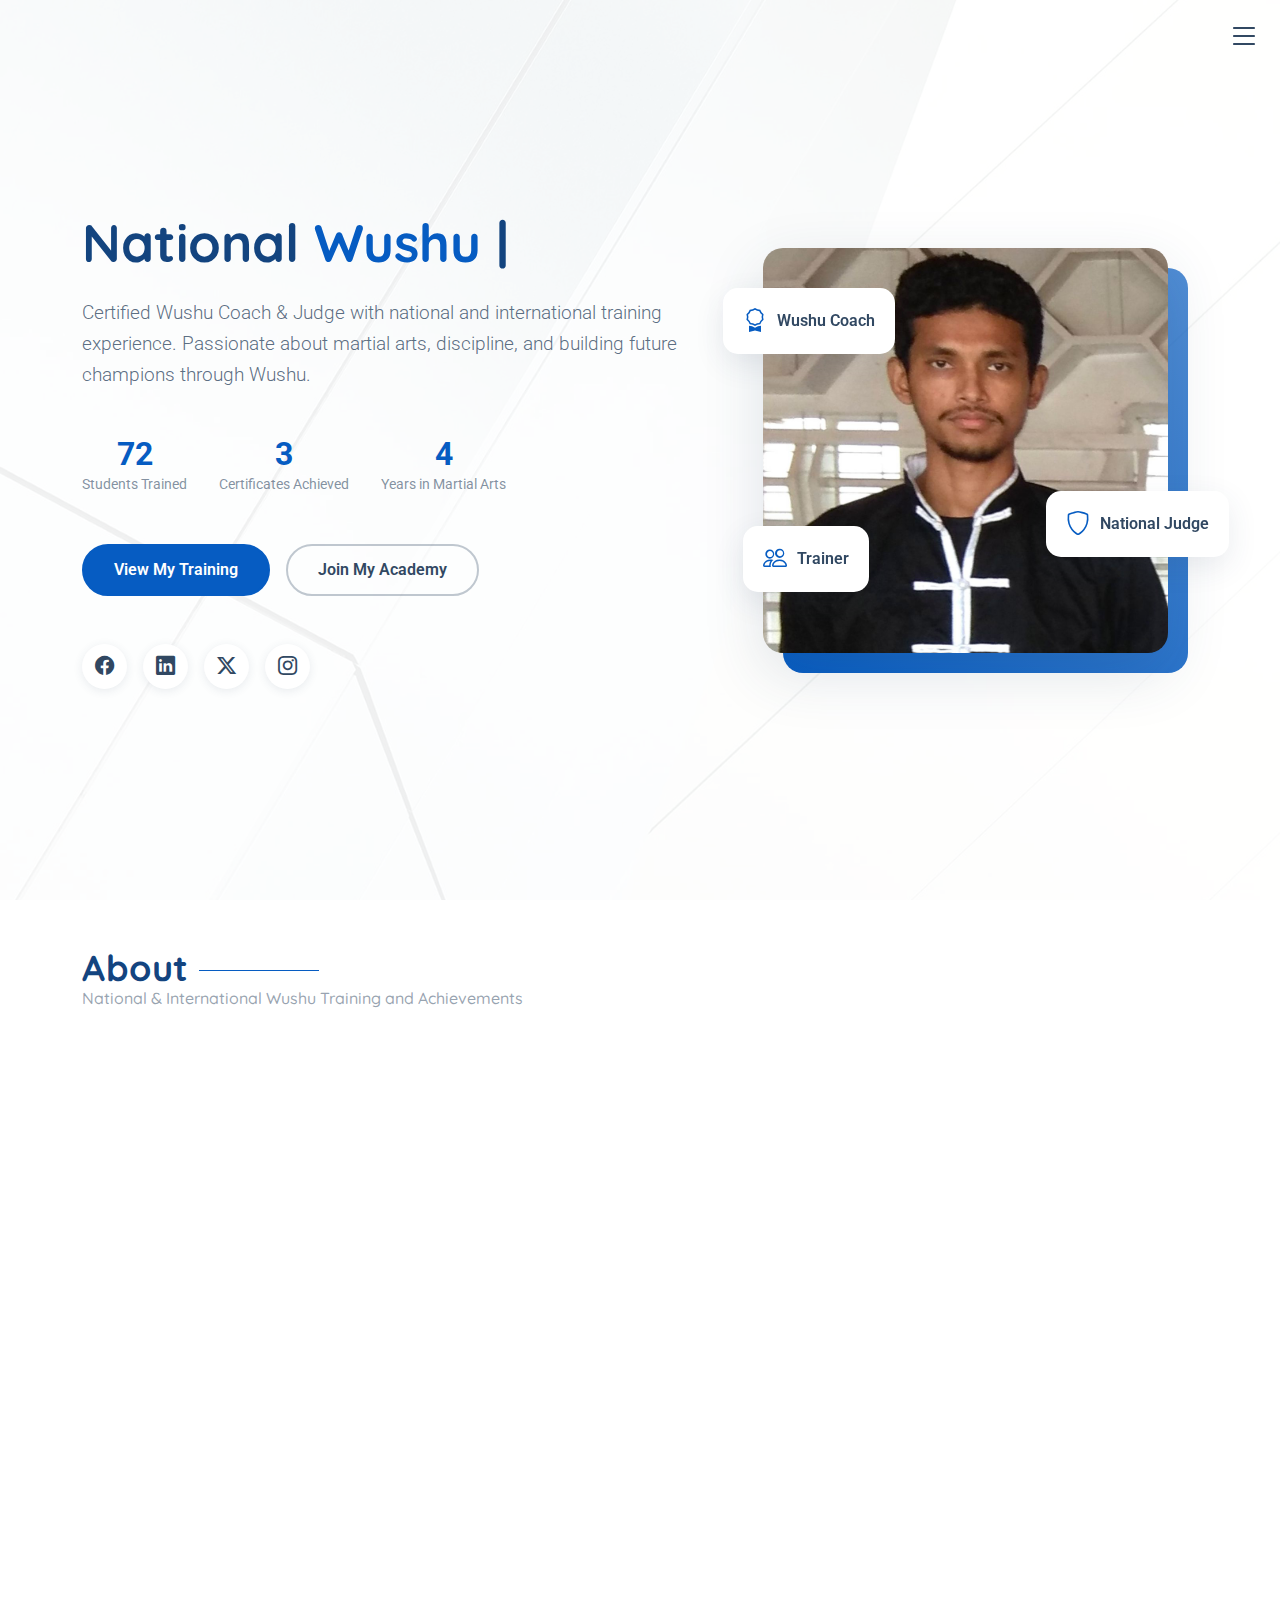
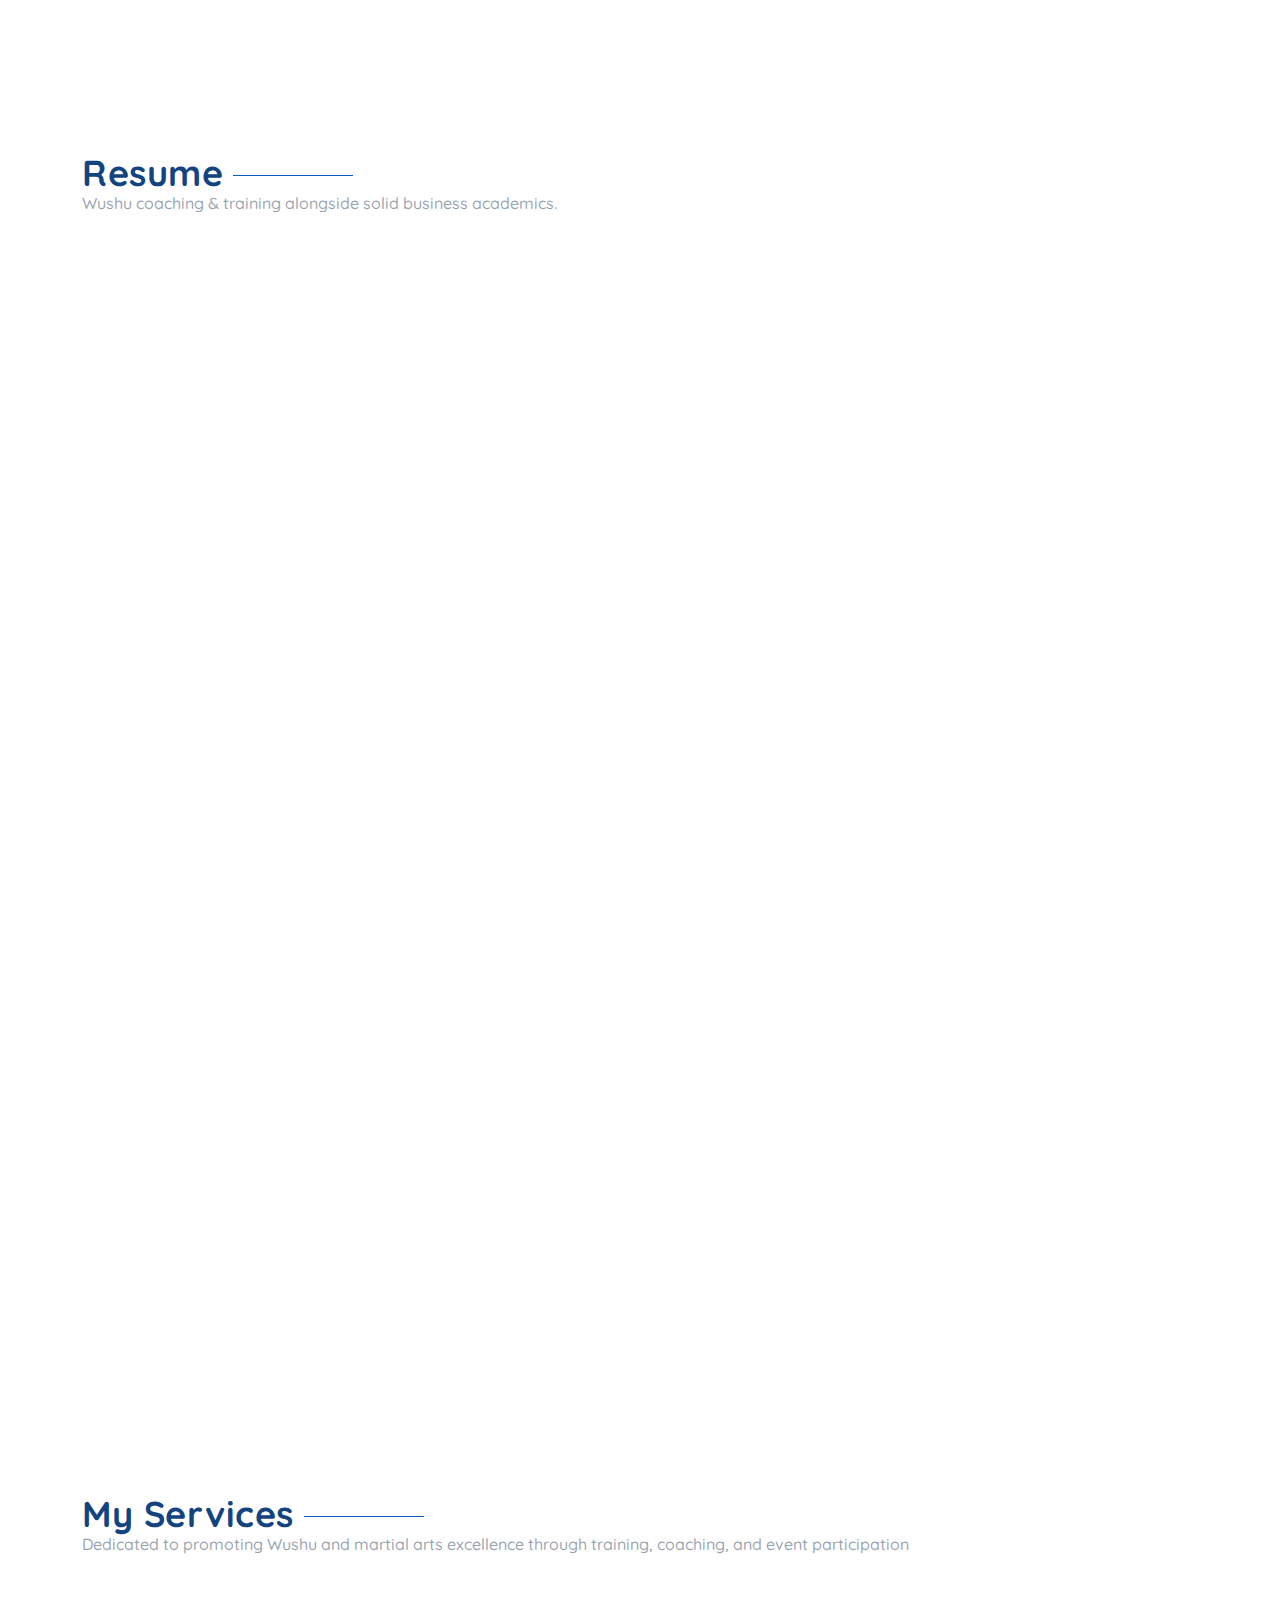
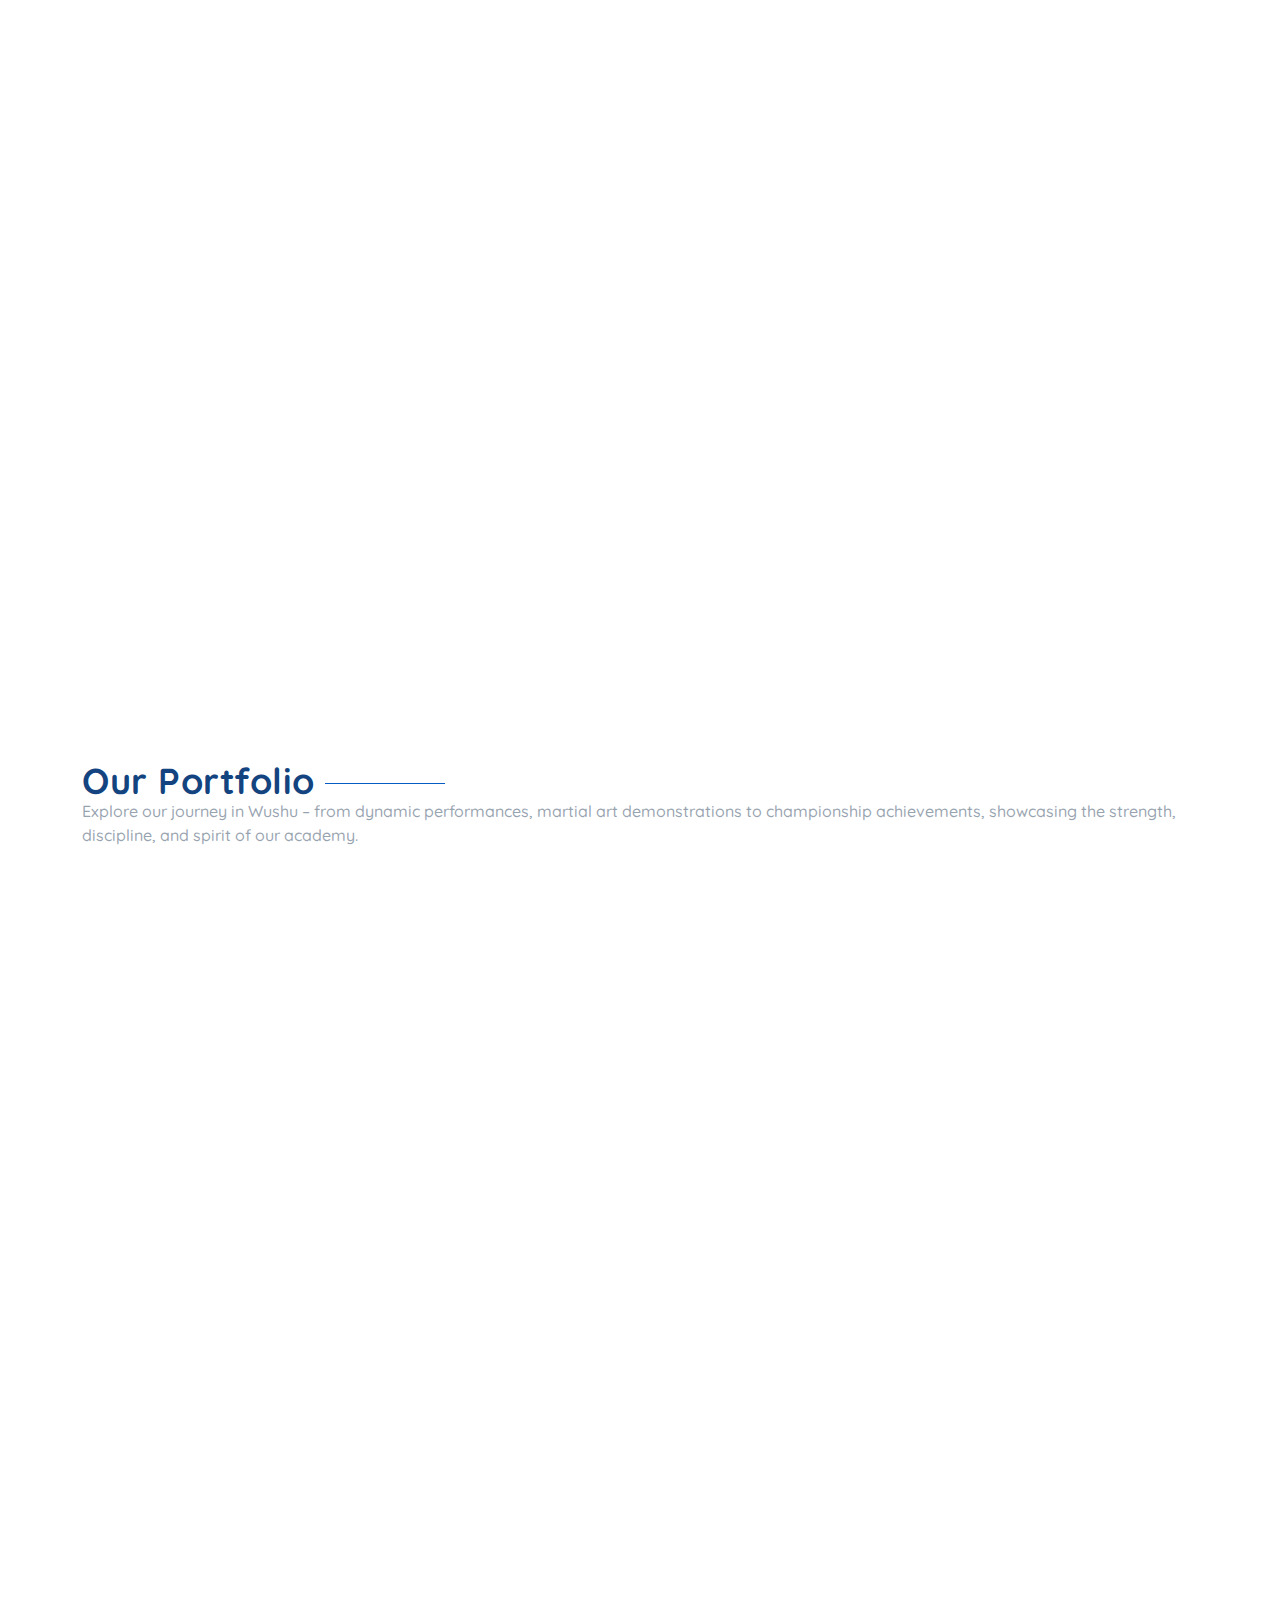
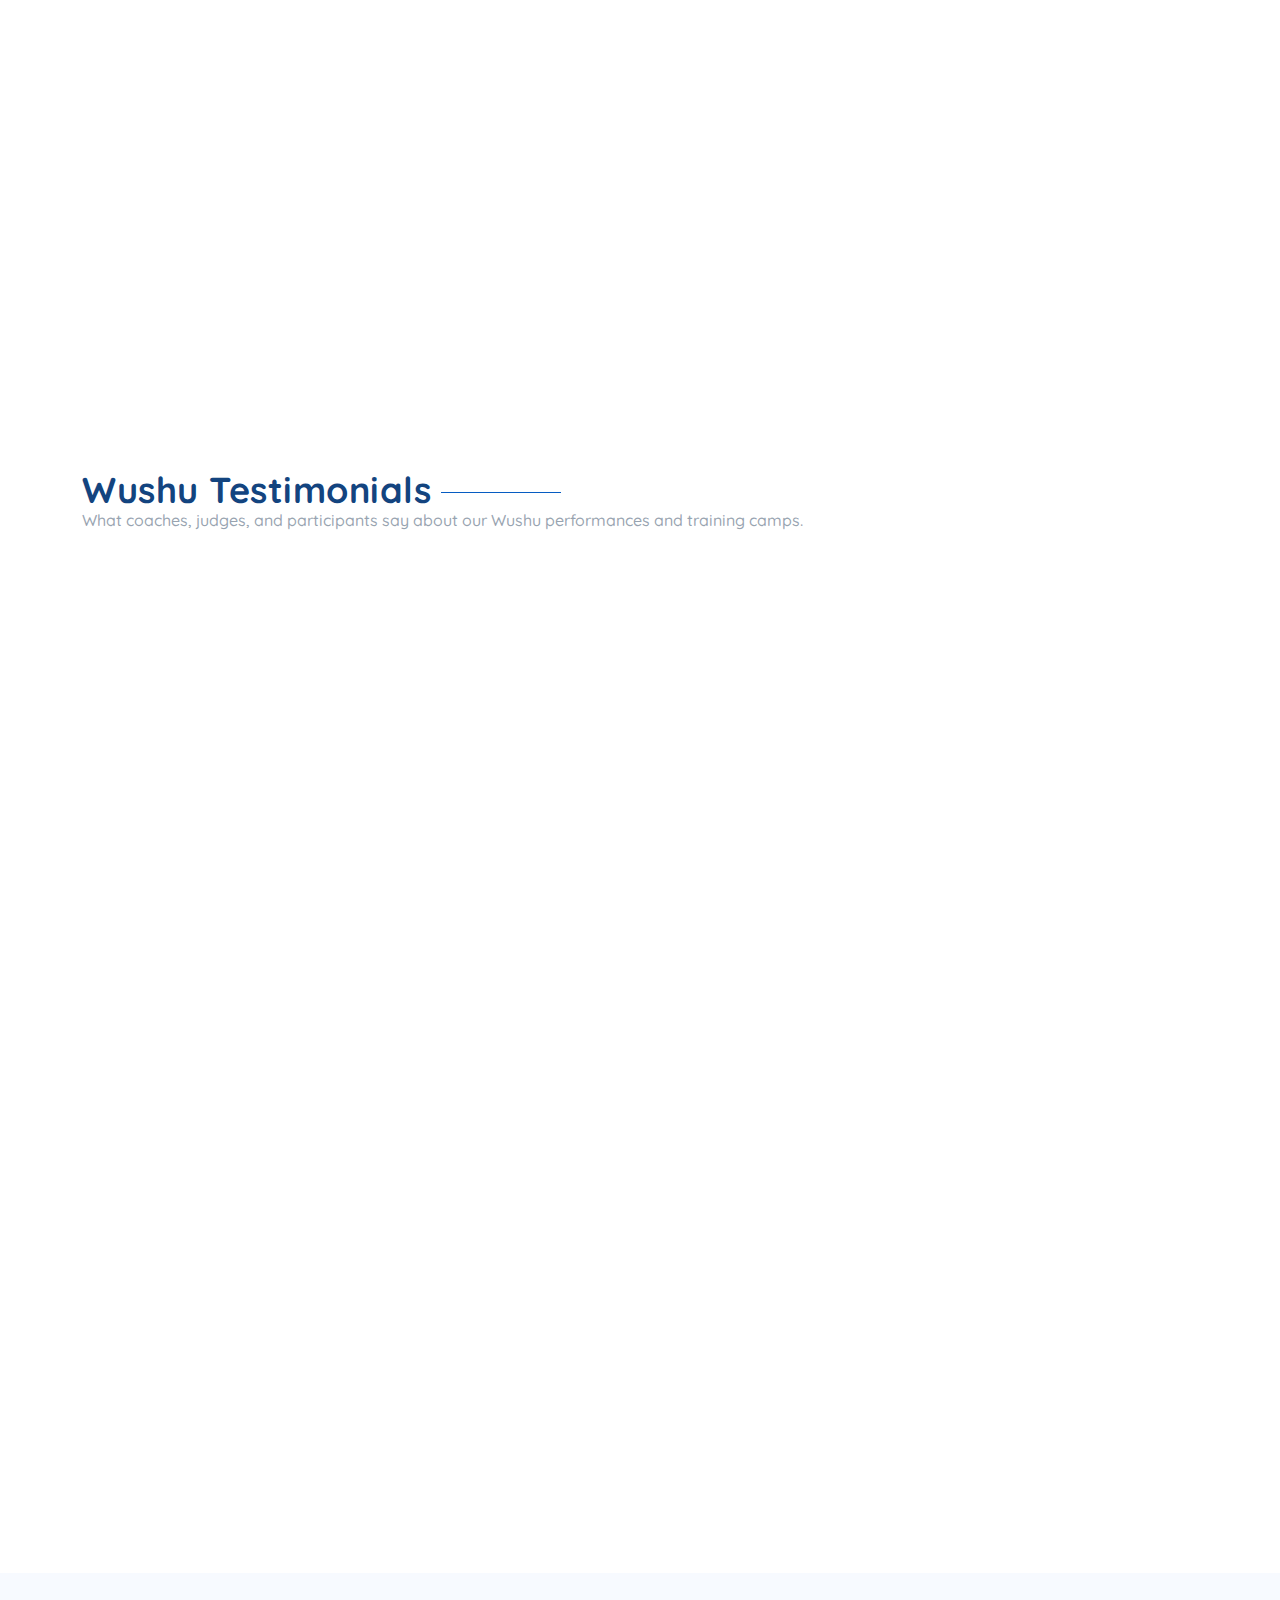
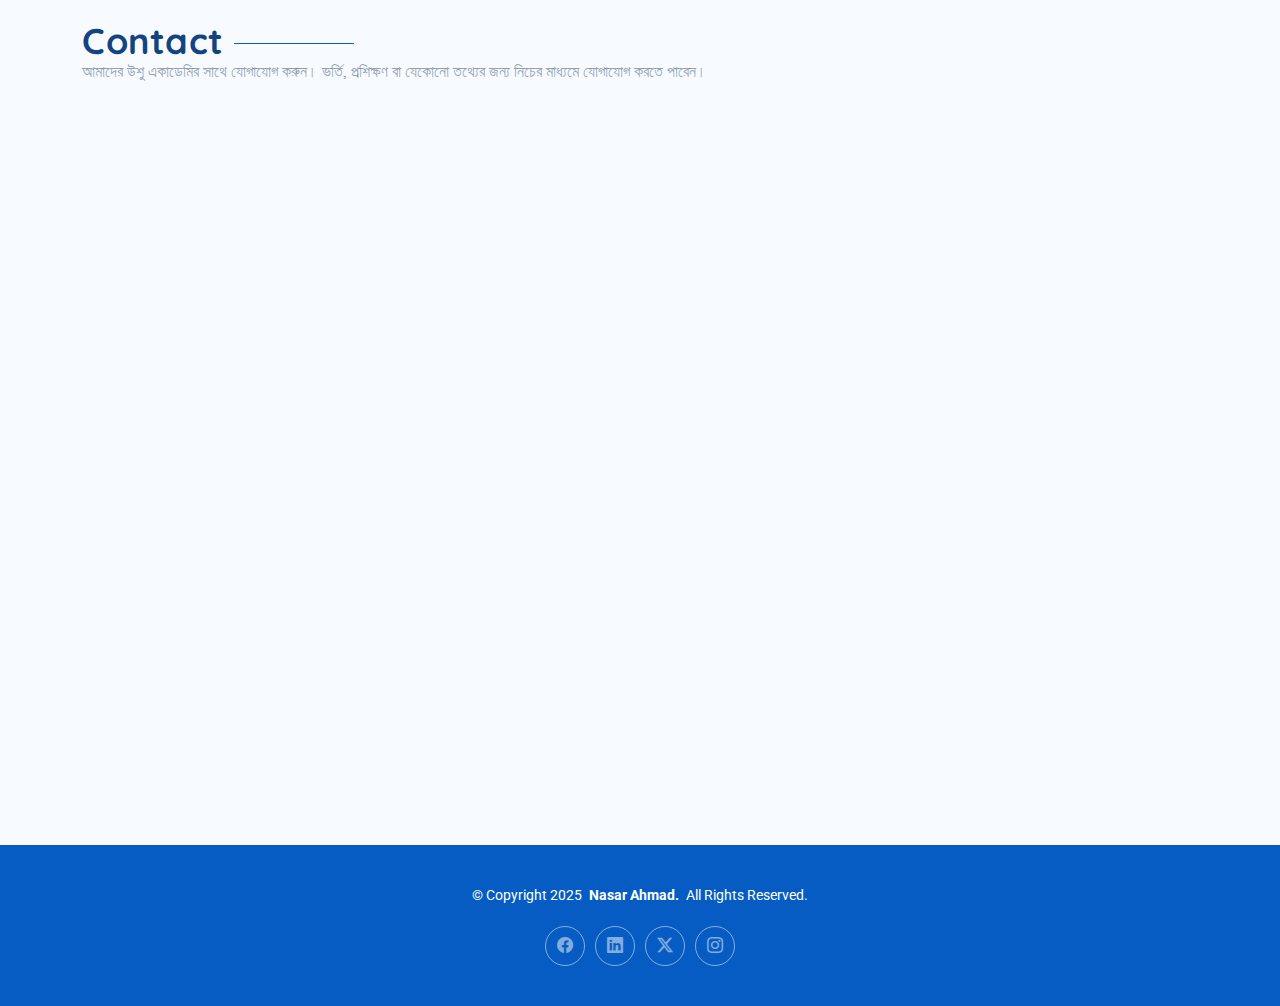
<file: index.html>
<!DOCTYPE html>
<html lang="en">

<head>
  <meta charset="utf-8">
  <meta content="width=device-width, initial-scale=1.0" name="viewport">
  <title>Index - Style Bootstrap Template</title>
  <meta name="description" content="">
  <meta name="keywords" content="">

  <!-- Favicons -->
  <link href="assets/img/favicon.png" rel="icon">
  <link href="assets/img/apple-touch-icon.png" rel="apple-touch-icon">

  <!-- Fonts -->
  <link href="https://fonts.googleapis.com" rel="preconnect">
  <link href="https://fonts.gstatic.com" rel="preconnect" crossorigin>
  <link
    href="https://fonts.googleapis.com/css2?family=Roboto:ital,wght@0,100;0,300;0,400;0,500;0,700;0,900;1,100;1,300;1,400;1,500;1,700;1,900&family=Open+Sans:ital,wght@0,300;0,400;0,500;0,600;0,700;0,800;1,300;1,400;1,500;1,600;1,700;1,800&family=Quicksand:wght@300;400;500;600;700&display=swap"
    rel="stylesheet">

  <!-- Vendor CSS Files -->
  <link href="assets/vendor/bootstrap/css/bootstrap.min.css" rel="stylesheet">
  <link href="assets/vendor/bootstrap-icons/bootstrap-icons.css" rel="stylesheet">
  <link href="assets/vendor/aos/aos.css" rel="stylesheet">
  <link href="assets/vendor/glightbox/css/glightbox.min.css" rel="stylesheet">
  <link href="assets/vendor/swiper/swiper-bundle.min.css" rel="stylesheet">

  <!-- Main CSS File -->
  <link href="assets/css/main.css" rel="stylesheet">

  <!-- =======================================================
  * Template Name: Style
  * Template URL: https://bootstrapmade.com/style-bootstrap-portfolio-template/
  * Updated: Jul 02 2025 with Bootstrap v5.3.7
  * Author: BootstrapMade.com
  * License: https://bootstrapmade.com/license/
  ======================================================== -->
</head>

<body class="index-page">

  <header id="header" class="header d-flex align-items-center fixed-top">
    <div class="container-fluid position-relative d-flex align-items-center justify-content-between">

      <a href="index.html" class="logo d-flex align-items-center">
        <!-- Uncomment the line below if you also wish to use an image logo -->
        <!-- <img src="assets/img/logo.webp" alt=""> -->
        <!-- Uncomment the line below if you also wish to use an text logo -->
        <!-- <h1 class="sitename">Style</h1>  -->
      </a>

      <nav id="navmenu" class="navmenu">

        <div class="profile-img">
          <img src="assets/img/profile/profile-square-1.webp" alt="" class="img-fluid rounded-circle">
        </div>

        <a href="index.html" class="logo d-flex align-items-center justify-content-center active">
          <!-- Uncomment the line below if you also wish to use an image logo -->
          <!-- <img src="assets/img/logo.webp" alt=""> -->
          <h1 class="sitename">Md Nasar Ahmad</h1>
        </a>

        <div class="social-links text-center">
          <a href="#" class="twitter"><i class="bi bi-twitter-x"></i></a>
          <a href="#" class="facebook"><i class="bi bi-facebook"></i></a>
          <a href="#" class="instagram"><i class="bi bi-instagram"></i></a>
          <a href="#" class="google-plus"><i class="bi bi-skype"></i></a>
          <a href="#" class="linkedin"><i class="bi bi-linkedin"></i></a>
        </div>

        <ul>
          <li><a href="#hero">Home</a></li>
          <li><a href="#about">About</a></li>
          <li><a href="#resume">Resume</a></li>
          <li><a href="#portfolio">Portfolio</a></li>
          <li><a href="#services">Services</a></li>
          <li class="dropdown"><a href="#"><span>Dropdown</span> <i class="bi bi-chevron-down toggle-dropdown"></i></a>
            <ul>
              <li><a href="#">Dropdown 1</a></li>
              <li class="dropdown"><a href="#"><span>Deep Dropdown</span> <i
                    class="bi bi-chevron-down toggle-dropdown"></i></a>
                <ul>
                  <li><a href="#">Deep Dropdown 1</a></li>
                  <li><a href="#">Deep Dropdown 2</a></li>
                  <li><a href="#">Deep Dropdown 3</a></li>
                  <li><a href="#">Deep Dropdown 4</a></li>
                  <li><a href="#">Deep Dropdown 5</a></li>
                </ul>
              </li>
              <li><a href="#">Dropdown 2</a></li>
              <li><a href="#">Dropdown 3</a></li>
              <li><a href="#">Dropdown 4</a></li>
            </ul>
          </li>
          <li><a href="#contact">Contact</a></li>
        </ul>
        <i class="mobile-nav-toggle d-xl-none bi bi-list"></i>
      </nav>

    </div>
  </header>

  <main class="main">

    <!-- Hero Section -->
    <section id="hero" class="hero section">

      <div class="container">
        <div class="row g-0 align-items-center">

          <div class="col-lg-7 hero-content" data-aos="fade-right" data-aos-delay="100">
            <div class="content-wrapper">
              <h1 class="hero-title">National <span class="typed"
                  data-typed-items="Wushu Coach, Judge, Trainer, Martial Artist"></span></h1>
              <p class="lead"> Certified Wushu Coach & Judge with national and international training experience.
                Passionate about martial arts, discipline, and building future champions through Wushu.</p>

              <div class="hero-stats" data-aos="fade-up" data-aos-delay="200">
                <div class="stat-item">
                  <span class="purecounter" data-purecounter-start="0" data-purecounter-end="200"
                    data-purecounter-duration="2">0</span>
                  <span class="stat-label">Students Trained</span>
                </div>
                <div class="stat-item">
                  <span class="purecounter" data-purecounter-start="0" data-purecounter-end="8"
                    data-purecounter-duration="2">0</span>
                  <span class="stat-label">Certificates Achieved</span>
                </div>
                <div class="stat-item">
                  <span class="purecounter" data-purecounter-start="0" data-purecounter-end="10"
                    data-purecounter-duration="2">0</span>
                  <span class="stat-label">Years in Martial Arts</span>
                </div>
              </div>

              <!-- CTA Buttons -->
              <div class="hero-actions" data-aos="fade-up" data-aos-delay="300">
                <a href="#portfolio" class="btn btn-primary">View My Training</a>
                <a href="#contact" class="btn btn-outline">Join My Academy</a>
              </div>

              <!-- Social Links -->
              <div class="social-links" data-aos="fade-up" data-aos-delay="400">
                <a href="https://www.facebook.com/nasar1998/"><i class="bi bi-facebook"></i></a>
                <a href="https://www.linkedin.com/in/nasar-ahmad98"><i class="bi bi-linkedin"></i></a>
                <a href="https://x.com/nasar_ydma"><i class="bi bi-twitter-x"></i></a>
                <a href="https://www.instagram.com/nasar8533/?hl=en"><i class="bi bi-instagram"></i></a>
              </div>
            </div>
          </div>

          <div class="col-lg-5 hero-image" data-aos="fade-left" data-aos-delay="200">
            <div class="image-container">
              <div class="floating-elements">
                <div class="floating-card card-1" data-aos="zoom-in" data-aos-delay="300">
                  <i class="bi bi-award"></i>
                  <span>Wushu Coach</span>
                </div>
                <div class="floating-card card-2" data-aos="zoom-in" data-aos-delay="400">
                  <i class="bi bi-shield"></i>
                  <span>National Judge</span>
                </div>
                <div class="floating-card card-3" data-aos="zoom-in" data-aos-delay="500">
                  <i class="bi bi-people"></i>
                  <span>Trainer</span>
                </div>
              </div>
              <img src="assets/img/profile/profile-square-1.webp" alt="Portfolio Hero"
                class="img-fluid hero-main-image">
              <div class="image-overlay"></div>
            </div>
          </div>
        </div>
      </div>

    </section><!-- /Hero Section -->



    <!-- About Section -->
    <section id="about" class="about section">

      <!-- Section Title -->
      <div class="container section-title">
        <h2>About</h2>
        <p>National & International Wushu Training and Achievements</p>
      </div><!-- End Section Title -->

      <div class="container" data-aos="fade-up" data-aos-delay="100">

        <div class="row align-items-center">

          <div class="col-lg-5" data-aos="fade-right" data-aos-delay="200">
            <div class="profile-image-wrapper">
              <div class="profile-image">
                <img src="assets/img/profile/profile-square-1.webp" alt="Profile" class="img-fluid">
              </div>
              <div class="signature-section">
                <img src="assets/img/misc/signature-1.jpg" alt="Signature" class="signature">
                <p class="quote">Building meaningful martial arts experiences through Wushu.</p>
              </div>
            </div>
          </div>

          <div class="col-lg-7" data-aos="fade-left" data-aos-delay="300">
            <div class="about-content">
              <div class="intro">
                <h2>Hi, I'm Md Nasar Ahmad - A Wushu Coach & Trainer</h2>
                <p>I have participated in several national and international Wushu training programs, camps, and talent
                  hunt competitions. Below is my journey of training and achievements.</p>
              </div>

              <!-- Skills Section (optional, তুমি চাইলে Wushu Skills বসাতে পারো) -->
              <div class="skills-grid">
                <div class="skill-item" data-aos="zoom-in" data-aos-delay="400">
                  <div class="skill-icon">
                    <i class="bi bi-award"></i>
                  </div>
                  <h4>National Level</h4>
                  <p>Coach & Judge Training, Talent Hunt</p>
                </div>
                <div class="skill-item" data-aos="zoom-in" data-aos-delay="450">
                  <div class="skill-icon">
                    <i class="bi bi-globe"></i>
                  </div>
                  <h4>International</h4>
                  <p>Bangladesh - China Youth Camp (Yunnan University)</p>
                </div>
                <div class="skill-item" data-aos="zoom-in" data-aos-delay="500">
                  <div class="skill-icon">
                    <i class="bi bi-activity"></i>
                  </div>
                  <h4>Martial Skills</h4>
                  <p>ChangQuan Belts & Duan Certification</p>
                </div>
              </div>

              <!-- Training Timeline -->
              <div class="journey-timeline" data-aos="fade-up" data-aos-delay="300">

                <div class="timeline-item">
                  <div class="year">2016</div>
                  <div class="description">Wushu Talent Hunt Training Program Final Round (Blue - 3rd Belt in ChangQuan)
                  </div>
                </div>

                <div class="timeline-item">
                  <div class="year">2016</div>
                  <div class="description">National Wushu Coach & Judges Training Course (Level-1)</div>
                </div>

                <div class="timeline-item">
                  <div class="year">2017</div>
                  <div class="description">National Wushu Coach & Judge Training Course (Level-2)</div>
                </div>

                <div class="timeline-item">
                  <div class="year">2017</div>
                  <div class="description">Wushu Talent Hunt Training Program Final Round (Red - 4th Belt in ChangQuan)
                  </div>
                </div>

                <div class="timeline-item">
                  <div class="year">2018</div>
                  <div class="description">Wushu Coaches Certificate Course (BKSP) – Achieved Grade: A</div>
                </div>

                <div class="timeline-item">
                  <div class="year">2018</div>
                  <div class="description">Bangladesh–China Youth Camp (Yunnan University, China) – Language & Culture
                    Exchange</div>
                </div>

                <div class="timeline-item">
                  <div class="year">2019</div>
                  <div class="description">National Wushu Judges Training Course (Reg. No- NWUJT-2019/064)</div>
                </div>

                <div class="timeline-item">
                  <div class="year">2021</div>
                  <div class="description">National Wushu Duan Training Course – Duan-1</div>
                </div>

              </div>

              <div class="cta-section" data-aos="fade-up" data-aos-delay="400">
                <div class="fun-fact">
                  <span class="emoji">🥋</span>
                  <span class="text">Dedicated to spreading Wushu & Martial Arts in Bangladesh</span>
                </div>
                <div class="action-buttons">
                  <a href="#portfolio" class="btn btn-primary">View My Work</a>
                  <a href="#" class="btn btn-outline">Download Resume</a>
                </div>
              </div>

            </div>
          </div>

        </div>

      </div>

    </section><!-- /About Section -->


    <!-- Skills Section -->
    <section id="skills" class="skills section">

      <div class="container" data-aos="fade-up" data-aos-delay="100">

        <div class="row">
          <div class="col-lg-8">
            <div class="skills-grid">
              <div class="row g-4">

                <!-- Chang Quan -->
                <div class="col-md-6" data-aos="flip-left" data-aos-delay="200">
                  <div class="skill-card">
                    <div class="skill-header">
                      <i class="bi bi-yin-yang"></i>
                      <h3>Chang Quan (Long Fist)</h3>
                    </div>
                    <div class="skills-animation">
                      <div class="skill-item">
                        <div class="skill-info">
                          <span class="skill-name">Flexibility & Stamina</span>
                          <span class="skill-percentage">90%</span>
                        </div>
                        <div class="skill-bar progress">
                          <div class="progress-bar" role="progressbar" aria-valuenow="95" aria-valuemin="0"
                            aria-valuemax="100"></div>
                        </div>
                      </div>

                      <div class="skill-item">
                        <div class="skill-info">
                          <span class="skill-name">Speed & Agility</span>
                          <span class="skill-percentage">85%</span>
                        </div>
                        <div class="skill-bar progress">
                          <div class="progress-bar" role="progressbar" aria-valuenow="88" aria-valuemin="0"
                            aria-valuemax="100"></div>
                        </div>
                      </div>

                      <div class="skill-item">
                        <div class="skill-info">
                          <span class="skill-name">Kicks & Acrobatics</span>
                          <span class="skill-percentage">88%</span>
                        </div>
                        <div class="skill-bar progress">
                          <div class="progress-bar" role="progressbar" aria-valuenow="82" aria-valuemin="0"
                            aria-valuemax="100"></div>
                        </div>
                      </div>
                    </div>
                  </div><!-- End Chang Quan -->
                </div>

                <!-- Gunshu -->
                <div class="col-md-6" data-aos="flip-left" data-aos-delay="300">
                  <div class="skill-card">
                    <div class="skill-header">
                      <i class="bi bi-slash-lg"></i>
                      <h3>Gunshu (Cudgel/Staff)</h3>
                    </div>
                    <div class="skills-animation">
                      <div class="skill-item">
                        <div class="skill-info">
                          <span class="skill-name">Strength & Endurance</span>
                          <span class="skill-percentage">88%</span>
                        </div>
                        <div class="skill-bar progress">
                          <div class="progress-bar" role="progressbar" aria-valuenow="78" aria-valuemin="0"
                            aria-valuemax="100"></div>
                        </div>
                      </div>

                      <div class="skill-item">
                        <div class="skill-info">
                          <span class="skill-name">Defense Skills</span>
                          <span class="skill-percentage">84%</span>
                        </div>
                        <div class="skill-bar progress">
                          <div class="progress-bar" role="progressbar" aria-valuenow="75" aria-valuemin="0"
                            aria-valuemax="100"></div>
                        </div>
                      </div>
                    </div>
                  </div><!-- End Gunshu -->
                </div>

                <!-- Daoshu -->
                <div class="col-md-6" data-aos="flip-left" data-aos-delay="400">
                  <div class="skill-card">
                    <div class="skill-header">
                      <i class="bi bi-palette2"></i>
                      <h3>Daoshu (Broadsword)</h3>
                    </div>
                    <div class="skills-animation">
                      <div class="skill-item">
                        <div class="skill-info">
                          <span class="skill-name">Weapon Handling</span>
                          <span class="skill-percentage">89%</span>
                        </div>
                        <div class="skill-bar progress">
                          <div class="progress-bar" role="progressbar" aria-valuenow="85" aria-valuemin="0"
                            aria-valuemax="100"></div>
                        </div>
                      </div>

                      <div class="skill-item">
                        <div class="skill-info">
                          <span class="skill-name">Power & Precision</span>
                          <span class="skill-percentage">85%</span>
                        </div>
                        <div class="skill-bar progress">
                          <div class="progress-bar" role="progressbar" aria-valuenow="70" aria-valuemin="0"
                            aria-valuemax="100"></div>
                        </div>
                      </div>

                      <div class="skill-item">
                        <div class="skill-info">
                          <span class="skill-name">Offensive Techniques</span>
                          <span class="skill-percentage">80%</span>
                        </div>
                        <div class="skill-bar progress">
                          <div class="progress-bar" role="progressbar" aria-valuenow="68" aria-valuemin="0"
                            aria-valuemax="100"></div>
                        </div>
                      </div>
                    </div>
                  </div><!-- End Daoshu -->
                </div>

                <!-- Jianshu -->
                <div class="col-md-6" data-aos="flip-left" data-aos-delay="500">
                  <div class="skill-card">
                    <div class="skill-header">
                      <i class="bi bi-lightning-charge"></i>
                      <h3>Jianshu (Straight Sword)</h3>
                    </div>
                    <div class="skills-animation">
                      <div class="skill-item">
                        <div class="skill-info">
                          <span class="skill-name">Elegance & Grace</span>
                          <span class="skill-percentage">87%</span>
                        </div>
                        <div class="skill-bar progress">
                          <div class="progress-bar" role="progressbar" aria-valuenow="76" aria-valuemin="0"
                            aria-valuemax="100"></div>
                        </div>
                      </div>

                      <div class="skill-item">
                        <div class="skill-info">
                          <span class="skill-name">Control & Accuracy</span>
                          <span class="skill-percentage">83%</span>
                        </div>
                        <div class="skill-bar progress">
                          <div class="progress-bar" role="progressbar" aria-valuenow="73" aria-valuemin="0"
                            aria-valuemax="100"></div>
                        </div>
                      </div>

                      <div class="skill-item">
                        <div class="skill-info">
                          <span class="skill-name">Footwork</span>
                          <span class="skill-percentage">82%</span>
                        </div>
                        <div class="skill-bar progress">
                          <div class="progress-bar" role="progressbar" aria-valuenow="90" aria-valuemin="0"
                            aria-valuemax="100"></div>
                        </div>
                      </div>
                    </div>
                  </div><!-- End Jianshu -->
                </div>

                <!-- Taijiquan -->
                <!-- <div class="col-md-6" data-aos="flip-left" data-aos-delay="300">
                  <div class="skill-card">
                    <div class="skill-header">
                      <i class="bi bi-wind"></i>
                      <h3>Taijiquan (Tai Chi Chuan)</h3>
                    </div>
                    <div class="skills-animation">
                      <div class="skill-item">
                        <div class="skill-info">
                          <span class="skill-name">Balance & Stability</span>
                          <span class="skill-percentage">92%</span>
                        </div>
                        <div class="skill-bar progress">
                          <div class="progress-bar" role="progressbar" aria-valuenow="78" aria-valuemin="0"
                            aria-valuemax="100"></div>
                        </div>
                      </div>

                      <div class="skill-item">
                        <div class="skill-info">
                          <span class="skill-name">Breathing Control</span>
                          <span class="skill-percentage">88%</span>
                        </div>
                        <div class="skill-bar progress">
                          <div class="progress-bar" role="progressbar" aria-valuenow="75" aria-valuemin="0"
                            aria-valuemax="100"></div>
                        </div>
                      </div>

                      <div class="skill-item">
                        <div class="skill-info">
                          <span class="skill-name">Fluid Movements</span>
                          <span class="skill-percentage">86%</span>
                        </div>
                        <div class="skill-bar progress">
                          <div class="progress-bar" role="progressbar" aria-valuenow="72" aria-valuemin="0"
                            aria-valuemax="100"></div>
                        </div>
                      </div>
                    </div>
                  </div>
                </div> -->


              </div>
            </div>
          </div>

          <div class="col-lg-4">
            <div class="skills-summary" data-aos="fade-left" data-aos-delay="200">
              <h3>Wushu Taolu Expertise</h3>
              <p>With years of training and dedication, I have developed strong skills across multiple Taolu
                disciplines. Each style emphasizes different aspects of martial arts, from explosive acrobatics to
                graceful weapon mastery, creating a complete balance of strength, speed, and control.</p>

              <div class="summary-stats">
                <div class="stat-item" data-aos="zoom-in" data-aos-delay="300">
                  <div class="stat-circle">
                    <i class="bi bi-trophy"></i>
                  </div>
                  <div class="stat-info">
                    <span class="stat-number">10+</span>
                    <span class="stat-label">Years of Training</span>
                  </div>
                </div>

                <div class="stat-item" data-aos="zoom-in" data-aos-delay="400">
                  <div class="stat-circle">
                    <i class="bi bi-diagram-3"></i>
                  </div>
                  <div class="stat-info">
                    <span class="stat-number">10+</span>
                    <span class="stat-label">Competitions</span>
                  </div>
                </div>

                <div class="stat-item" data-aos="zoom-in" data-aos-delay="500">
                  <div class="stat-circle">
                    <i class="bi bi-people"></i>
                  </div>
                  <div class="stat-info">
                    <span class="stat-number">Multiple</span>
                    <span class="stat-label">Medal Achievements</span>
                  </div>
                </div>
              </div>

              <div class="skills-badges" data-aos="fade-up" data-aos-delay="600">
                <h4>Specializations</h4>
                <div class="badge-list">
                  <div class="skill-badge">Chang Quan Specialist</div>
                  <div class="skill-badge">Certified in Taijiquan</div>
                  <div class="skill-badge">Daoshu & Jianshu Expert</div>
                  <div class="skill-badge">Mastery of Gunshu</div>
                </div>
              </div>
            </div><!-- End Skills Summary -->
          </div>
        </div>

      </div>

    </section><!-- /Skills Section -->



    <!-- Resume Section -->
    <section id="resume" class="resume section">

      <!-- Section Title -->
      <div class="container section-title">
        <h2>Resume</h2>
        <p>Wushu coaching & training alongside solid business academics.</p>
      </div><!-- End Section Title -->

      <div class="container" data-aos="fade-up" data-aos-delay="100">

        <div class="row">
          <!-- Left: Professional Journey -->
          <div class="col-lg-6" data-aos="fade-right" data-aos-delay="200">
            <div class="experience-section">
              <div class="section-header">
                <h2><i class="bi bi-briefcase"></i> Professional Journey</h2>
                <p class="section-subtitle">
                  Coaching, judging and Taolu training initiatives with a focus on discipline, performance and athlete
                  growth.
                </p>
              </div>

              <div class="experience-cards">

                <!-- Youth Camp -->
                <div class="experience-card" data-aos="zoom-in" data-aos-delay="200">
                  <div class="card-header">
                    <div class="role-info">
                      <h3>Bangladesh to China Youth Camp</h3>
                      <h4>kunming china</h4>
                    </div>
                    <span class="duration">2018</span>
                  </div>
                  <div class="card-body">
                    <ul class="achievements">
                      <li>Represented Bangladesh in an international youth Wushu program</li>
                      <li>Practiced with Chinese masters and gained advanced training</li>
                      <li>Performed stage demonstrations in Wushu disciplines</li>
                      <li>Specialized practice in <strong>Kongfu Shan, Daoshu, Changquan, Tai Chi</strong></li>
                      <li>Learned cross-cultural martial arts exchange and teamwork</li>
                    </ul>
                  </div>
                </div>


                <!-- BKSP Training -->
                <div class="experience-card" data-aos="zoom-in" data-aos-delay="250">
                  <div class="card-header">
                    <div class="role-info">
                      <h3>BKSP Training Program</h3>
                      <h4>Bangladesh Krira Shikkha Protishtan</h4>
                    </div>
                    <span class="duration">2018</span>
                  </div>
                  <div class="card-body">
                    <ul class="achievements">
                      <li>Specialized training under national-level coaches</li>
                      <li>Improved performance in Taolu routines</li>
                      <li>Introduced to advanced Wushu techniques</li>
                    </ul>
                  </div>
                </div>

                <!-- 2019 Judges Training -->
                <div class="experience-card" data-aos="zoom-in" data-aos-delay="300">
                  <div class="card-header">
                    <div class="role-info">
                      <h3>Judges Training Program</h3>
                      <h4>Bangladesh Wushu Federation</h4>
                    </div>
                    <span class="duration">2019</span>
                  </div>
                  <div class="card-body">
                    <ul class="achievements">
                      <li>Completed Judges Training certification</li>
                      <li>Learned Taolu scoring & evaluation system</li>
                      <li>Actively participated in official competitions as Judge</li>
                    </ul>
                  </div>
                </div>

                <!-- 2021 Duan-1 -->
                <div class="experience-card" data-aos="zoom-in" data-aos-delay="400">
                  <div class="card-header">
                    <div class="role-info">
                      <h3>Duan-1 Certification</h3>
                      <h4>Bangladesh Wushu Federation</h4>
                    </div>
                    <span class="duration">2021</span>
                  </div>
                  <div class="card-body">
                    <ul class="achievements">
                      <li>Certified Duan-1 Wushu professional</li>
                      <li>Specialized in Chang Quan, Taijiquan, and weapon forms</li>
                      <li>Qualified to coach & mentor beginner and intermediate athletes</li>
                    </ul>
                  </div>
                </div>

              </div>
            </div>
          </div>
          <!-- End Professional Journey -->



          <!-- Right: Academic Excellence (UPDATED) -->
          <div class="col-lg-6" data-aos="fade-left" data-aos-delay="200">
            <div class="education-section">
              <div class="section-header">
                <h2><i class="bi bi-mortarboard"></i> Academic Excellence</h2>
                <p class="section-subtitle">
                  Business-focused education aligned with digital marketing & growth strategies.
                </p>
              </div>

              <div class="education-timeline">
                <div class="timeline-track"></div>

                <!-- BBS -->
                <div class="education-item" data-aos="slide-up" data-aos-delay="300">
                  <div class="timeline-marker"></div>
                  <div class="education-content">
                    <div class="degree-header">
                      <h3>Bachelor of Business Studies (BBS)</h3>
                      <span class="year">2022 – Present</span>
                    </div>
                    <h4 class="institution">Hajiganj Model Govt College</h4>
                    <p>
                      Building fundamentals in business & marketing with emphasis on digital advertising,
                      market research, and Meta platform strategies for growth.
                    </p>
                    <ul class="achievements">
                      <li>Coursework: Marketing Management, Accounting, Business Statistics</li>
                      <li>Projects: Digital campaign case studies & market analysis</li>
                      <li>Activities: Business/Entrepreneurship club (member)</li>
                    </ul>
                  </div>
                </div>

                <!-- HSC -->
                <div class="education-item" data-aos="slide-up" data-aos-delay="380">
                  <div class="timeline-marker"></div>
                  <div class="education-content">
                    <div class="degree-header">
                      <h3>Higher Secondary Certificate (HSC) — Business Studies</h3>
                      <span class="year">2019 – 2021</span>
                    </div>
                    <h4 class="institution">City Model College, Dhaka</h4>
                    <p>
                      Focused on marketing & management; developed analytical thinking and interest in
                      digital strategies for brand growth.
                    </p>
                    <ul class="achievements">
                      <li>Clubs: Debate/Presentation events (participant)</li>
                      <li>Mini projects on branding & consumer behavior</li>
                    </ul>
                  </div>
                </div>

                <!-- SSC -->
                <div class="education-item" data-aos="slide-up" data-aos-delay="460">
                  <div class="timeline-marker"></div>
                  <div class="education-content">
                    <div class="degree-header">
                      <h3>Secondary School Certificate (SSC)</h3>
                      <span class="year">2018 – 2019</span>
                    </div>
                    <h4 class="institution">HR Model School, Dhaka</h4>
                    <p>
                      Strengthened foundations in Mathematics & Accounting; active in co-curriculars.
                    </p>
                    <ul class="achievements">
                      <li>Activities: IT/Cultural club & sports (participant)</li>
                      <li>Interests formed: discipline, teamwork & leadership through sports/Wushu</li>
                    </ul>
                  </div>
                </div>

              </div>
            </div>
          </div>
          <!-- End Right -->

        </div>

      </div>

    </section><!-- /Resume Section -->



    <!-- Services Section -->
    <section id="services" class="services section">

      <!-- Section Title -->
      <div class="container section-title">
        <h2>My Services</h2>
        <p>Dedicated to promoting Wushu and martial arts excellence through training, coaching, and event participation
        </p>
      </div>

      <div class="container" data-aos="fade-up" data-aos-delay="100">
        <div class="row g-4">

          <!-- Card 1 -->
          <div class="col-lg-4 col-md-6" data-aos="fade-up" data-aos-delay="100">
            <div class="service-item">
              <div class="icon">
                <i class="bi bi-people"></i>
              </div>
              <h3>Wushu Training</h3>
              <p>Beginner to advanced training in Taolu, Sanda, and traditional forms like Changquan, Daoshu, and Tai
                Chi.</p>
            </div>
          </div>

          <!-- Card 2 -->
          <div class="col-lg-4 col-md-6" data-aos="fade-up" data-aos-delay="200">
            <div class="service-item">
              <div class="icon">
                <i class="bi bi-trophy"></i>
              </div>
              <h3>Competition Coaching</h3>
              <p>Guiding athletes to perform in national & international Wushu competitions with proper techniques and
                discipline.</p>
            </div>
          </div>

          <!-- Card 3 -->
          <div class="col-lg-4 col-md-6" data-aos="fade-up" data-aos-delay="300">
            <div class="service-item">
              <div class="icon">
                <i class="bi bi-mic"></i>
              </div>
              <h3>Stage Performances</h3>
              <p>Choreographed martial arts performances and cultural demonstrations for events and special programs.
              </p>
            </div>
          </div>

          <!-- Card 4 -->
          <div class="col-lg-4 col-md-6" data-aos="fade-up" data-aos-delay="400">
            <div class="service-item">
              <div class="icon">
                <i class="bi bi-shield-check"></i>
              </div>
              <h3>Judging & Certification</h3>
              <p>Certified Wushu Judge (since 2019) – providing fair judgment and contributing to athlete development.
              </p>
            </div>
          </div>

          <!-- Card 5 -->
          <div class="col-lg-4 col-md-6" data-aos="fade-up" data-aos-delay="500">
            <div class="service-item">
              <div class="icon">
                <i class="bi bi-book"></i>
              </div>
              <h3>Workshops & Camps</h3>
              <p>Conducting youth training camps, fitness workshops, and martial arts awareness programs across the
                country.</p>
            </div>
          </div>

          <!-- Card 6 -->
          <div class="col-lg-4 col-md-6" data-aos="fade-up" data-aos-delay="600">
            <div class="service-item">
              <div class="icon">
                <i class="bi bi-heart-pulse"></i>
              </div>
              <h3>Fitness & Self-Defense</h3>
              <p>Personalized training sessions focusing on physical fitness, discipline, and self-defense techniques.
              </p>
            </div>
          </div>

        </div>
      </div>
    </section>
    <!-- /Services Section -->










    <!-- Portfolio Section -->
    <section id="portfolio" class="portfolio section">


      <!-- Section Title -->
      <div class="container section-title">
        <h2>Our Portfolio</h2>
        <p>Explore our journey in Wushu – from dynamic performances, martial art demonstrations to championship
          achievements, showcasing the strength, discipline, and spirit of our academy.</p>
      </div><!-- End Section Title -->


      <div class="container-fluid" data-aos="fade-up" data-aos-delay="100">

        <div class="isotope-layout" data-default-filter="*" data-layout="masonry" data-sort="original-order">

          <ul class="portfolio-filters isotope-filters" data-aos="fade-up" data-aos-delay="200">
            <li data-filter="*" class="filter-active">
              <i class="bi bi-grid-3x3"></i> All
            </li>
            <li data-filter=".filter-ui">
              China
            </li>
            <li data-filter=".filter-development">
              Events
            </li>
            <li data-filter=".filter-photography">
              Traning
            </li>
            <li data-filter=".filter-marketing">
              Others
            </li>
          </ul>

          <div class="row g-4 isotope-container" data-aos="fade-up" data-aos-delay="300">
<!-- China -->
            <div class="col-xl-3 col-lg-4 col-md-6 portfolio-item isotope-item filter-ui">
              <article class="portfolio-entry">
                <figure class="entry-image">
                  <img src="assets/img/portfolio/wushu-china-01.jpg" class="img-fluid" alt="" loading="lazy">
                  <div class="entry-overlay">
                    <div class="overlay-content">
                      <div class="entry-meta">Bangladesh-China Youth Camp-2018</div>
                      <h3 class="entry-title">Wushu Demonstration</h3>
                      <div class="entry-links">
                        <a href="assets/img/portfolio/wushu-china-01.jpg" class="glightbox"
                          data-gallery="portfolio-gallery-ui"
                          data-glightbox="title: Wushu Demonstration; description: বাংলাদেশ-চায়না ইউথ ক্যাম্প-২০১৮, ইউনান ইউনিভার্সিটি, চীন। স্টেজ পারফরমেন্সে অংশগ্রহন করি আমি, বিকেএসপি থেকে তানজিম হাসান অনয় এবং চায়নিজ মাস্টার ও তার ছাত্ররা।">
                          <i class="bi bi-arrows-angle-expand"></i>
                        </a>
                        <a href="./portfolio-details/China-portfolio-details.html">
                          <i class="bi bi-arrow-right"></i>
                        </a>
                      </div>
                    </div>
                  </div>
                </figure>
              </article>
            </div><!-- End Portfolio Item -->

            <div class="col-xl-3 col-lg-4 col-md-6 portfolio-item isotope-item filter-ui">
              <article class="portfolio-entry">
                <figure class="entry-image">
                  <img src="assets/img/portfolio/wushu-china-02.jpg" class="img-fluid" alt="" loading="lazy">
                  <div class="entry-overlay">
                    <div class="overlay-content">
                      <div class="entry-meta">Bangladesh-China Youth Camp-2018</div>
                      <h3 class="entry-title">Wushu Style</h3>
                      <div class="entry-links">
                        <a href="assets/img/portfolio/wushu-china-02.jpg" class="glightbox"
                          data-gallery="portfolio-gallery-ui"
                          data-glightbox="title: Wushu Style; description: বাংলাদেশ-চায়না ইউথ ক্যাম্প-২০১৮, ইউনান ইউনিভার্সিটি, চীন। স্টেজ পারফরমেন্স এর জন্য প্রস্তুতি।">
                          <i class="bi bi-arrows-angle-expand"></i>
                        </a>
                        <a href="./portfolio-details/China-portfolio-details.html">
                          <i class="bi bi-arrow-right"></i>
                        </a>
                      </div>
                    </div>
                  </div>
                </figure>
              </article>
            </div><!-- End Portfolio Item -->

            <div class="col-xl-3 col-lg-4 col-md-6 portfolio-item isotope-item filter-ui">
              <article class="portfolio-entry">
                <figure class="entry-image">
                  <img src="assets/img/portfolio/wushu-china-03.jpg" class="img-fluid" alt="" loading="lazy">
                  <div class="entry-overlay">
                    <div class="overlay-content">
                      <div class="entry-meta">Bangladesh-China Youth Camp-2018</div>
                      <h3 class="entry-title">Taijiquan</h3>
                      <div class="entry-links">
                        <a href="assets/img/portfolio/wushu-china-03.jpg" class="glightbox"
                          data-gallery="portfolio-gallery-ui"
                          data-glightbox="title: Taijiquan; description: বাংলাদেশ-চায়না ইউথ ক্যাম্প-২০১৮, ইউনান ইউনিভার্সিটি, চীন। স্টেজ পারফরমেন্সে অংশগ্রহন করি আমি ও বিকেএসপি থেকে তানজিম হাসান অনয়।">
                          <i class="bi bi-arrows-angle-expand"></i>
                        </a>
                        <a href="./portfolio-details/China-portfolio-details.html">
                          <i class="bi bi-arrow-right"></i>
                        </a>
                      </div>
                    </div>
                  </div>
                </figure>
              </article>
            </div><!-- End Portfolio Item -->
<!-- Events -->
            <div class="col-xl-3 col-lg-4 col-md-6 portfolio-item isotope-item filter-development">
              <article class="portfolio-entry">
                <figure class="entry-image">
                  <img src="assets/img/portfolio/wushu-event-01.jpg" class="img-fluid" alt="" loading="lazy">
                  <div class="entry-overlay">
                    <div class="overlay-content">
                      <div class="entry-meta">Bangladesh Wushu Federation</div>
                      <h3 class="entry-title">Kungfu Fan Competition</h3>
                      <div class="entry-links">
                        <a href="assets/img/portfolio/wushu-event-01.jpg" class="glightbox"
                          data-gallery="portfolio-gallery-development"
                          data-glightbox="title: Bangladesh Wushu Federation; description: .">
                          <i class="bi bi-arrows-angle-expand"></i>
                        </a>
                        <a href="portfolio-details/events-portfolio-detail.html">
                          <i class="bi bi-arrow-right"></i>
                        </a>
                      </div>
                    </div>
                  </div>
                </figure>
              </article>
            </div><!-- End Portfolio Item -->

            <div class="col-xl-3 col-lg-4 col-md-6 portfolio-item isotope-item filter-development">
              <article class="portfolio-entry">
                <figure class="entry-image">
                  <img src="assets/img/portfolio/wushu-event-02.jpg" class="img-fluid" alt="" loading="lazy">
                  <div class="entry-overlay">
                    <div class="overlay-content">
                      <div class="entry-meta">2nd Ambasaador Cup China-Bangladesh Wushu Demonstrations-2018</div>
                      <h3 class="entry-title">Club Runner-up</h3>
                      <div class="entry-links">
                        <a href="assets/img/portfolio/wushu-event-02.jpg" class="glightbox"
                          data-gallery="portfolio-gallery-development"
                          data-glightbox="title: Club Runner-up; description: ">
                          <i class="bi bi-arrows-angle-expand"></i>
                        </a>
                        <a href="portfolio-details/traning-portfolio-details.html">
                          <i class="bi bi-arrow-right"></i>
                        </a>
                      </div>
                    </div>
                  </div>
                </figure>
              </article>
            </div><!-- End Portfolio Item -->
            
            <div class="col-xl-3 col-lg-4 col-md-6 portfolio-item isotope-item filter-development">
              <article class="portfolio-entry">
                <figure class="entry-image">
                  <img src="assets/img/portfolio/wushu-event-03.jpg" class="img-fluid" alt="" loading="lazy">
                  <div class="entry-overlay">
                    <div class="overlay-content">
                      <div class="entry-meta">Bangladesh Wushu Federation</div>
                      <h3 class="entry-title">Kungfu Fan Competition</h3>
                      <div class="entry-links">
                        <a href="assets/img/portfolio/wushu-event-03.jpg" class="glightbox"
                          data-gallery="portfolio-gallery-development"
                          data-glightbox="title: Kungfu Fan Competition; description: ">
                          <i class="bi bi-arrows-angle-expand"></i>
                        </a>
                        <a href="portfolio-details/traning-portfolio-details.html">
                          <i class="bi bi-arrow-right"></i>
                        </a>
                      </div>
                    </div>
                  </div>
                </figure>
              </article>
            </div><!-- End Portfolio Item -->

            
<!-- Traning -->
            

            <div class="col-xl-3 col-lg-4 col-md-6 portfolio-item isotope-item filter-photography">
              <article class="portfolio-entry">
                <figure class="entry-image">
                  <img src="assets/img/portfolio/wushu-traning-01.jpg" class="img-fluid" alt="" loading="lazy">
                  <div class="entry-overlay">
                    <div class="overlay-content">
                      <div class="entry-meta">Wushu Judges & Coaches Traning</div>
                      <h3 class="entry-title">Wushu Coach</h3>
                      <div class="entry-links">
                        <a href="assets/img/portfolio/wushu-traning-01.jpg" class="glightbox"
                          data-gallery="portfolio-gallery-photography"
                          data-glightbox="title: Wushu Coach; description: ">
                          <i class="bi bi-arrows-angle-expand"></i>
                        </a>
                        <a href="portfolio-details/events-portfolio-detail.html">
                          <i class="bi bi-arrow-right"></i>
                        </a>
                      </div>
                    </div>
                  </div>
                </figure>
              </article>
            </div><!-- End Portfolio Item -->

            <div class="col-xl-3 col-lg-4 col-md-6 portfolio-item isotope-item filter-photography">
              <article class="portfolio-entry">
                <figure class="entry-image">
                  <img src="assets/img/portfolio/wushu-traning-02.jpg" class="img-fluid" alt="" loading="lazy">
                  <div class="entry-overlay">
                    <div class="overlay-content">
                      <div class="entry-meta">Wushu Judges & Coaches certificate Program</div>
                      <h3 class="entry-title">Wushu license card</h3>
                      <div class="entry-links">
                        <a href="assets/img/portfolio/wushu-traning-02.jpg" class="glightbox"
                          data-gallery="portfolio-gallery-photography"
                          data-glightbox="title: Wushu license card; description: ">
                          <i class="bi bi-arrows-angle-expand"></i>
                        </a>
                        <a href="portfolio-details/others-portfolio-details.html">
                          <i class="bi bi-arrow-right"></i>
                        </a>
                      </div>
                    </div>
                  </div>
                </figure>
              </article>
            </div><!-- End Portfolio Item -->

            <div class="col-xl-3 col-lg-4 col-md-6 portfolio-item isotope-item filter-photography">
              <article class="portfolio-entry">
                <figure class="entry-image">
                  <img src="assets/img/portfolio/wushu-traning-03.jpg" class="img-fluid" alt="" loading="lazy">
                  <div class="entry-overlay">
                    <div class="overlay-content">
                      <div class="entry-meta">Wushu Judges & Coaches Traning-2018</div>
                      <h3 class="entry-title">BKSP Traning</h3>
                      <div class="entry-links">
                        <a href="assets/img/portfolio/wushu-traning-03.jpg" class="glightbox"
                          data-gallery="portfolio-gallery-photography"
                          data-glightbox="title: Wushu license card; description: ">
                          <i class="bi bi-arrows-angle-expand"></i>
                        </a>
                        <a href="portfolio-details/others-portfolio-details.html">
                          <i class="bi bi-arrow-right"></i>
                        </a>
                      </div>
                    </div>
                  </div>
                </figure>
              </article>
            </div><!-- End Portfolio Item -->

            
<!-- Others -->
            
            <div class="col-xl-3 col-lg-4 col-md-6 portfolio-item isotope-item filter-marketing">
              <article class="portfolio-entry">
                <figure class="entry-image">
                  <img src="assets/img/portfolio/wushu-others-01.jpg" class="img-fluid" alt="" loading="lazy">
                  <div class="entry-overlay">
                    <div class="overlay-content">
                      <div class="entry-meta">club tour in cox's bazar</div>
                      <h3 class="entry-title">Front Flip</h3>
                      <div class="entry-links">
                        <a href="assets/img/portfolio/wushu-others-01.jpg" class="glightbox"
                          data-gallery="portfolio-gallery-marketing"
                          data-glightbox="title: club tour in cox's bazar; description: ">
                          <i class="bi bi-arrows-angle-expand"></i>
                        </a>
                        <a href="portfolio-details/events-portfolio-detail.html">
                          <i class="bi bi-arrow-right"></i>
                        </a>
                      </div>
                    </div>
                  </div>
                </figure>
              </article>
            </div><!-- End Portfolio Item -->
            

            <div class="col-xl-3 col-lg-4 col-md-6 portfolio-item isotope-item filter-marketing">
              <article class="portfolio-entry">
                <figure class="entry-image">
                  <img src="assets/img/portfolio/wushu-others-02.jpg" class="img-fluid" alt="" loading="lazy">
                  <div class="entry-overlay">
                    <div class="overlay-content">
                      <div class="entry-meta">Lion Dragon Wushu school</div>
                      <h3 class="entry-title">Club Practice</h3>
                      <div class="entry-links">
                        <a href="assets/img/portfolio/wushu-others-02.jpg" class="glightbox"
                          data-gallery="portfolio-gallery-marketing"
                          data-glightbox="title: Club Practice; description: ">
                          <i class="bi bi-arrows-angle-expand"></i>
                        </a>
                        <a href="portfolio-details/others-portfolio-details.html">
                          <i class="bi bi-arrow-right"></i>
                        </a>
                      </div>
                    </div>
                  </div>
                </figure>
              </article>
            </div><!-- End Portfolio Item -->

            <div class="col-xl-3 col-lg-4 col-md-6 portfolio-item isotope-item filter-marketing">
              <article class="portfolio-entry">
                <figure class="entry-image">
                  <img src="assets/img/portfolio/wushu-others-03.jpg" class="img-fluid" alt="" loading="lazy">
                  <div class="entry-overlay">
                    <div class="overlay-content">
                      <div class="entry-meta">Star Dragon Wushu school</div>
                      <h3 class="entry-title">Club Tour</h3>
                      <div class="entry-links">
                        <a href="assets/img/portfolio/wushu-others-03.jpg" class="glightbox"
                          data-gallery="portfolio-gallery-marketing"
                          data-glightbox="title: Club Tour; description: ">
                          <i class="bi bi-arrows-angle-expand"></i>
                        </a>
                        <a href="portfolio-details/others-portfolio-details.html">
                          <i class="bi bi-arrow-right"></i>
                        </a>
                      </div>
                    </div>
                  </div>
                </figure>
              </article>
            </div><!-- End Portfolio Item -->

            <div class="col-xl-3 col-lg-4 col-md-6 portfolio-item isotope-item filter-marketing">
              <article class="portfolio-entry">
                <figure class="entry-image">
                  <img src="assets/img/portfolio/wushu-others-04.jpg" class="img-fluid" alt="" loading="lazy">
                  <div class="entry-overlay">
                    <div class="overlay-content">
                      <div class="entry-meta">Club Tour in Cox's Bazar</div>
                      <h3 class="entry-title">Front Flip</h3>
                      <div class="entry-links">
                        <a href="assets/img/portfolio/wushu-others-04.jpg" class="glightbox"
                          data-gallery="portfolio-gallery-marketing"
                          data-glightbox="title: Front Flip; description: ">
                          <i class="bi bi-arrows-angle-expand"></i>
                        </a>
                        <a href="portfolio-details/others-portfolio-details.html">
                          <i class="bi bi-arrow-right"></i>
                        </a>
                      </div>
                    </div>
                  </div>
                </figure>
              </article>
            </div><!-- End Portfolio Item -->

          </div><!-- End Portfolio Container -->

        </div>

      </div>

    </section><!-- /Portfolio Section -->



    <!-- Testimonials Section -->
    <section id="testimonials" class="testimonials section">
      <!-- Section Title -->
      <div class="container section-title">
        <h2>Wushu Testimonials</h2>
        <p>What coaches, judges, and participants say about our Wushu performances and training camps.</p>
      </div><!-- End Section Title -->

      <div class="container" data-aos="fade-up" data-aos-delay="100">

        <div class="row">
          <div class="col-12">
            <!-- Critic Reviews -->
            <div class="critic-reviews" data-aos="fade-up" data-aos-delay="300">
              <div class="row">
                <div class="col-md-4">
                  <div class="critic-review">
                    <div class="review-quote">"</div>
                    <div class="stars">
                      <i class="bi bi-star-fill"></i>
                      <i class="bi bi-star-fill"></i>
                      <i class="bi bi-star-fill"></i>
                      <i class="bi bi-star-fill"></i>
                      <i class="bi bi-star-fill"></i>
                    </div>
                    <p>“The athletes showed excellent discipline and traditional Wushu spirit during the training camp.”
                    </p>
                    <div class="critic-info">
                      <div class="critic-name">Chinese Wushu Association</div>
                    </div>
                  </div>
                </div>
                <div class="col-md-4">
                  <div class="critic-review">
                    <div class="review-quote">"</div>
                    <div class="stars">
                      <i class="bi bi-star-fill"></i>
                      <i class="bi bi-star-fill"></i>
                      <i class="bi bi-star-fill"></i>
                      <i class="bi bi-star-fill"></i>
                      <i class="bi bi-star-half"></i>
                    </div>
                    <p>“From Taolu to Sanda, their performance was inspiring. A promising generation of martial
                      artists.”</p>
                    <div class="critic-info">
                      <div class="critic-name">BKSP Sports Authority</div>
                    </div>
                  </div>
                </div>
                <div class="col-md-4">
                  <div class="critic-review">
                    <div class="review-quote">"</div>
                    <div class="stars">
                      <i class="bi bi-star-fill"></i>
                      <i class="bi bi-star-fill"></i>
                      <i class="bi bi-star-fill"></i>
                      <i class="bi bi-star-fill"></i>
                      <i class="bi bi-star-fill"></i>
                    </div>
                    <p>“The Youth Camp created cultural exchange and showcased the power of martial arts to unite
                      people.”</p>
                    <div class="critic-info">
                      <div class="critic-name">Bangladesh Youth Camp 2024</div>
                    </div>
                  </div>
                </div>
              </div>
            </div>
            <!-- End Critic Reviews -->

            <!-- Swiper Testimonials -->
            <div class="testimonials-container">
              <div class="swiper testimonials-slider init-swiper" data-aos="fade-up" data-aos-delay="400">
                <script type="application/json" class="swiper-config">
              {
                "loop": true,
                "speed": 600,
                "autoplay": {
                  "delay": 5000
                },
                "slidesPerView": 1,
                "spaceBetween": 30,
                "pagination": {
                  "el": ".swiper-pagination",
                  "type": "bullets",
                  "clickable": true
                },
                "breakpoints": {
                  "768": {
                    "slidesPerView": 2
                  },
                  "992": {
                    "slidesPerView": 3
                  }
                }
              }
            </script>

                <div class="swiper-wrapper">
                  <div class="swiper-slide">
                    <div class="testimonial-item">
                      <div class="stars">
                        <i class="bi bi-star-fill"></i>
                        <i class="bi bi-star-fill"></i>
                        <i class="bi bi-star-fill"></i>
                        <i class="bi bi-star-fill"></i>
                        <i class="bi bi-star-fill"></i>
                      </div>
                      <p>
                        “His Tai Chi performance on stage was elegant and full of confidence, inspiring the younger
                        students.”
                      </p>
                      <div class="testimonial-profile">
                        <img src="assets/img/person/person-f-1.webp" alt="Reviewer" class="img-fluid rounded-circle">
                        <div>
                          <h3>Master Li Wei</h3>
                          <h4>International Coach</h4>
                        </div>
                      </div>
                    </div>
                  </div><!-- End testimonial item -->

                  <div class="swiper-slide">
                    <div class="testimonial-item">
                      <div class="stars">
                        <i class="bi bi-star-fill"></i>
                        <i class="bi bi-star-fill"></i>
                        <i class="bi bi-star-fill"></i>
                        <i class="bi bi-star-fill"></i>
                        <i class="bi bi-star-fill"></i>
                      </div>
                      <p>
                        “He trained with dedication during the Youth Camp in China and represented Bangladesh with
                        honor.”
                      </p>
                      <div class="testimonial-profile">
                        <img src="assets/img/person/person-f-3.webp" alt="Reviewer" class="img-fluid rounded-circle">
                        <div>
                          <h3>Chen Yang</h3>
                          <h4>Youth Camp Teammate</h4>
                        </div>
                      </div>
                    </div>
                  </div><!-- End testimonial item -->

                  <div class="swiper-slide">
                    <div class="testimonial-item">
                      <div class="stars">
                        <i class="bi bi-star-fill"></i>
                        <i class="bi bi-star-fill"></i>
                        <i class="bi bi-star-fill"></i>
                        <i class="bi bi-star-fill"></i>
                        <i class="bi bi-star-half"></i>
                      </div>
                      <p>
                        “His Sanda fighting techniques have improved significantly. A true martial artist in the
                        making.”
                      </p>
                      <div class="testimonial-profile">
                        <img src="assets/img/person/person-m-2.webp" alt="Reviewer" class="img-fluid rounded-circle">
                        <div>
                          <h3>Prof. Zhang Ming</h3>
                          <h4>International Judge</h4>
                        </div>
                      </div>
                    </div>
                  </div><!-- End testimonial item -->

                  <div class="swiper-slide">
                    <div class="testimonial-item">
                      <div class="stars">
                        <i class="bi bi-star-fill"></i>
                        <i class="bi bi-star-fill"></i>
                        <i class="bi bi-star-fill"></i>
                        <i class="bi bi-star-fill"></i>
                        <i class="bi bi-star-fill"></i>
                      </div>
                      <p>
                        “The performance at BKSP received standing ovations — a perfect blend of skill and artistry.”
                      </p>
                      <div class="testimonial-profile">
                        <img src="assets/img/person/person-m-4.webp" alt="Reviewer" class="img-fluid rounded-circle">
                        <div>
                          <h3>Audience Review</h3>
                          <h4>BKSP Stage Event</h4>
                        </div>
                      </div>
                    </div>
                  </div><!-- End testimonial item -->

                </div>
                <div class="swiper-pagination"></div>
              </div>
            </div>
            <!-- End Swiper Testimonials -->
          </div>
        </div>

        <!-- Overall Rating -->
        <div class="row">
          <div class="col-12 text-center" data-aos="fade-up">
            <div class="overall-rating">
              <div class="rating-number">4.9</div>
              <div class="rating-stars">
                <i class="bi bi-star-fill"></i>
                <i class="bi bi-star-fill"></i>
                <i class="bi bi-star-fill"></i>
                <i class="bi bi-star-fill"></i>
                <i class="bi bi-star-half"></i>
              </div>
              <p>Based on 200+ reviews</p>
              <div class="rating-platforms">
                <span>BKSP</span>
                <span>Youth Camp</span>
                <span>Wushu Federation</span>
              </div>
            </div>
          </div>
        </div>
        <!-- End Overall Rating -->

      </div>
    </section><!-- /Testimonials Section -->




    <!-- Faq Section -->
    <!-- <section id="faq" class="faq section">

      
      <div class="container section-title">
        <h2>Frequently Asked Questions</h2>
        <p>Necessitatibus eius consequatur ex aliquid fuga eum quidem sint consectetur velit</p>
      </div>

      <div class="container">

        <div class="row justify-content-center">

          <div class="col-lg-12" data-aos="fade-up" data-aos-delay="100">

            <div class="faq-container">

              <div class="faq-item faq-active">
                <h3>Non consectetur a erat nam at lectus urna duis?</h3>
                <div class="faq-content">
                  <p>Feugiat pretium nibh ipsum consequat. Tempus iaculis urna id volutpat lacus laoreet non curabitur
                    gravida. Venenatis lectus magna fringilla urna porttitor rhoncus dolor purus non.</p>
                </div>
                <i class="faq-toggle bi bi-chevron-right"></i>
              </div>

              <div class="faq-item">
                <h3>Feugiat scelerisque varius morbi enim nunc faucibus?</h3>
                <div class="faq-content">
                  <p>Dolor sit amet consectetur adipiscing elit pellentesque habitant morbi. Id interdum velit laoreet
                    id donec ultrices. Fringilla phasellus faucibus scelerisque eleifend donec pretium. Est pellentesque
                    elit ullamcorper dignissim. Mauris ultrices eros in cursus turpis massa tincidunt dui.</p>
                </div>
                <i class="faq-toggle bi bi-chevron-right"></i>
              </div>

              <div class="faq-item">
                <h3>Dolor sit amet consectetur adipiscing elit pellentesque?</h3>
                <div class="faq-content">
                  <p>Eleifend mi in nulla posuere sollicitudin aliquam ultrices sagittis orci. Faucibus pulvinar
                    elementum integer enim. Sem nulla pharetra diam sit amet nisl suscipit. Rutrum tellus pellentesque
                    eu tincidunt. Lectus urna duis convallis convallis tellus. Urna molestie at elementum eu facilisis
                    sed odio morbi quis</p>
                </div>
                <i class="faq-toggle bi bi-chevron-right"></i>
              </div>

              <div class="faq-item">
                <h3>Ac odio tempor orci dapibus. Aliquam eleifend mi in nulla?</h3>
                <div class="faq-content">
                  <p>Dolor sit amet consectetur adipiscing elit pellentesque habitant morbi. Id interdum velit laoreet
                    id donec ultrices. Fringilla phasellus faucibus scelerisque eleifend donec pretium. Est pellentesque
                    elit ullamcorper dignissim. Mauris ultrices eros in cursus turpis massa tincidunt dui.</p>
                </div>
                <i class="faq-toggle bi bi-chevron-right"></i>
              </div>

              <div class="faq-item">
                <h3>Tempus quam pellentesque nec nam aliquam sem et tortor?</h3>
                <div class="faq-content">
                  <p>Molestie a iaculis at erat pellentesque adipiscing commodo. Dignissim suspendisse in est ante in.
                    Nunc vel risus commodo viverra maecenas accumsan. Sit amet nisl suscipit adipiscing bibendum est.
                    Purus gravida quis blandit turpis cursus in</p>
                </div>
                <i class="faq-toggle bi bi-chevron-right"></i>
              </div>

              <div class="faq-item">
                <h3>Perspiciatis quod quo quos nulla quo illum ullam?</h3>
                <div class="faq-content">
                  <p>Enim ea facilis quaerat voluptas quidem et dolorem. Quis et consequatur non sed in suscipit sequi.
                    Distinctio ipsam dolore et.</p>
                </div>
                <i class="faq-toggle bi bi-chevron-right"></i>
              </div>

            </div>

          </div>

        </div>

      </div>

    </section> -->
    <!-- /Faq Section -->




    <!-- Contact Section -->
    <section id="contact" class="contact section light-background">

      <!-- Section Title -->
      <div class="container section-title">
        <h2>Contact</h2>
        <p>আমাদের উশু একাডেমির সাথে যোগাযোগ করুন। ভর্তি, প্রশিক্ষণ বা যেকোনো তথ্যের জন্য নিচের মাধ্যমে যোগাযোগ করতে
          পারেন।</p>
      </div><!-- End Section Title -->

      <div class="container" data-aos="fade-up" data-aos-delay="100">

        <div class="row g-4 g-lg-5">
          <div class="col-lg-5">
            <div class="info-box" data-aos="fade-up" data-aos-delay="200">
              <h3>Contact Info</h3>
              <p>আমরা নিয়মিত উশু প্রশিক্ষণ, প্রতিযোগিতা ও যুব উন্নয়নমূলক কার্যক্রম পরিচালনা করি। বিস্তারিত জানার জন্য
                যোগাযোগ করুন।</p>

              <div class="info-item" data-aos="fade-up" data-aos-delay="300">
                <div class="icon-box">
                  <i class="bi bi-geo-alt"></i>
                </div>
                <div class="content">
                  <h4>Our Location</h4>
                  <p>Palashpur,</p>
                  <p>Kachua, Chandpur</p>
                </div>
              </div>

              <div class="info-item" data-aos="fade-up" data-aos-delay="400">
                <div class="icon-box">
                  <i class="bi bi-telephone"></i>
                </div>
                <div class="content">
                  <h4>Phone Number</h4>
                  <p>+880 1706-954981</p>
                  <p>+880 1825-302915</p>
                </div>
              </div>

              <div class="info-item" data-aos="fade-up" data-aos-delay="500">
                <div class="icon-box">
                  <i class="bi bi-envelope"></i>
                </div>
                <div class="content">
                  <h4>Email Address</h4>
                  <p>nasar5847@gmail.com</p>
                </div>
              </div>
            </div>
          </div>

          <div class="col-lg-7">
            <div class="contact-form" data-aos="fade-up" data-aos-delay="300">
              <h3>Get In Touch</h3>
              <p>উশু প্রশিক্ষণ বা একাডেমির কার্যক্রম সম্পর্কে জানতে চাইলে নিচের ফর্ম পূরণ করে আমাদের সাথে যোগাযোগ করুন।
              </p>

              <form action="forms/contact.php" method="post" class="php-email-form" data-aos="fade-up"
                data-aos-delay="200">
                <div class="row gy-4">

                  <div class="col-md-6">
                    <input type="text" name="name" class="form-control" placeholder="Your Name" required="">
                  </div>

                  <div class="col-md-6 ">
                    <input type="email" class="form-control" name="email" placeholder="Your Email" required="">
                  </div>

                  <div class="col-12">
                    <input type="text" class="form-control" name="subject" placeholder="Subject" required="">
                  </div>

                  <div class="col-12">
                    <textarea class="form-control" name="message" rows="6" placeholder="Message" required=""></textarea>
                  </div>

                  <div class="col-12 text-center">
                    <div class="loading">Loading</div>
                    <div class="error-message"></div>
                    <div class="sent-message">আপনার বার্তা সফলভাবে পাঠানো হয়েছে। ধন্যবাদ!</div>

                    <button type="submit" class="btn">Send Message</button>
                  </div>

                </div>
              </form>

            </div>
          </div>

        </div>

      </div>

    </section><!-- /Contact Section -->




  </main>

  <footer id="footer" class="footer dark-background">

    <div class="container">
      <div class="copyright text-center ">

        <p>© <span>Copyright 2025</span> <strong class="px-1 sitename">Nasar Ahmad.</strong> <span>All Rights
            Reserved.</span></p>
      </div>
      <div class="social-links d-flex justify-content-center">
        <a href="https://www.facebook.com/nasar1998/"><i class="bi bi-facebook"></i></a>
        <a href="https://www.linkedin.com/in/nasar-ahmad98"><i class="bi bi-linkedin"></i></a>
        <a href="https://x.com/nasar_ydma"><i class="bi bi-twitter-x"></i></a>
        <a href="https://www.instagram.com/nasar8533/?hl=en"><i class="bi bi-instagram"></i></a>
      </div>
    </div>

  </footer>

  <!-- Scroll Top -->
  <a href="#" id="scroll-top" class="scroll-top d-flex align-items-center justify-content-center"><i
      class="bi bi-arrow-up-short"></i></a>

  <!-- Vendor JS Files -->
  <script src="assets/vendor/bootstrap/js/bootstrap.bundle.min.js"></script>
  <script src="assets/vendor/php-email-form/validate.js"></script>
  <script src="assets/vendor/aos/aos.js"></script>
  <script src="assets/vendor/purecounter/purecounter_vanilla.js"></script>
  <script src="assets/vendor/typed.js/typed.umd.js"></script>
  <script src="assets/vendor/waypoints/noframework.waypoints.js"></script>
  <script src="assets/vendor/glightbox/js/glightbox.min.js"></script>
  <script src="assets/vendor/imagesloaded/imagesloaded.pkgd.min.js"></script>
  <script src="assets/vendor/isotope-layout/isotope.pkgd.min.js"></script>
  <script src="assets/vendor/swiper/swiper-bundle.min.js"></script>

  <!-- Main JS File -->
  <script src="assets/js/main.js"></script>

</body>

</html>
</file>
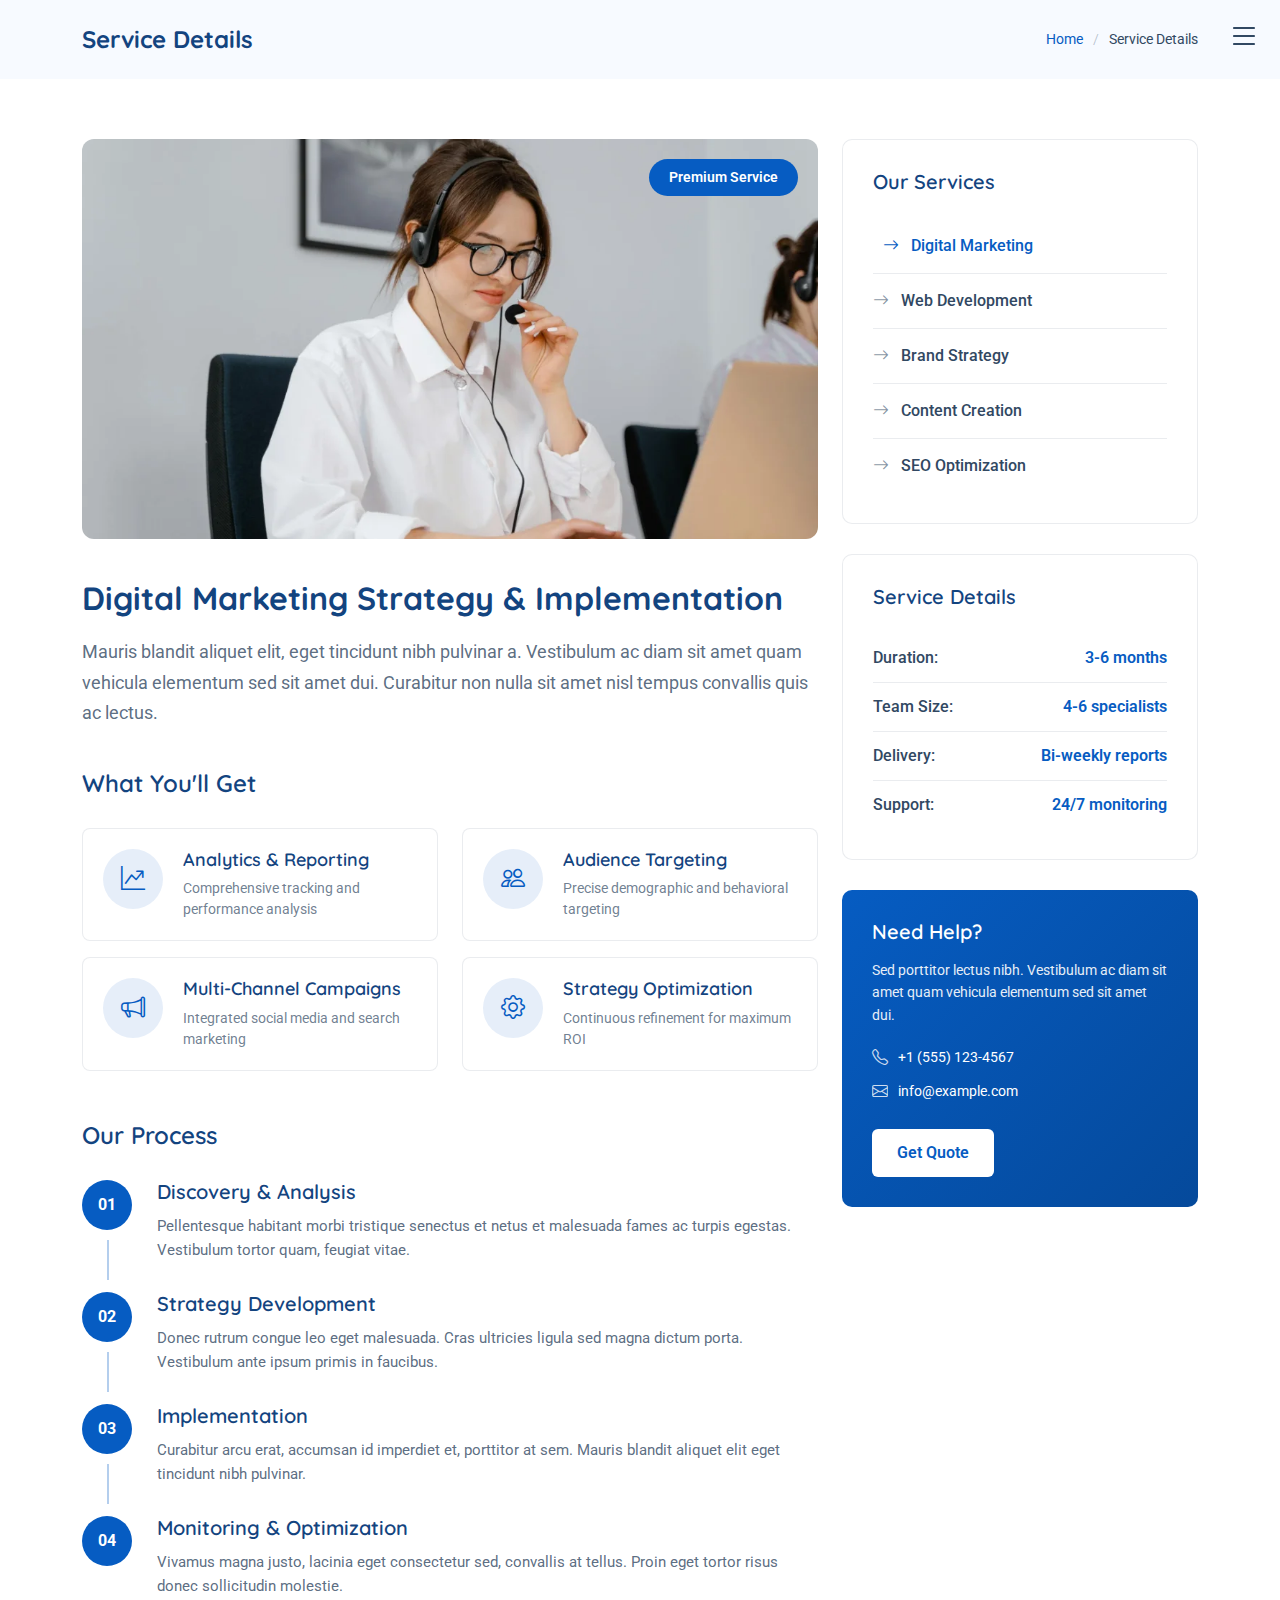
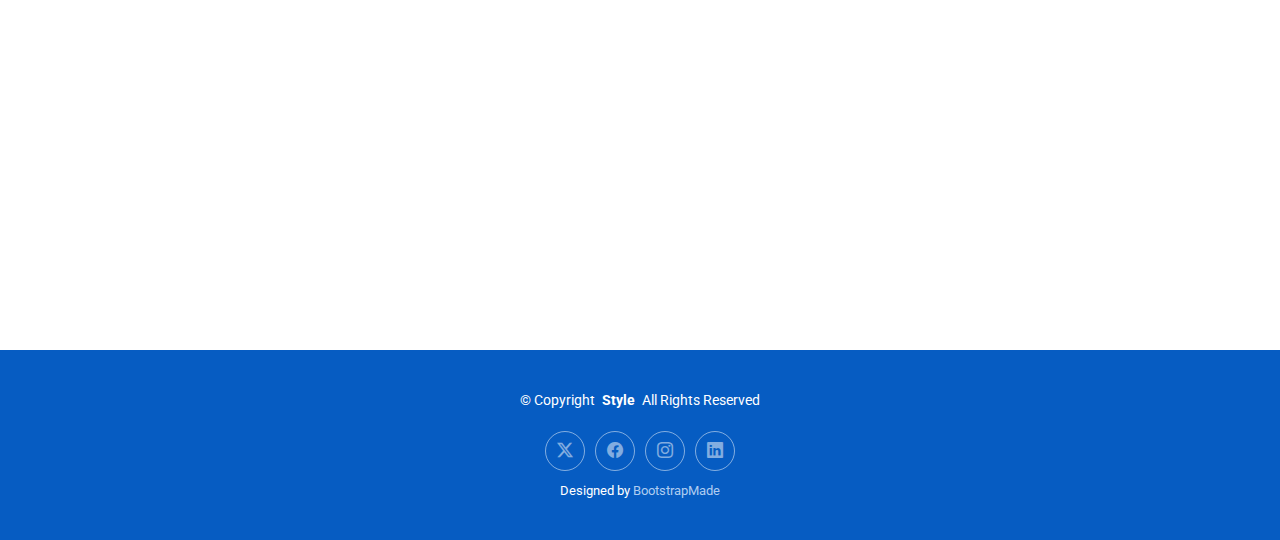
<file: service-details.html>
<!DOCTYPE html>
<html lang="en">

<head>
  <meta charset="utf-8">
  <meta content="width=device-width, initial-scale=1.0" name="viewport">
  <title>Service Details - Style Bootstrap Template</title>
  <meta name="description" content="">
  <meta name="keywords" content="">

  <!-- Favicons -->
  <link href="assets/img/favicon.png" rel="icon">
  <link href="assets/img/apple-touch-icon.png" rel="apple-touch-icon">

  <!-- Fonts -->
  <link href="https://fonts.googleapis.com" rel="preconnect">
  <link href="https://fonts.gstatic.com" rel="preconnect" crossorigin>
  <link href="https://fonts.googleapis.com/css2?family=Roboto:ital,wght@0,100;0,300;0,400;0,500;0,700;0,900;1,100;1,300;1,400;1,500;1,700;1,900&family=Open+Sans:ital,wght@0,300;0,400;0,500;0,600;0,700;0,800;1,300;1,400;1,500;1,600;1,700;1,800&family=Quicksand:wght@300;400;500;600;700&display=swap" rel="stylesheet">

  <!-- Vendor CSS Files -->
  <link href="assets/vendor/bootstrap/css/bootstrap.min.css" rel="stylesheet">
  <link href="assets/vendor/bootstrap-icons/bootstrap-icons.css" rel="stylesheet">
  <link href="assets/vendor/aos/aos.css" rel="stylesheet">
  <link href="assets/vendor/glightbox/css/glightbox.min.css" rel="stylesheet">
  <link href="assets/vendor/swiper/swiper-bundle.min.css" rel="stylesheet">

  <!-- Main CSS File -->
  <link href="assets/css/main.css" rel="stylesheet">

  <!-- =======================================================
  * Template Name: Style
  * Template URL: https://bootstrapmade.com/style-bootstrap-portfolio-template/
  * Updated: Jul 02 2025 with Bootstrap v5.3.7
  * Author: BootstrapMade.com
  * License: https://bootstrapmade.com/license/
  ======================================================== -->
</head>

<body class="service-details-page">

  <header id="header" class="header d-flex align-items-center fixed-top">
    <div class="container-fluid position-relative d-flex align-items-center justify-content-between">

      <a href="index.html" class="logo d-flex align-items-center">
        <!-- Uncomment the line below if you also wish to use an image logo -->
        <!-- <img src="assets/img/logo.webp" alt=""> -->
        <!-- Uncomment the line below if you also wish to use an text logo -->
        <!-- <h1 class="sitename">Style</h1>  -->
      </a>

      <nav id="navmenu" class="navmenu">

        <div class="profile-img">
          <img src="assets/img/profile/profile-square-1.webp" alt="" class="img-fluid rounded-circle">
        </div>

        <a href="index.html" class="logo d-flex align-items-center justify-content-center">
          <!-- Uncomment the line below if you also wish to use an image logo -->
          <!-- <img src="assets/img/logo.webp" alt=""> -->
          <h1 class="sitename">Alex Smith</h1>
        </a>

        <div class="social-links text-center">
          <a href="#" class="twitter"><i class="bi bi-twitter-x"></i></a>
          <a href="#" class="facebook"><i class="bi bi-facebook"></i></a>
          <a href="#" class="instagram"><i class="bi bi-instagram"></i></a>
          <a href="#" class="google-plus"><i class="bi bi-skype"></i></a>
          <a href="#" class="linkedin"><i class="bi bi-linkedin"></i></a>
        </div>

        <ul>
          <li><a href="#hero">Home</a></li>
          <li><a href="#about">About</a></li>
          <li><a href="#resume">Resume</a></li>
          <li><a href="#portfolio">Portfolio</a></li>
          <li><a href="#services">Services</a></li>
          <li class="dropdown"><a href="#"><span>Dropdown</span> <i class="bi bi-chevron-down toggle-dropdown"></i></a>
            <ul>
              <li><a href="#">Dropdown 1</a></li>
              <li class="dropdown"><a href="#"><span>Deep Dropdown</span> <i class="bi bi-chevron-down toggle-dropdown"></i></a>
                <ul>
                  <li><a href="#">Deep Dropdown 1</a></li>
                  <li><a href="#">Deep Dropdown 2</a></li>
                  <li><a href="#">Deep Dropdown 3</a></li>
                  <li><a href="#">Deep Dropdown 4</a></li>
                  <li><a href="#">Deep Dropdown 5</a></li>
                </ul>
              </li>
              <li><a href="#">Dropdown 2</a></li>
              <li><a href="#">Dropdown 3</a></li>
              <li><a href="#">Dropdown 4</a></li>
            </ul>
          </li>
          <li><a href="#contact">Contact</a></li>
        </ul>
        <i class="mobile-nav-toggle d-xl-none bi bi-list"></i>
      </nav>

    </div>
  </header>

  <main class="main">

    <!-- Page Title -->
    <div class="page-title light-background">
      <div class="container d-lg-flex justify-content-between align-items-center">
        <h1 class="mb-2 mb-lg-0">Service Details</h1>
        <nav class="breadcrumbs">
          <ol>
            <li><a href="index.html">Home</a></li>
            <li class="current">Service Details</li>
          </ol>
        </nav>
      </div>
    </div><!-- End Page Title -->

    <!-- Service Details Section -->
    <section id="service-details" class="service-details section">

      <div class="container" data-aos="fade-up" data-aos-delay="100">

        <div class="row gy-5">

          <div class="col-lg-8" data-aos="fade-up" data-aos-delay="200">
            <div class="service-hero">
              <img src="assets/img/services/services-7.webp" alt="" class="img-fluid">
              <div class="service-badge">
                <span>Premium Service</span>
              </div>
            </div>

            <div class="service-content">
              <div class="service-header">
                <h2>Digital Marketing Strategy &amp; Implementation</h2>
                <p class="service-intro">Mauris blandit aliquet elit, eget tincidunt nibh pulvinar a. Vestibulum ac diam sit amet quam vehicula elementum sed sit amet dui. Curabitur non nulla sit amet nisl tempus convallis quis ac lectus.</p>
              </div>

              <div class="service-features">
                <h4>What You'll Get</h4>
                <div class="row gy-3">
                  <div class="col-md-6">
                    <div class="feature-item">
                      <div class="feature-icon">
                        <i class="bi bi-graph-up-arrow"></i>
                      </div>
                      <div class="feature-content">
                        <h5>Analytics &amp; Reporting</h5>
                        <p>Comprehensive tracking and performance analysis</p>
                      </div>
                    </div>
                  </div>
                  <div class="col-md-6">
                    <div class="feature-item">
                      <div class="feature-icon">
                        <i class="bi bi-people"></i>
                      </div>
                      <div class="feature-content">
                        <h5>Audience Targeting</h5>
                        <p>Precise demographic and behavioral targeting</p>
                      </div>
                    </div>
                  </div>
                  <div class="col-md-6">
                    <div class="feature-item">
                      <div class="feature-icon">
                        <i class="bi bi-megaphone"></i>
                      </div>
                      <div class="feature-content">
                        <h5>Multi-Channel Campaigns</h5>
                        <p>Integrated social media and search marketing</p>
                      </div>
                    </div>
                  </div>
                  <div class="col-md-6">
                    <div class="feature-item">
                      <div class="feature-icon">
                        <i class="bi bi-gear"></i>
                      </div>
                      <div class="feature-content">
                        <h5>Strategy Optimization</h5>
                        <p>Continuous refinement for maximum ROI</p>
                      </div>
                    </div>
                  </div>
                </div>
              </div>

              <div class="service-process">
                <h4>Our Process</h4>
                <div class="process-steps">
                  <div class="process-step">
                    <div class="step-number">01</div>
                    <div class="step-content">
                      <h5>Discovery &amp; Analysis</h5>
                      <p>Pellentesque habitant morbi tristique senectus et netus et malesuada fames ac turpis egestas. Vestibulum tortor quam, feugiat vitae.</p>
                    </div>
                  </div>
                  <div class="process-step">
                    <div class="step-number">02</div>
                    <div class="step-content">
                      <h5>Strategy Development</h5>
                      <p>Donec rutrum congue leo eget malesuada. Cras ultricies ligula sed magna dictum porta. Vestibulum ante ipsum primis in faucibus.</p>
                    </div>
                  </div>
                  <div class="process-step">
                    <div class="step-number">03</div>
                    <div class="step-content">
                      <h5>Implementation</h5>
                      <p>Curabitur arcu erat, accumsan id imperdiet et, porttitor at sem. Mauris blandit aliquet elit eget tincidunt nibh pulvinar.</p>
                    </div>
                  </div>
                  <div class="process-step">
                    <div class="step-number">04</div>
                    <div class="step-content">
                      <h5>Monitoring &amp; Optimization</h5>
                      <p>Vivamus magna justo, lacinia eget consectetur sed, convallis at tellus. Proin eget tortor risus donec sollicitudin molestie.</p>
                    </div>
                  </div>
                </div>
              </div>

              <div class="service-gallery" data-aos="fade-up" data-aos-delay="300">
                <h4>Project Showcase</h4>
                <div class="row gy-3">
                  <div class="col-md-4">
                    <img src="assets/img/services/services-2.webp" alt="" class="img-fluid rounded">
                  </div>
                  <div class="col-md-4">
                    <img src="assets/img/services/services-8.webp" alt="" class="img-fluid rounded">
                  </div>
                  <div class="col-md-4">
                    <img src="assets/img/services/services-11.webp" alt="" class="img-fluid rounded">
                  </div>
                </div>
              </div>
            </div>
          </div>

          <div class="col-lg-4" data-aos="fade-up" data-aos-delay="400">
            <div class="service-sidebar">

              <div class="service-menu">
                <h4>Our Services</h4>
                <div class="menu-list">
                  <a href="#" class="menu-item active">
                    <i class="bi bi-arrow-right"></i>
                    <span>Digital Marketing</span>
                  </a>
                  <a href="#" class="menu-item">
                    <i class="bi bi-arrow-right"></i>
                    <span>Web Development</span>
                  </a>
                  <a href="#" class="menu-item">
                    <i class="bi bi-arrow-right"></i>
                    <span>Brand Strategy</span>
                  </a>
                  <a href="#" class="menu-item">
                    <i class="bi bi-arrow-right"></i>
                    <span>Content Creation</span>
                  </a>
                  <a href="#" class="menu-item">
                    <i class="bi bi-arrow-right"></i>
                    <span>SEO Optimization</span>
                  </a>
                </div>
              </div>

              <div class="service-info">
                <h4>Service Details</h4>
                <div class="info-list">
                  <div class="info-item">
                    <span class="info-label">Duration:</span>
                    <span class="info-value">3-6 months</span>
                  </div>
                  <div class="info-item">
                    <span class="info-label">Team Size:</span>
                    <span class="info-value">4-6 specialists</span>
                  </div>
                  <div class="info-item">
                    <span class="info-label">Delivery:</span>
                    <span class="info-value">Bi-weekly reports</span>
                  </div>
                  <div class="info-item">
                    <span class="info-label">Support:</span>
                    <span class="info-value">24/7 monitoring</span>
                  </div>
                </div>
              </div>

              <div class="contact-card">
                <div class="contact-content">
                  <h4>Need Help?</h4>
                  <p>Sed porttitor lectus nibh. Vestibulum ac diam sit amet quam vehicula elementum sed sit amet dui.</p>
                  <div class="contact-info">
                    <div class="contact-item">
                      <i class="bi bi-telephone"></i>
                      <span>+1 (555) 123-4567</span>
                    </div>
                    <div class="contact-item">
                      <i class="bi bi-envelope"></i>
                      <span>info@example.com</span>
                    </div>
                  </div>
                  <a href="#" class="btn btn-primary">Get Quote</a>
                </div>
              </div>

            </div>
          </div>

        </div>

      </div>

    </section><!-- /Service Details Section -->

  </main>

  <footer id="footer" class="footer dark-background">

    <div class="container">
      <div class="copyright text-center ">
        <p>© <span>Copyright</span> <strong class="px-1 sitename">Style</strong> <span>All Rights Reserved</span></p>
      </div>
      <div class="social-links d-flex justify-content-center">
        <a href=""><i class="bi bi-twitter-x"></i></a>
        <a href=""><i class="bi bi-facebook"></i></a>
        <a href=""><i class="bi bi-instagram"></i></a>
        <a href=""><i class="bi bi-linkedin"></i></a>
      </div>
      <div class="credits">
        <!-- All the links in the footer should remain intact. -->
        <!-- You can delete the links only if you've purchased the pro version. -->
        <!-- Licensing information: https://bootstrapmade.com/license/ -->
        <!-- Purchase the pro version with working PHP/AJAX contact form: [buy-url] -->
        Designed by <a href="https://bootstrapmade.com/">BootstrapMade</a>
      </div>
    </div>

  </footer>

  <!-- Scroll Top -->
  <a href="#" id="scroll-top" class="scroll-top d-flex align-items-center justify-content-center"><i class="bi bi-arrow-up-short"></i></a>

  <!-- Vendor JS Files -->
  <script src="assets/vendor/bootstrap/js/bootstrap.bundle.min.js"></script>
  <script src="assets/vendor/php-email-form/validate.js"></script>
  <script src="assets/vendor/aos/aos.js"></script>
  <script src="assets/vendor/purecounter/purecounter_vanilla.js"></script>
  <script src="assets/vendor/typed.js/typed.umd.js"></script>
  <script src="assets/vendor/waypoints/noframework.waypoints.js"></script>
  <script src="assets/vendor/glightbox/js/glightbox.min.js"></script>
  <script src="assets/vendor/imagesloaded/imagesloaded.pkgd.min.js"></script>
  <script src="assets/vendor/isotope-layout/isotope.pkgd.min.js"></script>
  <script src="assets/vendor/swiper/swiper-bundle.min.js"></script>

  <!-- Main JS File -->
  <script src="assets/js/main.js"></script>

</body>

</html>
</file>
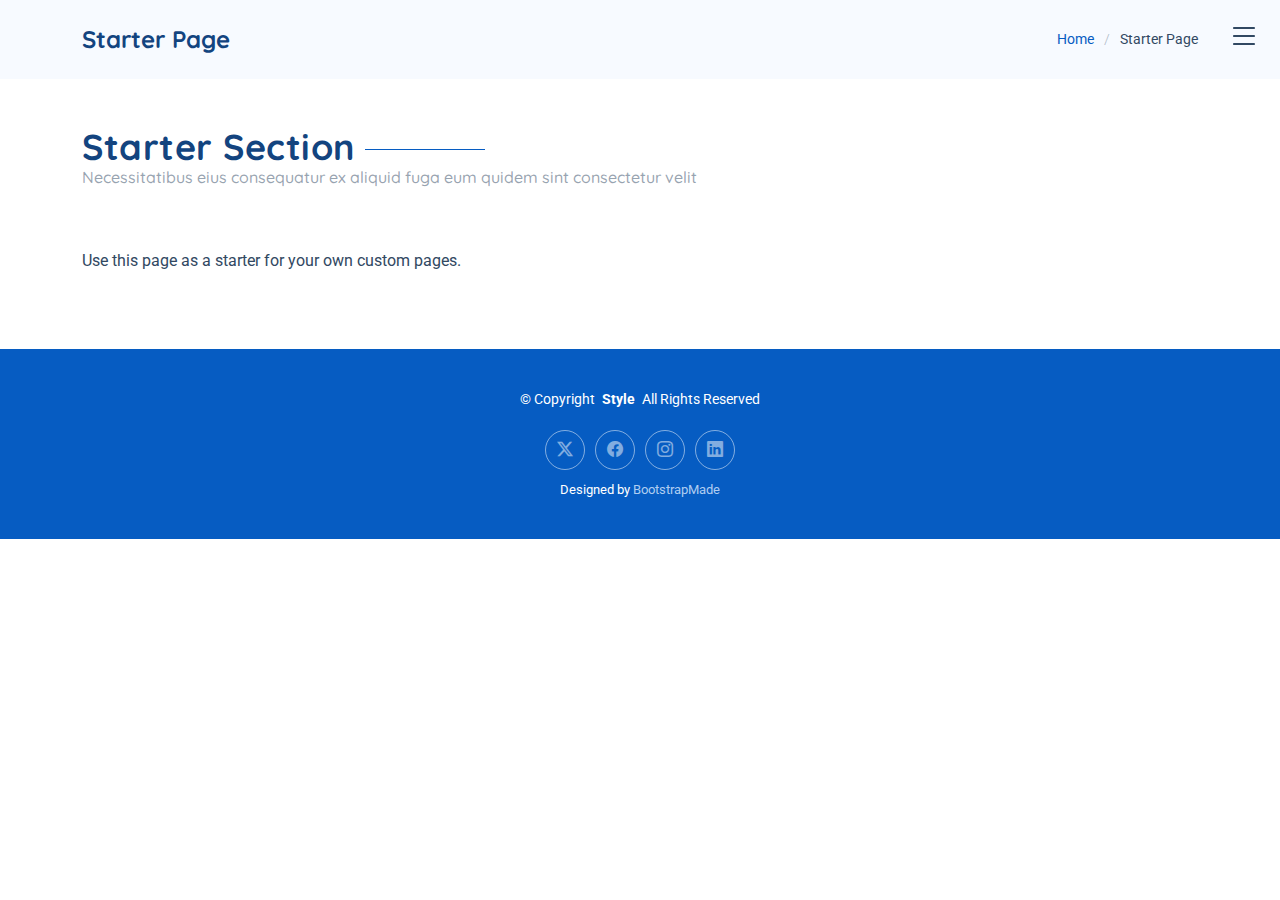
<file: starter-page.html>
<!DOCTYPE html>
<html lang="en">

<head>
  <meta charset="utf-8">
  <meta content="width=device-width, initial-scale=1.0" name="viewport">
  <title>Starter Page - Style Bootstrap Template</title>
  <meta name="description" content="">
  <meta name="keywords" content="">

  <!-- Favicons -->
  <link href="assets/img/favicon.png" rel="icon">
  <link href="assets/img/apple-touch-icon.png" rel="apple-touch-icon">

  <!-- Fonts -->
  <link href="https://fonts.googleapis.com" rel="preconnect">
  <link href="https://fonts.gstatic.com" rel="preconnect" crossorigin>
  <link href="https://fonts.googleapis.com/css2?family=Roboto:ital,wght@0,100;0,300;0,400;0,500;0,700;0,900;1,100;1,300;1,400;1,500;1,700;1,900&family=Open+Sans:ital,wght@0,300;0,400;0,500;0,600;0,700;0,800;1,300;1,400;1,500;1,600;1,700;1,800&family=Quicksand:wght@300;400;500;600;700&display=swap" rel="stylesheet">

  <!-- Vendor CSS Files -->
  <link href="assets/vendor/bootstrap/css/bootstrap.min.css" rel="stylesheet">
  <link href="assets/vendor/bootstrap-icons/bootstrap-icons.css" rel="stylesheet">
  <link href="assets/vendor/aos/aos.css" rel="stylesheet">
  <link href="assets/vendor/glightbox/css/glightbox.min.css" rel="stylesheet">
  <link href="assets/vendor/swiper/swiper-bundle.min.css" rel="stylesheet">

  <!-- Main CSS File -->
  <link href="assets/css/main.css" rel="stylesheet">

  <!-- =======================================================
  * Template Name: Style
  * Template URL: https://bootstrapmade.com/style-bootstrap-portfolio-template/
  * Updated: Jul 02 2025 with Bootstrap v5.3.7
  * Author: BootstrapMade.com
  * License: https://bootstrapmade.com/license/
  ======================================================== -->
</head>

<body class="starter-page-page">

  <header id="header" class="header d-flex align-items-center fixed-top">
    <div class="container-fluid position-relative d-flex align-items-center justify-content-between">

      <a href="index.html" class="logo d-flex align-items-center">
        <!-- Uncomment the line below if you also wish to use an image logo -->
        <!-- <img src="assets/img/logo.webp" alt=""> -->
        <!-- Uncomment the line below if you also wish to use an text logo -->
        <!-- <h1 class="sitename">Style</h1>  -->
      </a>

      <nav id="navmenu" class="navmenu">

        <div class="profile-img">
          <img src="assets/img/profile/profile-square-1.webp" alt="" class="img-fluid rounded-circle">
        </div>

        <a href="index.html" class="logo d-flex align-items-center justify-content-center">
          <!-- Uncomment the line below if you also wish to use an image logo -->
          <!-- <img src="assets/img/logo.webp" alt=""> -->
          <h1 class="sitename">Alex Smith</h1>
        </a>

        <div class="social-links text-center">
          <a href="#" class="twitter"><i class="bi bi-twitter-x"></i></a>
          <a href="#" class="facebook"><i class="bi bi-facebook"></i></a>
          <a href="#" class="instagram"><i class="bi bi-instagram"></i></a>
          <a href="#" class="google-plus"><i class="bi bi-skype"></i></a>
          <a href="#" class="linkedin"><i class="bi bi-linkedin"></i></a>
        </div>

        <ul>
          <li><a href="#hero">Home</a></li>
          <li><a href="#about">About</a></li>
          <li><a href="#resume">Resume</a></li>
          <li><a href="#portfolio">Portfolio</a></li>
          <li><a href="#services">Services</a></li>
          <li class="dropdown"><a href="#"><span>Dropdown</span> <i class="bi bi-chevron-down toggle-dropdown"></i></a>
            <ul>
              <li><a href="#">Dropdown 1</a></li>
              <li class="dropdown"><a href="#"><span>Deep Dropdown</span> <i class="bi bi-chevron-down toggle-dropdown"></i></a>
                <ul>
                  <li><a href="#">Deep Dropdown 1</a></li>
                  <li><a href="#">Deep Dropdown 2</a></li>
                  <li><a href="#">Deep Dropdown 3</a></li>
                  <li><a href="#">Deep Dropdown 4</a></li>
                  <li><a href="#">Deep Dropdown 5</a></li>
                </ul>
              </li>
              <li><a href="#">Dropdown 2</a></li>
              <li><a href="#">Dropdown 3</a></li>
              <li><a href="#">Dropdown 4</a></li>
            </ul>
          </li>
          <li><a href="#contact">Contact</a></li>
        </ul>
        <i class="mobile-nav-toggle d-xl-none bi bi-list"></i>
      </nav>

    </div>
  </header>

  <main class="main">

    <!-- Page Title -->
    <div class="page-title light-background">
      <div class="container d-lg-flex justify-content-between align-items-center">
        <h1 class="mb-2 mb-lg-0">Starter Page</h1>
        <nav class="breadcrumbs">
          <ol>
            <li><a href="index.html">Home</a></li>
            <li class="current">Starter Page</li>
          </ol>
        </nav>
      </div>
    </div><!-- End Page Title -->

    <!-- Starter Section Section -->
    <section id="starter-section" class="starter-section section">

      <!-- Section Title -->
      <div class="container section-title">
        <h2>Starter Section</h2>
        <p>Necessitatibus eius consequatur ex aliquid fuga eum quidem sint consectetur velit</p>
      </div><!-- End Section Title -->

      <div class="container" data-aos="fade-up">
        <p>Use this page as a starter for your own custom pages.</p>
      </div>

    </section><!-- /Starter Section Section -->

  </main>

  <footer id="footer" class="footer dark-background">

    <div class="container">
      <div class="copyright text-center ">
        <p>© <span>Copyright</span> <strong class="px-1 sitename">Style</strong> <span>All Rights Reserved</span></p>
      </div>
      <div class="social-links d-flex justify-content-center">
        <a href=""><i class="bi bi-twitter-x"></i></a>
        <a href=""><i class="bi bi-facebook"></i></a>
        <a href=""><i class="bi bi-instagram"></i></a>
        <a href=""><i class="bi bi-linkedin"></i></a>
      </div>
      <div class="credits">
        <!-- All the links in the footer should remain intact. -->
        <!-- You can delete the links only if you've purchased the pro version. -->
        <!-- Licensing information: https://bootstrapmade.com/license/ -->
        <!-- Purchase the pro version with working PHP/AJAX contact form: [buy-url] -->
        Designed by <a href="https://bootstrapmade.com/">BootstrapMade</a>
      </div>
    </div>

  </footer>

  <!-- Scroll Top -->
  <a href="#" id="scroll-top" class="scroll-top d-flex align-items-center justify-content-center"><i class="bi bi-arrow-up-short"></i></a>

  <!-- Vendor JS Files -->
  <script src="assets/vendor/bootstrap/js/bootstrap.bundle.min.js"></script>
  <script src="assets/vendor/php-email-form/validate.js"></script>
  <script src="assets/vendor/aos/aos.js"></script>
  <script src="assets/vendor/purecounter/purecounter_vanilla.js"></script>
  <script src="assets/vendor/typed.js/typed.umd.js"></script>
  <script src="assets/vendor/waypoints/noframework.waypoints.js"></script>
  <script src="assets/vendor/glightbox/js/glightbox.min.js"></script>
  <script src="assets/vendor/imagesloaded/imagesloaded.pkgd.min.js"></script>
  <script src="assets/vendor/isotope-layout/isotope.pkgd.min.js"></script>
  <script src="assets/vendor/swiper/swiper-bundle.min.js"></script>

  <!-- Main JS File -->
  <script src="assets/js/main.js"></script>

</body>

</html>
</file>
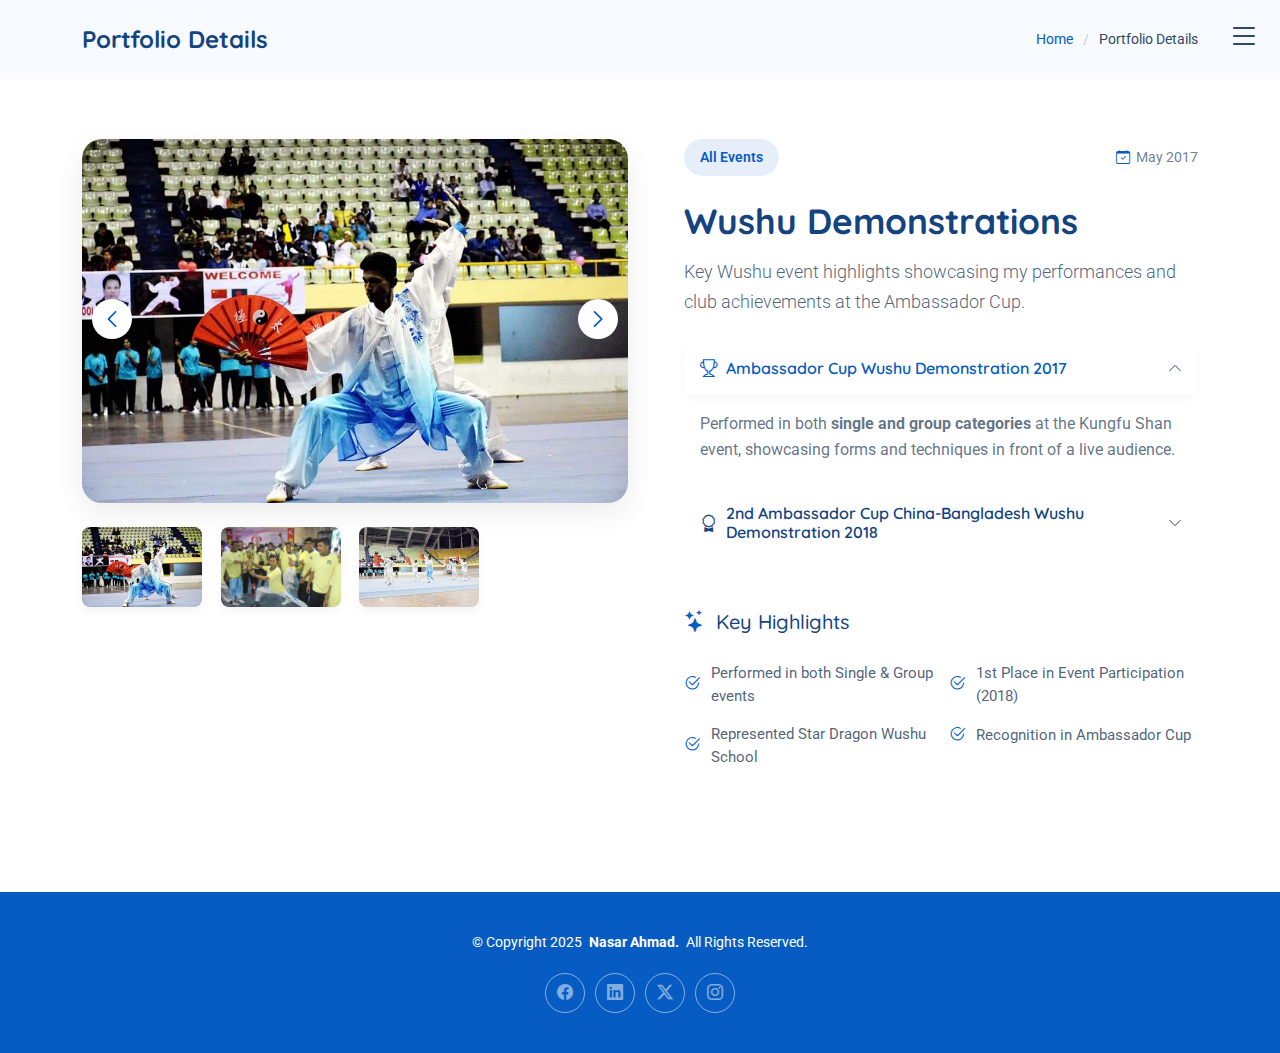
<file: portfolio-details/events-portfolio-detail.html>
<!DOCTYPE html>
<html lang="en">

<head>
  <meta charset="utf-8">
  <meta content="width=device-width, initial-scale=1.0" name="viewport">
  <title>Event-Portfolio Details</title>
  <meta name="description" content="">
  <meta name="keywords" content="">

  <!-- Favicons -->
  <link href="../assets/img/favicon.png" rel="icon">
  <link href="../assets/img/apple-touch-icon.png" rel="apple-touch-icon">

  <!-- Fonts -->
  <link href="https://fonts.googleapis.com" rel="preconnect">
  <link href="https://fonts.gstatic.com" rel="preconnect" crossorigin>
  <link
    href="https://fonts.googleapis.com/css2?family=Roboto:ital,wght@0,100;0,300;0,400;0,500;0,700;0,900;1,100;1,300;1,400;1,500;1,700;1,900&family=Open+Sans:ital,wght@0,300;0,400;0,500;0,600;0,700;0,800;1,300;1,400;1,500;1,600;1,700;1,800&family=Quicksand:wght@300;400;500;600;700&display=swap"
    rel="stylesheet">

  <!-- Vendor CSS Files -->
  <link href="../../assets/vendor/bootstrap/css/bootstrap.min.css" rel="stylesheet">
  <link href="../../assets/vendor/bootstrap-icons/bootstrap-icons.css" rel="stylesheet">
  <link href="../../assets/vendor/aos/aos.css" rel="stylesheet">
  <link href="../../assets/vendor/glightbox/css/glightbox.min.css" rel="stylesheet">
  <link href="../../assets/vendor/swiper/swiper-bundle.min.css" rel="stylesheet">

  <!-- Main CSS File -->
  <link href="../../assets/css/main.css" rel="stylesheet">

  <!-- =======================================================
  * Template Name: Style
  * Template URL: https://bootstrapmade.com/style-bootstrap-portfolio-template/
  * Updated: Jul 02 2025 with Bootstrap v5.3.7
  * Author: BootstrapMade.com
  * License: https://bootstrapmade.com/license/
  ======================================================== -->
</head>

<body class="portfolio-details-page">

  <header id="header" class="header d-flex align-items-center fixed-top">
    <div class="container-fluid position-relative d-flex align-items-center justify-content-between">

      <a href="index.html" class="logo d-flex align-items-center">
        <!-- Uncomment the line below if you also wish to use an image logo -->
        <!-- <img src="assets/img/logo.webp" alt=""> -->
        <!-- Uncomment the line below if you also wish to use an text logo -->
        <!-- <h1 class="sitename">Style</h1>  -->
      </a>

      <nav id="navmenu" class="navmenu">

        <div class="profile-img">
          <img src="../assets/img/profile/profile-square-1.webp" alt="" class="img-fluid rounded-circle">
        </div>

        <a href="index.html" class="logo d-flex align-items-center justify-content-center">
          <!-- Uncomment the line below if you also wish to use an image logo -->
          <!-- <img src="assets/img/logo.webp" alt=""> -->
          <h1 class="sitename">Md Nasar Ahmad</h1>
        </a>

        <div class="social-links text-center">
          <a href="#" class="twitter"><i class="bi bi-twitter-x"></i></a>
          <a href="#" class="facebook"><i class="bi bi-facebook"></i></a>
          <a href="#" class="instagram"><i class="bi bi-instagram"></i></a>
          <a href="#" class="google-plus"><i class="bi bi-skype"></i></a>
          <a href="#" class="linkedin"><i class="bi bi-linkedin"></i></a>
        </div>

        <ul>
          <li><a href="#hero">Home</a></li>
          <li><a href="#about">About</a></li>
          <li><a href="#resume">Resume</a></li>
          <li><a href="#portfolio">Portfolio</a></li>
          <li><a href="#services">Services</a></li>
          <!-- <li class="dropdown"><a href="#"><span>Dropdown</span> <i class="bi bi-chevron-down toggle-dropdown"></i></a>
            <ul>
              <li><a href="#">Dropdown 1</a></li>
              <li class="dropdown"><a href="#"><span>Deep Dropdown</span> <i class="bi bi-chevron-down toggle-dropdown"></i></a>
                <ul>
                  <li><a href="#">Deep Dropdown 1</a></li>
                  <li><a href="#">Deep Dropdown 2</a></li>
                  <li><a href="#">Deep Dropdown 3</a></li>
                  <li><a href="#">Deep Dropdown 4</a></li>
                  <li><a href="#">Deep Dropdown 5</a></li>
                </ul>
              </li>
              <li><a href="#">Dropdown 2</a></li>
              <li><a href="#">Dropdown 3</a></li>
              <li><a href="#">Dropdown 4</a></li>
            </ul>
          </li> -->
          <li><a href="#contact">Contact</a></li>
        </ul>
        <i class="mobile-nav-toggle d-xl-none bi bi-list"></i>
      </nav>

    </div>
  </header>

  <main class="main">

    <!-- Page Title -->
    <div class="page-title light-background">
      <div class="container d-lg-flex justify-content-between align-items-center">
        <h1 class="mb-2 mb-lg-0">Portfolio Details</h1>
        <nav class="breadcrumbs">
          <ol>
            <li><a href="index.html">Home</a></li>
            <li class="current">Portfolio Details</li>
          </ol>
        </nav>
      </div>
    </div><!-- End Page Title -->

    <!-- Portfolio Details Section -->
    <section id="portfolio-details" class="portfolio-details section">

      <div class="container" data-aos="fade-up" data-aos-delay="100">

        <div class="row gy-4">
          <div class="col-lg-6" data-aos="fade-right">
            <div class="portfolio-details-media">
              <div class="main-image">
                <div class="portfolio-details-slider swiper init-swiper" data-aos="zoom-in">
                  <script type="application/json" class="swiper-config">
                    {
                      "loop": true,
                      "speed": 1000,
                      "autoplay": {
                        "delay": 6000
                      },
                      "effect": "creative",
                      "creativeEffect": {
                        "prev": {
                          "shadow": true,
                          "translate": [0, 0, -400]
                        },
                        "next": {
                          "translate": ["100%", 0, 0]
                        }
                      },
                      "slidesPerView": 1,
                      "navigation": {
                        "nextEl": ".swiper-button-next",
                        "prevEl": ".swiper-button-prev"
                      }
                    }
                  </script>
                  <div class="swiper-wrapper">
                    <div class="swiper-slide">
                      <img src="../assets/img/portfolio/wushu-event-01.jpg" alt="Portfolio Image" class="img-fluid">
                    </div>
                    <div class="swiper-slide">
                      <img src="../assets/img/portfolio/wushu-event-02.jpg" alt="Portfolio Image" class="img-fluid">
                    </div>
                    <div class="swiper-slide">
                      <img src="../assets/img/portfolio/wushu-event-03.jpg" alt="Portfolio Image" class="img-fluid">
                    </div>
                  </div>
                  <div class="swiper-button-prev"></div>
                  <div class="swiper-button-next"></div>
                </div>
              </div>

              <div class="thumbnail-grid" data-aos="fade-up" data-aos-delay="200">
                <div class="row g-2 mt-3">
                  <div class="col-3">
                    <img src="../assets/img/portfolio/wushu-event-01.jpg" alt="Gallery Image"
                      class="img-fluid glightbox">
                  </div>
                  <div class="col-3">
                    <img src="../assets/img/portfolio/wushu-event-02.jpg" alt="Gallery Image"
                      class="img-fluid glightbox">
                  </div>
                  <div class="col-3">
                    <img src="../assets/img/portfolio/wushu-event-03.jpg" alt="Gallery Image"
                      class="img-fluid glightbox">
                  </div>
                </div>
              </div>

              <!-- <div class="tech-stack-badges" data-aos="fade-up" data-aos-delay="300">
                <span>Angular</span>
                <span>Express.js</span>
                <span>PostgreSQL</span>
                <span>GraphQL</span>
                <span>Firebase</span>
              </div> -->
            </div>
          </div>

          <div class="col-lg-6" data-aos="fade-left">
            <div class="portfolio-details-content">
              <div class="project-meta">
                <div class="badge-wrapper">
                  <span class="project-badge">All Events</span>
                </div>
                <div class="date-client">
                  <div class="meta-item">
                    <i class="bi bi-calendar-check"></i>
                    <span>May 2017</span>
                  </div>
                  <!-- <div class="meta-item">
                    <i class="bi bi-buildings"></i>
                    <span>DigitalCraft Solutions</span>
                  </div> -->
                </div>
              </div>

              <h2 class="project-title">Wushu Demonstrations</h2>

              <!-- <div class="project-website">
                <i class="bi bi-link-45deg"></i>
                <a href="#" target="_blank">projectwebsite.example.com</a>
              </div> -->

              <div class="project-overview">
                <p class="lead">
                  Key Wushu event highlights showcasing my performances and club achievements at the Ambassador Cup.
                </p>

                <div class="accordion project-accordion" id="portfolio-details-projectAccordion">

                  <!-- Event 1 -->
                  <div class="accordion-item" data-aos="fade-up">
                    <h2 class="accordion-header">
                      <button class="accordion-button" type="button" data-bs-toggle="collapse"
                        data-bs-target="#portfolio-details-collapse-1" aria-expanded="true" aria-controls="collapseOne">
                        <i class="bi bi-trophy me-2"></i> Ambassador Cup Wushu Demonstration 2017
                      </button>
                    </h2>
                    <div id="portfolio-details-collapse-1" class="accordion-collapse collapse show"
                      data-bs-parent="#portfolio-details-projectAccordion">
                      <div class="accordion-body">
                        <p>Performed in both <b>single and group categories</b> at the Kungfu Shan event,
                          showcasing forms and techniques in front of a live audience.</p>
                      </div>
                    </div>
                  </div>

                  <!-- Event 2 -->
                  <div class="accordion-item" data-aos="fade-up" data-aos-delay="100">
                    <h2 class="accordion-header">
                      <button class="accordion-button collapsed" type="button" data-bs-toggle="collapse"
                        data-bs-target="#portfolio-details-collapse-2" aria-expanded="false"
                        aria-controls="collapseTwo">
                        <i class="bi bi-award me-2"></i> 2nd Ambassador Cup China-Bangladesh Wushu Demonstration 2018
                      </button>
                    </h2>
                    <div id="portfolio-details-collapse-2" class="accordion-collapse collapse"
                      data-bs-parent="#portfolio-details-projectAccordion">
                      <div class="accordion-body">
                        <p>Our club <b>Star Dragon Wushu School</b> achieved <b>1st place</b> for participating
                          and winning in the highest number of events. This was a proud moment for our entire team.</p>
                      </div>
                    </div>
                  </div>
                </div>
              </div>

              <!-- Key Highlights -->
              <div class="project-features" data-aos="fade-up" data-aos-delay="300">
                <h3><i class="bi bi-stars"></i> Key Highlights</h3>
                <div class="row g-3">
                  <div class="col-md-6">
                    <ul class="feature-list">
                      <li><i class="bi bi-check2-circle"></i> Performed in both Single & Group events</li>
                      <li><i class="bi bi-check2-circle"></i> Represented Star Dragon Wushu School</li>
                    </ul>
                  </div>
                  <div class="col-md-6">
                    <ul class="feature-list">
                      <li><i class="bi bi-check2-circle"></i> 1st Place in Event Participation (2018)</li>
                      <li><i class="bi bi-check2-circle"></i> Recognition in Ambassador Cup</li>
                    </ul>
                  </div>
                </div>
              </div>



              <!-- <div class="cta-buttons" data-aos="fade-up" data-aos-delay="400">
                <a href="#" class="btn-view-project">View Live Project</a>
                <a href="#" class="btn-next-project">Next Project <i class="bi bi-arrow-right"></i></a>
              </div> -->
            </div>
          </div>
        </div>

      </div>

    </section><!-- /Portfolio Details Section -->

  </main>

  <footer id="footer" class="footer dark-background">

    <div class="container">
      <div class="copyright text-center ">
        <p>© <span>Copyright 2025</span> <strong class="px-1 sitename">Nasar Ahmad.</strong> <span>All Rights
            Reserved.</span></p>
      </div>
      <div class="social-links d-flex justify-content-center">
        <a href="https://www.facebook.com/nasar1998/"><i class="bi bi-facebook"></i></a>
        <a href="https://www.linkedin.com/in/nasar-ahmad98"><i class="bi bi-linkedin"></i></a>
        <a href="https://x.com/nasar_ydma"><i class="bi bi-twitter-x"></i></a>
        <a href="https://www.instagram.com/nasar8533/?hl=en"><i class="bi bi-instagram"></i></a>
      </div>
    </div>

  </footer>

  <!-- Scroll Top -->
  <a href="#" id="scroll-top" class="scroll-top d-flex align-items-center justify-content-center"><i
      class="bi bi-arrow-up-short"></i></a>

  <!-- Vendor JS Files -->
  <script src="../assets/vendor/bootstrap/js/bootstrap.bundle.min.js"></script>
  <script src="../assets/vendor/php-email-form/validate.js"></script>
  <script src="../assets/vendor/aos/aos.js"></script>
  <script src="../assets/vendor/purecounter/purecounter_vanilla.js"></script>
  <script src="../assets/vendor/typed.js/typed.umd.js"></script>
  <script src="../assets/vendor/waypoints/noframework.waypoints.js"></script>
  <script src="../assets/vendor/glightbox/js/glightbox.min.js"></script>
  <script src="../assets/vendor/imagesloaded/imagesloaded.pkgd.min.js"></script>
  <script src="../assets/vendor/isotope-layout/isotope.pkgd.min.js"></script>
  <script src="../assets/vendor/swiper/swiper-bundle.min.js"></script>

  <!-- Main JS File -->
  <script src="../assets/js/main.js"></script>

</body>

</html>
</file>
<file: assets/css/main.css>
/**
* Template Name: Style
* Template URL: https://bootstrapmade.com/style-bootstrap-portfolio-template/
* Updated: Jul 02 2025 with Bootstrap v5.3.7
* Author: BootstrapMade.com
* License: https://bootstrapmade.com/license/
*/

@charset "UTF-8";

/*--------------------------------------------------------------
# Font & Color Variables
# Help: https://bootstrapmade.com/color-system/
--------------------------------------------------------------*/
/* Fonts */
:root {
  --default-font: "Roboto",  system-ui, -apple-system, "Segoe UI", Roboto, "Helvetica Neue", Arial, "Noto Sans", "Liberation Sans", sans-serif, "Apple Color Emoji", "Segoe UI Emoji", "Segoe UI Symbol", "Noto Color Emoji";
  --heading-font: "Quicksand",  sans-serif;
  --nav-font: "Open Sans",  sans-serif;
}

/* Global Colors - The following color variables are used throughout the website. Updating them here will change the color scheme of the entire website */
:root { 
  --background-color: #ffffff; /* Background color for the entire website, including individual sections */
  --default-color: #314862; /* Default color used for the majority of the text content across the entire website */
  --heading-color: #13447f; /* Color for headings, subheadings and title throughout the website */
  --accent-color: #065cc2; /* Accent color that represents your brand on the website. It's used for buttons, links, and other elements that need to stand out */
  --surface-color: #ffffff; /* The surface color is used as a background of boxed elements within sections, such as cards, icon boxes, or other elements that require a visual separation from the global background. */
  --contrast-color: #ffffff; /* Contrast color for text, ensuring readability against backgrounds of accent, heading, or default colors. */
}

/* Nav Menu Colors - The following color variables are used specifically for the navigation menu. They are separate from the global colors to allow for more customization options */
:root {
  --nav-color: #314862;  /* The default color of the main navmenu links */
  --nav-hover-color: #065cc2; /* Applied to main navmenu links when they are hovered over or active */
  --nav-mobile-background-color: #11427d; /* Used as the background color for mobile navigation menu */
  --nav-dropdown-background-color: #065cc2; /* Used as the background color for dropdown items that appear when hovering over primary navigation items */
  --nav-dropdown-color: #acc4e0; /* Used for navigation links of the dropdown items in the navigation menu. */
  --nav-dropdown-hover-color: #ffffff; /* Similar to --nav-hover-color, this color is applied to dropdown navigation links when they are hovered over. */
}

/* Color Presets - These classes override global colors when applied to any section or element, providing reuse of the sam color scheme. */

.light-background {
  --background-color: #f7faff;
  --surface-color: #ffffff;
}

.dark-background {
  --background-color: #065cc2;
  --default-color: #ffffff;
  --heading-color: #ffffff;
  --accent-color: #afcdf1;
  --surface-color: #2973cc;
  --contrast-color: #ffffff;
}

/* Smooth scroll */
:root {
  scroll-behavior: smooth;
}

/*--------------------------------------------------------------
# General Styling & Shared Classes
--------------------------------------------------------------*/
body {
  color: var(--default-color);
  background-color: var(--background-color);
  font-family: var(--default-font);
}

a {
  color: var(--accent-color);
  text-decoration: none;
  transition: 0.3s;
}

a:hover {
  color: color-mix(in srgb, var(--accent-color), transparent 25%);
  text-decoration: none;
}

h1,
h2,
h3,
h4,
h5,
h6 {
  color: var(--heading-color);
  font-family: var(--heading-font);
}

/* PHP Email Form Messages
------------------------------*/
.php-email-form .error-message {
  display: none;
  background: #df1529;
  color: #ffffff;
  text-align: left;
  padding: 15px;
  margin-bottom: 24px;
  font-weight: 600;
}

.php-email-form .sent-message {
  display: none;
  color: #ffffff;
  background: #059652;
  text-align: center;
  padding: 15px;
  margin-bottom: 24px;
  font-weight: 600;
}

.php-email-form .loading {
  display: none;
  background: var(--surface-color);
  text-align: center;
  padding: 15px;
  margin-bottom: 24px;
}

.php-email-form .loading:before {
  content: "";
  display: inline-block;
  border-radius: 50%;
  width: 24px;
  height: 24px;
  margin: 0 10px -6px 0;
  border: 3px solid var(--accent-color);
  border-top-color: var(--surface-color);
  animation: php-email-form-loading 1s linear infinite;
}

@keyframes php-email-form-loading {
  0% {
    transform: rotate(0deg);
  }

  100% {
    transform: rotate(360deg);
  }
}

/*--------------------------------------------------------------
# Global Header
--------------------------------------------------------------*/
.header {
  --background-color: rgba(255, 255, 255, 0);
  color: var(--default-color);
  background-color: var(--background-color);
  padding: 15px 0;
  transition: all 0.5s;
  z-index: 997;
}

.header .logo {
  line-height: 1;
}

.header .logo img {
  max-height: 32px;
  margin-right: 8px;
}

.header .logo h1 {
  font-size: 30px;
  margin: 0;
  font-weight: 700;
  color: var(--heading-color);
}

/*--------------------------------------------------------------
# Navigation Menu
--------------------------------------------------------------*/
/* Navmenu */
.mobile-nav-toggle {
  color: var(--nav-color);
  position: fixed;
  top: 20px;
  right: 20px;
  font-size: 32px;
  line-height: 0;
  cursor: pointer;
  display: block !important;
  z-index: 998;
  transition: 0.3s;
}

.mobile-nav-toggle:hover {
  color: var(--nav-hover-color);
}

.navmenu {
  position: fixed;
  top: 0;
  bottom: 0;
  right: -300px;
  z-index: 997;
  transition: 0.3s;
  width: 300px;
  overflow: hidden;
}

.navmenu .profile-img img {
  margin: 15px auto;
  display: block;
  width: 160px;
  border: 8px solid color-mix(in srgb, var(--contrast-color), transparent 85%);
}

.navmenu .logo {
  line-height: 1;
  margin-bottom: 15px;
}

.navmenu .logo img {
  max-height: 32px;
  margin-right: 8px;
}

.navmenu .logo h1 {
  font-size: 24px;
  margin: 0;
  font-weight: 700;
  color: var(--contrast-color);
}

.navmenu .social-links {
  margin: 0 0 20px 0;
}

.navmenu .social-links a {
  font-size: 16px;
  display: inline-flex;
  align-items: center;
  justify-content: center;
  padding: 0;
  background: color-mix(in srgb, var(--contrast-color), transparent 90%);
  color: var(--contrast-color);
  margin: 0 2px;
  border-radius: 50%;
  width: 40px;
  height: 40px;
  transition: 0.3s;
}

.navmenu .social-links a i {
  margin: 0;
}

.navmenu .social-links a:hover {
  color: var(--contrast-color);
  background: var(--accent-color);
}

.navmenu ul {
  display: block;
  list-style: none;
  padding: 10px 0;
  margin: 0;
  overflow-y: auto;
  transition: 0.3s;
  z-index: 998;
}

.navmenu a,
.navmenu a:focus {
  color: var(--nav-dropdown-color);
  padding: 10px 20px;
  font-family: var(--nav-font);
  font-size: 17px;
  font-weight: 500;
  display: flex;
  align-items: center;
  justify-content: space-between;
  white-space: nowrap;
  transition: 0.3s;
}

.navmenu a i,
.navmenu a:focus i {
  font-size: 12px;
  line-height: 0;
  margin-left: 5px;
  width: 30px;
  height: 30px;
  display: flex;
  align-items: center;
  justify-content: center;
  border-radius: 50%;
  transition: 0.3s;
  background-color: color-mix(in srgb, var(--accent-color), transparent 90%);
}

.navmenu a i:hover,
.navmenu a:focus i:hover {
  background-color: var(--accent-color);
  color: var(--contrast-color);
}

.navmenu a:hover,
.navmenu .active,
.navmenu .active:focus {
  color: var(--nav-dropdown-hover-color);
}

.navmenu .active i,
.navmenu .active:focus i {
  background-color: var(--accent-color);
  color: var(--contrast-color);
  transform: rotate(180deg);
}

.navmenu .dropdown ul {
  position: static;
  display: none;
  z-index: 99;
  padding: 10px 0;
  margin: 10px 20px;
  box-shadow: none;
  transition: all 0.5s ease-in-out;
}

.navmenu .dropdown>.dropdown-active {
  display: block;
  background-color: var(--nav-dropdown-background-color);
  border: 1px solid color-mix(in srgb, var(--nav-dropdown-color), transparent 90%);
}

.mobile-nav-active {
  overflow: hidden;
}

.mobile-nav-active .mobile-nav-toggle {
  right: 310px;
  font-size: 36px;
}

.mobile-nav-active .navmenu {
  position: fixed;
  overflow: hidden;
  top: 0;
  bottom: 0;
  right: 0;
  background-color: var(--nav-mobile-background-color);
  transition: 0.3s;
}

/*--------------------------------------------------------------
# Global Footer
--------------------------------------------------------------*/
.footer {
  color: var(--default-color);
  background-color: var(--background-color);
  font-size: 14px;
  padding: 40px 0;
  position: relative;
}

.footer .copyright p {
  margin-bottom: 0;
}

.footer .social-links {
  margin-top: 20px;
}

.footer .social-links a {
  display: flex;
  align-items: center;
  justify-content: center;
  width: 40px;
  height: 40px;
  border-radius: 50%;
  border: 1px solid color-mix(in srgb, var(--default-color), transparent 50%);
  font-size: 16px;
  color: color-mix(in srgb, var(--default-color), transparent 50%);
  margin: 0 5px;
  transition: 0.3s;
}

.footer .social-links a:hover {
  color: var(--accent-color);
  border-color: var(--accent-color);
}

.footer .credits {
  margin-top: 10px;
  font-size: 13px;
  text-align: center;
}

/*--------------------------------------------------------------
# Scroll Top Button
--------------------------------------------------------------*/
.scroll-top {
  position: fixed;
  visibility: hidden;
  opacity: 0;
  right: 15px;
  bottom: -15px;
  z-index: 99999;
  background-color: var(--accent-color);
  width: 44px;
  height: 44px;
  border-radius: 50px;
  transition: all 0.4s;
}

.scroll-top i {
  font-size: 24px;
  color: var(--contrast-color);
  line-height: 0;
}

.scroll-top:hover {
  background-color: color-mix(in srgb, var(--accent-color), transparent 20%);
  color: var(--contrast-color);
}

.scroll-top.active {
  visibility: visible;
  opacity: 1;
  bottom: 15px;
}

/*--------------------------------------------------------------
# Disable aos animation delay on mobile devices
--------------------------------------------------------------*/
@media screen and (max-width: 768px) {
  [data-aos-delay] {
    transition-delay: 0 !important;
  }
}

/*--------------------------------------------------------------
# Global Page Titles & Breadcrumbs
--------------------------------------------------------------*/
.page-title {
  color: var(--default-color);
  background-color: var(--background-color);
  padding: 25px 0;
  position: relative;
}

.page-title h1 {
  font-size: 24px;
  font-weight: 700;
}

.page-title .breadcrumbs ol {
  display: flex;
  flex-wrap: wrap;
  list-style: none;
  padding: 0;
  margin: 0;
  font-size: 14px;
  font-weight: 400;
}

.page-title .breadcrumbs ol li+li {
  padding-left: 10px;
}

.page-title .breadcrumbs ol li+li::before {
  content: "/";
  display: inline-block;
  padding-right: 10px;
  color: color-mix(in srgb, var(--default-color), transparent 70%);
}

/*--------------------------------------------------------------
# Global Sections
--------------------------------------------------------------*/
section,
.section {
  color: var(--default-color);
  background-color: var(--background-color);
  padding: 60px 0;
  overflow: clip;
}

/*--------------------------------------------------------------
# Global Section Titles
--------------------------------------------------------------*/
.section-title {
  padding-bottom: 60px;
  position: relative;
}

.section-title h2 {
  font-size: 36px;
  font-weight: 700;
  padding: 0;
  line-height: 1px;
  margin: 0;
  letter-spacing: 0.5px;
  position: relative;
}

.section-title h2::after {
  content: "";
  width: 120px;
  height: 1px;
  display: inline-block;
  background: var(--accent-color);
  margin: 10px 10px;
}

.section-title p {
  color: color-mix(in srgb, var(--default-color), transparent 50%);
  margin: 5px 0 0 0;
  font-size: 16px;
  font-weight: 500;
  font-family: var(--heading-font);
}

/*--------------------------------------------------------------
# Hero Section
--------------------------------------------------------------*/
.hero {
  padding: 120px 0;
  position: relative;
  overflow: hidden;
  min-height: 100vh;
  display: flex;
  align-items: center;
}

.hero::before {
  content: "";
  position: absolute;
  top: 0;
  left: 0;
  right: 0;
  bottom: 0;
  background: url("../img/bg/abstract-bg-1.webp") no-repeat center center;
  background-size: cover;
  opacity: 0.08;
  z-index: 1;
}

.hero .container {
  position: relative;
  z-index: 2;
}

@media (max-width: 991px) {
  .hero .hero-content {
    padding: 60px 30px;
    text-align: center;
  }
}

@media (max-width: 576px) {
  .hero .hero-content {
    padding: 40px 20px;
  }
}

.hero .content-wrapper {
  max-width: 600px;
}

.hero .hero-title {
  font-size: 3.3rem;
  font-weight: 700;
  margin-bottom: 1.5rem;
  line-height: 1.2;
}

@media (max-width: 768px) {
  .hero .hero-title {
    font-size: 2.8rem;
  }
}

@media (max-width: 576px) {
  .hero .hero-title {
    font-size: 2.2rem;
  }
}

.hero .hero-title .typed {
  color: var(--accent-color);
  position: relative;
}

.hero .lead {
  font-size: 1.2rem;
  color: color-mix(in srgb, var(--default-color), transparent 20%);
  margin-bottom: 3rem;
  line-height: 1.6;
}

@media (max-width: 768px) {
  .hero .lead {
    font-size: 1.1rem;
    margin-bottom: 2rem;
  }
}

.hero .hero-stats {
  display: flex;
  gap: 2rem;
  margin-bottom: 3rem;
}

@media (max-width: 768px) {
  .hero .hero-stats {
    justify-content: center;
    gap: 1.5rem;
    margin-bottom: 2rem;
  }
}

@media (max-width: 576px) {
  .hero .hero-stats {
    flex-direction: column;
    gap: 1rem;
  }
}

.hero .hero-stats .stat-item {
  display: flex;
  flex-direction: column;
  align-items: center;
}

.hero .hero-stats .stat-item .purecounter {
  font-size: 2rem;
  font-weight: 700;
  color: var(--accent-color);
  line-height: 1;
}

.hero .hero-stats .stat-item .stat-label {
  font-size: 0.9rem;
  color: color-mix(in srgb, var(--default-color), transparent 40%);
  margin-top: 0.25rem;
}

.hero .hero-actions {
  display: flex;
  gap: 1rem;
  margin-bottom: 3rem;
}

@media (max-width: 768px) {
  .hero .hero-actions {
    justify-content: center;
    margin-bottom: 2rem;
  }
}

@media (max-width: 576px) {
  .hero .hero-actions {
    flex-direction: column;
    align-items: center;
  }
}

.hero .hero-actions .btn {
  padding: 12px 30px;
  font-weight: 600;
  border-radius: 50px;
  text-decoration: none;
  transition: all 0.3s ease;
}

.hero .hero-actions .btn.btn-primary {
  background-color: var(--accent-color);
  color: var(--contrast-color);
  border: 2px solid var(--accent-color);
}

.hero .hero-actions .btn.btn-primary:hover {
  background-color: transparent;
  color: var(--accent-color);
}

.hero .hero-actions .btn.btn-outline {
  background-color: transparent;
  color: var(--default-color);
  border: 2px solid color-mix(in srgb, var(--default-color), transparent 70%);
}

.hero .hero-actions .btn.btn-outline:hover {
  background-color: var(--accent-color);
  color: var(--contrast-color);
  border-color: var(--accent-color);
}

.hero .social-links {
  display: flex;
  gap: 1rem;
}

@media (max-width: 768px) {
  .hero .social-links {
    justify-content: center;
  }
}

.hero .social-links a {
  width: 45px;
  height: 45px;
  display: flex;
  align-items: center;
  justify-content: center;
  border-radius: 50%;
  background-color: var(--surface-color);
  color: var(--default-color);
  text-decoration: none;
  transition: all 0.3s ease;
  box-shadow: 0 2px 10px color-mix(in srgb, var(--default-color), transparent 90%);
}

.hero .social-links a:hover {
  background-color: var(--accent-color);
  color: var(--contrast-color);
  transform: translateY(-3px);
}

.hero .social-links a i {
  font-size: 1.2rem;
}

.hero .hero-image {
  position: relative;
  display: flex;
  align-items: center;
  justify-content: center;
  padding: 60px 30px;
}

@media (max-width: 991px) {
  .hero .hero-image {
    min-height: auto;
    padding: 40px 30px;
  }
}

.hero .image-container {
  position: relative;
  max-width: 500px;
  width: 100%;
}

.hero .hero-main-image {
  border-radius: 20px;
  box-shadow: 0 20px 60px color-mix(in srgb, var(--default-color), transparent 85%);
  position: relative;
  z-index: 2;
}

.hero .image-overlay {
  position: absolute;
  top: 20px;
  left: 20px;
  right: -20px;
  bottom: -20px;
  background: linear-gradient(45deg, var(--accent-color), color-mix(in srgb, var(--accent-color), transparent 30%));
  border-radius: 20px;
  z-index: 1;
}

.hero .floating-elements {
  position: absolute;
  top: 0;
  left: 0;
  right: 0;
  bottom: 0;
  z-index: 3;
}

.hero .floating-card {
  position: absolute;
  background-color: var(--surface-color);
  padding: 15px 20px;
  border-radius: 15px;
  box-shadow: 0 10px 30px color-mix(in srgb, var(--default-color), transparent 90%);
  display: flex;
  align-items: center;
  gap: 10px;
  white-space: nowrap;
  animation: float 6s ease-in-out infinite;
}

@media (max-width: 768px) {
  .hero .floating-card {
    padding: 10px 15px;
    font-size: 0.9rem;
  }
}

.hero .floating-card i {
  font-size: 1.5rem;
  color: var(--accent-color);
}

@media (max-width: 768px) {
  .hero .floating-card i {
    font-size: 1.2rem;
  }
}

.hero .floating-card span {
  font-weight: 600;
  color: var(--default-color);
}

.hero .floating-card.card-1 {
  top: 10%;
  left: -10%;
  animation-delay: 0s;
}

@media (max-width: 768px) {
  .hero .floating-card.card-1 {
    top: 5%;
    left: -5%;
  }
}

.hero .floating-card.card-2 {
  top: 60%;
  right: -15%;
  animation-delay: 2s;
}

@media (max-width: 768px) {
  .hero .floating-card.card-2 {
    top: 70%;
    right: -10%;
  }
}

.hero .floating-card.card-3 {
  bottom: 15%;
  left: -5%;
  animation-delay: 4s;
}

@media (max-width: 768px) {
  .hero .floating-card.card-3 {
    bottom: 10%;
    left: 0%;
  }
}

@keyframes float {

  0%,
  100% {
    transform: translateY(0px);
  }

  50% {
    transform: translateY(-20px);
  }
}

/*--------------------------------------------------------------
# About Section
--------------------------------------------------------------*/
.about .profile-image-wrapper {
  position: relative;
}

.about .profile-image-wrapper .profile-image {
  position: relative;
  width: 280px;
  height: 280px;
  margin: 0 auto 40px;
  border-radius: 50%;
  overflow: hidden;
  border: 5px solid var(--accent-color);
  box-shadow: 0 10px 30px color-mix(in srgb, var(--accent-color), transparent 80%);
}

.about .profile-image-wrapper .profile-image img {
  width: 100%;
  height: 100%;
  object-fit: cover;
}

@media (max-width: 768px) {
  .about .profile-image-wrapper .profile-image {
    width: 200px;
    height: 200px;
  }
}

.about .profile-image-wrapper .signature-section {
  text-align: center;
}

.about .profile-image-wrapper .signature-section .signature {
  max-width: 350px;
  height: auto;
  margin-bottom: 15px;
  opacity: 0.8;
}

.about .profile-image-wrapper .signature-section .quote {
  font-style: italic;
  color: color-mix(in srgb, var(--default-color), transparent 30%);
  font-size: 14px;
  margin: 0;
  max-width: 250px;
  margin: 0 auto;
}

.about .about-content .intro {
  margin-bottom: 40px;
}

.about .about-content .intro h2 {
  font-size: 2.5rem;
  margin-bottom: 20px;
  font-weight: 700;
}

@media (max-width: 768px) {
  .about .about-content .intro h2 {
    font-size: 2rem;
    text-align: center;
  }
}

.about .about-content .intro p {
  font-size: 16px;
  line-height: 1.7;
  color: color-mix(in srgb, var(--default-color), transparent 20%);
}

@media (max-width: 768px) {
  .about .about-content .intro p {
    text-align: center;
  }
}

.about .about-content .skills-grid {
  display: grid;
  grid-template-columns: repeat(auto-fit, minmax(200px, 1fr));
  gap: 20px;
  margin-bottom: 40px;
}

.about .about-content .skills-grid .skill-item {
  text-align: center;
  padding: 20px;
  border-radius: 10px;
  background: color-mix(in srgb, var(--accent-color), transparent 94%);
  border: 1px solid color-mix(in srgb, var(--accent-color), transparent 85%);
  transition: all 0.3s ease;
}

.about .about-content .skills-grid .skill-item:hover {
  transform: translateY(-5px);
  box-shadow: 0 10px 25px color-mix(in srgb, var(--accent-color), transparent 85%);
}

.about .about-content .skills-grid .skill-item .skill-icon {
  width: 60px;
  height: 60px;
  margin: 0 auto 15px;
  display: flex;
  align-items: center;
  justify-content: center;
  background: var(--accent-color);
  border-radius: 50%;
  color: var(--contrast-color);
  font-size: 24px;
}

.about .about-content .skills-grid .skill-item h4 {
  font-size: 18px;
  margin-bottom: 10px;
  color: var(--heading-color);
}

.about .about-content .skills-grid .skill-item p {
  font-size: 14px;
  color: color-mix(in srgb, var(--default-color), transparent 30%);
  margin: 0;
}

.about .about-content .journey-timeline {
  margin-bottom: 40px;
}

.about .about-content .journey-timeline .timeline-item {
  display: flex;
  align-items: center;
  margin-bottom: 20px;
  padding: 15px;
  border-left: 3px solid var(--accent-color);
  background: color-mix(in srgb, var(--surface-color), transparent 30%);
  border-radius: 0 8px 8px 0;
  transition: all 0.3s ease;
}

.about .about-content .journey-timeline .timeline-item:hover {
  background: color-mix(in srgb, var(--accent-color), transparent 95%);
  border-left-color: color-mix(in srgb, var(--accent-color), transparent 10%);
}

.about .about-content .journey-timeline .timeline-item:last-child {
  margin-bottom: 0;
}

.about .about-content .journey-timeline .timeline-item .year {
  font-weight: 700;
  color: var(--accent-color);
  font-size: 18px;
  min-width: 80px;
  margin-right: 20px;
}

.about .about-content .journey-timeline .timeline-item .description {
  color: color-mix(in srgb, var(--default-color), transparent 20%);
  font-size: 15px;
  line-height: 1.5;
}

@media (max-width: 576px) {
  .about .about-content .journey-timeline .timeline-item {
    flex-direction: column;
    align-items: flex-start;
  }

  .about .about-content .journey-timeline .timeline-item .year {
    margin-right: 0;
    margin-bottom: 8px;
  }
}

.about .about-content .cta-section .fun-fact {
  display: flex;
  align-items: center;
  justify-content: center;
  margin-bottom: 30px;
  padding: 15px 25px;
  background: color-mix(in srgb, var(--accent-color), transparent 94%);
  border-radius: 50px;
  border: 1px solid color-mix(in srgb, var(--accent-color), transparent 85%);
}

.about .about-content .cta-section .fun-fact .emoji {
  font-size: 20px;
  margin-right: 10px;
}

.about .about-content .cta-section .fun-fact .text {
  color: color-mix(in srgb, var(--default-color), transparent 20%);
  font-size: 14px;
  font-weight: 500;
}

@media (max-width: 768px) {
  .about .about-content .cta-section .fun-fact {
    justify-content: center;
    text-align: center;
  }
}

.about .about-content .cta-section .action-buttons {
  display: flex;
  gap: 15px;
  justify-content: center;
}

@media (max-width: 576px) {
  .about .about-content .cta-section .action-buttons {
    flex-direction: column;
    align-items: center;
  }
}

.about .about-content .cta-section .action-buttons .btn {
  padding: 12px 30px;
  font-weight: 600;
  border-radius: 50px;
  text-decoration: none;
  transition: all 0.3s ease;
  font-size: 15px;
}

.about .about-content .cta-section .action-buttons .btn.btn-primary {
  background: var(--accent-color);
  color: var(--contrast-color);
  border: 2px solid var(--accent-color);
}

.about .about-content .cta-section .action-buttons .btn.btn-primary:hover {
  background: color-mix(in srgb, var(--accent-color), black 10%);
  border-color: color-mix(in srgb, var(--accent-color), black 10%);
  transform: translateY(-2px);
}

.about .about-content .cta-section .action-buttons .btn.btn-outline {
  background: transparent;
  color: var(--accent-color);
  border: 2px solid var(--accent-color);
}

.about .about-content .cta-section .action-buttons .btn.btn-outline:hover {
  background: var(--accent-color);
  color: var(--contrast-color);
  transform: translateY(-2px);
}

@media (max-width: 992px) {
  .about .profile-image-wrapper {
    margin-bottom: 40px;
  }
}

/*--------------------------------------------------------------
# Skills Section
--------------------------------------------------------------*/
.skills .skills-grid .skill-card {
  background: linear-gradient(135deg, var(--surface-color) 0%, color-mix(in srgb, var(--surface-color), var(--accent-color) 5%) 100%);
  border-radius: 15px;
  padding: 30px;
  height: 100%;
  position: relative;
  overflow: hidden;
  border: 1px solid color-mix(in srgb, var(--accent-color), transparent 85%);
  transition: all 0.3s ease;
}

.skills .skills-grid .skill-card:before {
  content: "";
  position: absolute;
  top: 0;
  left: 0;
  width: 100%;
  height: 3px;
  background: linear-gradient(90deg, var(--accent-color), color-mix(in srgb, var(--accent-color), var(--heading-color) 30%));
}

.skills .skills-grid .skill-card:hover {
  transform: translateY(-10px);
  box-shadow: 0 20px 40px color-mix(in srgb, var(--accent-color), transparent 80%);
  border-color: color-mix(in srgb, var(--accent-color), transparent 60%);
}

.skills .skills-grid .skill-card .skill-header {
  display: flex;
  align-items: center;
  margin-bottom: 25px;
  gap: 15px;
}

.skills .skills-grid .skill-card .skill-header i {
  font-size: 28px;
  color: var(--accent-color);
  width: 50px;
  height: 50px;
  display: flex;
  align-items: center;
  justify-content: center;
  background: color-mix(in srgb, var(--accent-color), transparent 90%);
  border-radius: 12px;
}

.skills .skills-grid .skill-card .skill-header h3 {
  font-size: 20px;
  margin: 0;
  color: var(--heading-color);
}

.skills .skills-grid .skill-card .skill-item {
  margin-bottom: 20px;
}

.skills .skills-grid .skill-card .skill-item:last-child {
  margin-bottom: 0;
}

.skills .skills-grid .skill-card .skill-item .skill-info {
  display: flex;
  justify-content: space-between;
  align-items: center;
  margin-bottom: 8px;
}

.skills .skills-grid .skill-card .skill-item .skill-info .skill-name {
  font-weight: 600;
  color: var(--heading-color);
  font-size: 15px;
}

.skills .skills-grid .skill-card .skill-item .skill-info .skill-percentage {
  font-size: 14px;
  font-weight: 700;
  color: var(--accent-color);
}

.skills .skills-grid .skill-card .skill-item .skill-bar {
  height: 6px;
  background: color-mix(in srgb, var(--default-color), transparent 92%);
  border-radius: 10px;
  overflow: hidden;
  position: relative;
}

.skills .skills-grid .skill-card .skill-item .skill-bar .progress-bar {
  height: 100%;
  background: linear-gradient(45deg, var(--accent-color), color-mix(in srgb, var(--accent-color), var(--heading-color) 20%));
  border-radius: 10px;
  width: 0;
  transition: width 1.8s cubic-bezier(0.4, 0, 0.2, 1);
  position: relative;
}

.skills .skills-grid .skill-card .skill-item .skill-bar .progress-bar:after {
  content: "";
  position: absolute;
  top: 0;
  left: 0;
  right: 0;
  bottom: 0;
  background: linear-gradient(90deg, transparent, rgba(255, 255, 255, 0.3), transparent);
  animation: shimmer 2s infinite;
}

.skills .skills-summary {
  background: var(--surface-color);
  padding: 40px 30px;
  border-radius: 15px;
  height: fit-content;
  position: sticky;
  top: 20px;
  box-shadow: 0 10px 30px color-mix(in srgb, var(--default-color), transparent 90%);
}

.skills .skills-summary h3 {
  color: var(--heading-color);
  margin-bottom: 20px;
  font-size: 24px;
}

.skills .skills-summary p {
  color: color-mix(in srgb, var(--default-color), transparent 20%);
  margin-bottom: 30px;
  line-height: 1.6;
}

.skills .skills-summary .summary-stats {
  margin-bottom: 30px;
}

.skills .skills-summary .summary-stats .stat-item {
  display: flex;
  align-items: center;
  margin-bottom: 20px;
  gap: 15px;
}

.skills .skills-summary .summary-stats .stat-item:last-child {
  margin-bottom: 0;
}

.skills .skills-summary .summary-stats .stat-item .stat-circle {
  width: 50px;
  height: 50px;
  border-radius: 50%;
  background: linear-gradient(135deg, var(--accent-color), color-mix(in srgb, var(--accent-color), var(--heading-color) 30%));
  display: flex;
  align-items: center;
  justify-content: center;
  flex-shrink: 0;
}

.skills .skills-summary .summary-stats .stat-item .stat-circle i {
  color: var(--contrast-color);
  font-size: 20px;
}

.skills .skills-summary .summary-stats .stat-item .stat-info .stat-number {
  display: block;
  font-size: 24px;
  font-weight: 700;
  color: var(--heading-color);
  line-height: 1;
}

.skills .skills-summary .summary-stats .stat-item .stat-info .stat-label {
  font-size: 14px;
  color: color-mix(in srgb, var(--default-color), transparent 30%);
}

.skills .skills-summary .skills-badges h4 {
  color: var(--heading-color);
  margin-bottom: 15px;
  font-size: 18px;
}

.skills .skills-summary .skills-badges .badge-list {
  display: flex;
  flex-wrap: wrap;
  gap: 10px;
}

.skills .skills-summary .skills-badges .badge-list .skill-badge {
  background: linear-gradient(45deg, var(--accent-color), color-mix(in srgb, var(--accent-color), var(--heading-color) 20%));
  color: var(--contrast-color);
  padding: 8px 16px;
  border-radius: 20px;
  font-size: 12px;
  font-weight: 600;
  text-transform: uppercase;
  letter-spacing: 0.5px;
}

@keyframes shimmer {
  0% {
    transform: translateX(-100%);
  }

  100% {
    transform: translateX(100%);
  }
}

@media (max-width: 991px) {
  .skills .skills-summary {
    margin-top: 30px;
    position: relative;
    top: auto;
  }
}

@media (max-width: 767px) {
  .skills .skills-grid .skill-card {
    padding: 25px 20px;
  }

  .skills .skills-grid .skill-card .skill-header {
    flex-direction: column;
    text-align: center;
    gap: 10px;
  }

  .skills .skills-grid .skill-card .skill-header h3 {
    font-size: 18px;
  }

  .skills .skills-summary {
    padding: 30px 20px;
  }

  .skills .skills-summary .summary-stats .stat-item .stat-circle {
    width: 45px;
    height: 45px;
  }

  .skills .skills-summary .summary-stats .stat-item .stat-circle i {
    font-size: 18px;
  }

  .skills .skills-summary .summary-stats .stat-item .stat-info .stat-number {
    font-size: 20px;
  }
}

/*--------------------------------------------------------------
# Resume Section
--------------------------------------------------------------*/
.resume .section-header {
  margin-bottom: 2.5rem;
}

.resume .section-header h2 {
  font-size: 1.8rem;
  font-weight: 700;
  margin-bottom: 1rem;
  display: flex;
  align-items: center;
  gap: 0.75rem;
}

.resume .section-header h2 i {
  color: var(--accent-color);
  font-size: 1.5rem;
}

.resume .section-header .section-subtitle {
  color: color-mix(in srgb, var(--default-color), transparent 30%);
  font-size: 1rem;
  line-height: 1.6;
}

.resume .experience-section {
  padding-right: 1.5rem;
}

.resume .experience-section .experience-cards .experience-card {
  background: var(--surface-color);
  border: 1px solid color-mix(in srgb, var(--default-color), transparent 90%);
  border-radius: 12px;
  padding: 1.8rem;
  margin-bottom: 1.5rem;
  transition: all 0.3s ease;
  position: relative;
  overflow: hidden;
}

.resume .experience-section .experience-cards .experience-card::before {
  content: "";
  position: absolute;
  top: 0;
  left: 0;
  width: 4px;
  height: 100%;
  background: linear-gradient(135deg, var(--accent-color), color-mix(in srgb, var(--accent-color), transparent 30%));
}

.resume .experience-section .experience-cards .experience-card:hover {
  box-shadow: 0 8px 30px color-mix(in srgb, var(--default-color), transparent 85%);
  transform: translateY(-5px);
}

.resume .experience-section .experience-cards .experience-card .card-header {
  display: flex;
  justify-content: space-between;
  align-items: flex-start;
  margin-bottom: 1rem;
}

.resume .experience-section .experience-cards .experience-card .card-header .role-info h3 {
  color: var(--heading-color);
  font-size: 1.25rem;
  font-weight: 600;
  margin-bottom: 0.25rem;
}

.resume .experience-section .experience-cards .experience-card .card-header .role-info h4 {
  color: var(--accent-color);
  font-size: 1rem;
  font-weight: 500;
  margin: 0;
}

.resume .experience-section .experience-cards .experience-card .card-header .duration {
  background: color-mix(in srgb, var(--accent-color), transparent 90%);
  color: var(--accent-color);
  padding: 0.4rem 0.8rem;
  border-radius: 20px;
  font-size: 0.85rem;
  font-weight: 500;
  white-space: nowrap;
}

.resume .experience-section .experience-cards .experience-card .card-body p {
  color: color-mix(in srgb, var(--default-color), transparent 25%);
  margin-bottom: 1rem;
  line-height: 1.6;
}

.resume .experience-section .experience-cards .experience-card .card-body .achievements {
  margin: 0;
  padding-left: 0;
  list-style: none;
}

.resume .experience-section .experience-cards .experience-card .card-body .achievements li {
  position: relative;
  padding-left: 1.5rem;
  margin-bottom: 0.5rem;
  color: color-mix(in srgb, var(--default-color), transparent 15%);
  font-size: 0.9rem;
}

.resume .experience-section .experience-cards .experience-card .card-body .achievements li::before {
  content: "✓";
  position: absolute;
  left: 0;
  top: 0;
  color: var(--accent-color);
  font-weight: bold;
}

.resume .experience-section .experience-cards .experience-card .card-body .achievements li:last-child {
  margin-bottom: 0;
}

.resume .education-section {
  padding-left: 1.5rem;
}

.resume .education-section .education-timeline {
  position: relative;
}

.resume .education-section .education-timeline .timeline-track {
  position: absolute;
  left: 1rem;
  top: 2rem;
  bottom: 2rem;
  width: 2px;
  background: linear-gradient(to bottom, var(--accent-color), color-mix(in srgb, var(--accent-color), transparent 70%));
}

.resume .education-section .education-timeline .education-item {
  position: relative;
  padding-left: 3rem;
  margin-bottom: 2.5rem;
}

.resume .education-section .education-timeline .education-item:last-child {
  margin-bottom: 0;
}

.resume .education-section .education-timeline .education-item .timeline-marker {
  position: absolute;
  left: 0.5rem;
  top: 1.5rem;
  width: 1rem;
  height: 1rem;
  background: var(--accent-color);
  border: 3px solid var(--surface-color);
  border-radius: 50%;
  box-shadow: 0 0 0 4px color-mix(in srgb, var(--accent-color), transparent 85%);
}

.resume .education-section .education-timeline .education-item .education-content {
  background: var(--surface-color);
  border: 1px solid color-mix(in srgb, var(--default-color), transparent 90%);
  border-radius: 8px;
  padding: 1.5rem;
  transition: all 0.3s ease;
}

.resume .education-section .education-timeline .education-item .education-content:hover {
  box-shadow: 0 5px 20px color-mix(in srgb, var(--default-color), transparent 90%);
}

.resume .education-section .education-timeline .education-item .education-content .degree-header {
  display: flex;
  justify-content: space-between;
  align-items: flex-start;
  margin-bottom: 0.5rem;
}

.resume .education-section .education-timeline .education-item .education-content .degree-header h3 {
  color: var(--heading-color);
  font-size: 1.1rem;
  font-weight: 600;
  margin: 0;
  line-height: 1.3;
}

.resume .education-section .education-timeline .education-item .education-content .degree-header .year {
  background: var(--accent-color);
  color: var(--contrast-color);
  padding: 0.3rem 0.7rem;
  border-radius: 15px;
  font-size: 0.8rem;
  font-weight: 500;
  white-space: nowrap;
}

.resume .education-section .education-timeline .education-item .education-content .institution {
  color: color-mix(in srgb, var(--accent-color), transparent 20%);
  font-size: 1rem;
  font-weight: 500;
  margin-bottom: 0.8rem;
}

.resume .education-section .education-timeline .education-item .education-content p {
  color: color-mix(in srgb, var(--default-color), transparent 30%);
  margin: 0;
  font-size: 0.9rem;
  line-height: 1.5;
}

@media (max-width: 992px) {

  .resume .experience-section,
  .resume .education-section {
    padding-left: 0;
    padding-right: 0;
    margin-bottom: 3rem;
  }

  .resume .section-header h2 {
    font-size: 1.6rem;
  }

  .resume .experience-cards .experience-card .card-header {
    flex-direction: column;
    gap: 0.8rem;
  }

  .resume .experience-cards .experience-card .card-header .duration {
    align-self: flex-start;
  }

  .resume .education-timeline .education-item .education-content .degree-header {
    flex-direction: column;
    gap: 0.5rem;
  }

  .resume .education-timeline .education-item .education-content .degree-header .year {
    align-self: flex-start;
  }
}

@media (max-width: 576px) {
  .resume .section-header h2 {
    font-size: 1.4rem;
  }

  .resume .section-header h2 i {
    font-size: 1.2rem;
  }

  .resume .experience-cards .experience-card {
    padding: 1.3rem;
  }

  .resume .education-timeline .timeline-track {
    left: 0.5rem;
  }

  .resume .education-timeline .education-item {
    padding-left: 2rem;
  }

  .resume .education-timeline .education-item .timeline-marker {
    left: 0;
  }
}

/*--------------------------------------------------------------
# Services Section
--------------------------------------------------------------*/
.services .service-item {
  height: 100%;
  padding: 2rem;
  background-color: var(--surface-color);
  border-radius: 12px;
  box-shadow: 0 5px 25px -5px rgba(0, 0, 0, 0.05);
  transition: all 0.3s ease-in-out;
  position: relative;
  overflow: hidden;
}

.services .service-item::before {
  content: "";
  position: absolute;
  top: 0;
  left: 0;
  width: 3px;
  height: 0;
  background-color: var(--accent-color);
  transition: height 0.3s ease-in-out;
}

.services .service-item:hover {
  transform: translateY(-5px);
  box-shadow: 0 8px 30px -5px rgba(0, 0, 0, 0.08);
}

.services .service-item:hover::before {
  height: 100%;
}

.services .service-item:hover .icon i {
  transform: scale(1.1) rotate(5deg);
  color: var(--accent-color);
}

.services .service-item:hover .link-item i {
  transform: translateX(5px);
}

.services .service-item .icon {
  margin-bottom: 1.5rem;
}

.services .service-item .icon i {
  font-size: 2.5rem;
  color: color-mix(in srgb, var(--accent-color), transparent 15%);
  transition: all 0.3s ease-in-out;
}

.services .service-item h3 {
  font-size: 1.5rem;
  margin-bottom: 1rem;
  font-weight: 600;
  color: var(--heading-color);
  font-family: var(--heading-font);
}

.services .service-item p {
  color: color-mix(in srgb, var(--default-color), transparent 25%);
  font-size: 1rem;
  line-height: 1.6;
  margin-bottom: 1.5rem;
}

.services .service-item .card-links {
  margin-top: auto;
}

.services .service-item .card-links .link-item {
  display: inline-flex;
  align-items: center;
  color: var(--accent-color);
  font-weight: 500;
  font-size: 0.95rem;
  transition: color 0.3s ease;
}

.services .service-item .card-links .link-item i {
  margin-left: 0.5rem;
  font-size: 1.1rem;
  transition: transform 0.3s ease;
}

.services .service-item .card-links .link-item:hover {
  color: color-mix(in srgb, var(--accent-color), transparent 25%);
}

@media (max-width: 991px) {
  .services .card-item {
    padding: 1.75rem;
  }

  .services .card-item h3 {
    font-size: 1.35rem;
  }

  .services .card-item .icon i {
    font-size: 2.25rem;
  }
}

@media (max-width: 767px) {
  .services .card-item {
    padding: 1.5rem;
  }

  .services .card-item h3 {
    font-size: 1.25rem;
  }

  .services .card-item .icon i {
    font-size: 2rem;
  }

  .services .card-item:hover {
    transform: translateY(-3px);
  }
}

/*--------------------------------------------------------------
# Portfolio Section
--------------------------------------------------------------*/
.portfolio .portfolio-filters {
  display: flex;
  justify-content: center;
  flex-wrap: wrap;
  gap: 15px;
  padding: 0;
  margin: 0 0 40px;
  list-style: none;
}

.portfolio .portfolio-filters li {
  font-size: 15px;
  font-weight: 500;
  padding: 12px 25px;
  cursor: pointer;
  background: var(--surface-color);
  color: var(--default-color);
  border-radius: 30px;
  display: flex;
  align-items: center;
  gap: 8px;
  transition: all 0.3s ease;
}

.portfolio .portfolio-filters li i {
  font-size: 1.1em;
  transition: transform 0.3s ease;
}

.portfolio .portfolio-filters li:hover {
  color: var(--accent-color);
  transform: translateY(-2px);
  background: color-mix(in srgb, var(--accent-color), transparent 92%);
}

.portfolio .portfolio-filters li:hover i {
  transform: scale(1.1);
}

.portfolio .portfolio-filters li.filter-active {
  background: var(--accent-color);
  color: var(--contrast-color);
}

@media (max-width: 768px) {
  .portfolio .portfolio-filters {
    gap: 10px;
  }

  .portfolio .portfolio-filters li {
    padding: 8px 20px;
    font-size: 14px;
  }
}

.portfolio .portfolio-entry {
  position: relative;
  border-radius: 16px;
  overflow: hidden;
  background: var(--surface-color);
  box-shadow: 0 4px 30px rgba(0, 0, 0, 0.05);
}

.portfolio .portfolio-entry .entry-image {
  position: relative;
  margin: 0;
  overflow: hidden;
  aspect-ratio: 16/9;
}

.portfolio .portfolio-entry .entry-image img {
  width: 100%;
  height: 100%;
  object-fit: cover;
  transition: transform 0.6s cubic-bezier(0.4, 0, 0.2, 1);
}

.portfolio .portfolio-entry .entry-image .entry-overlay {
  position: absolute;
  inset: 0;
  background: linear-gradient(180deg, transparent 0%, rgba(0, 0, 0, 0.8) 100%);
  display: flex;
  align-items: flex-end;
  padding: 30px;
  opacity: 0;
  transform: translateY(20px);
  transition: all 0.4s cubic-bezier(0.4, 0, 0.2, 1);
}

.portfolio .portfolio-entry .entry-image .entry-overlay .overlay-content {
  width: 100%;
  transform: translateY(20px);
  transition: transform 0.4s cubic-bezier(0.4, 0, 0.2, 1);
}

.portfolio .portfolio-entry .entry-image .entry-overlay .entry-meta {
  color: var(--accent-color);
  font-size: 14px;
  font-weight: 500;
  text-transform: uppercase;
  letter-spacing: 1px;
  margin-bottom: 10px;
}

.portfolio .portfolio-entry .entry-image .entry-overlay .entry-title {
  color: var(--contrast-color);
  font-size: 24px;
  font-weight: 600;
  margin: 0 0 20px;
}

.portfolio .portfolio-entry .entry-image .entry-overlay .entry-links {
  display: flex;
  gap: 15px;
}

.portfolio .portfolio-entry .entry-image .entry-overlay .entry-links a {
  width: 46px;
  height: 46px;
  display: flex;
  align-items: center;
  justify-content: center;
  background: var(--surface-color);
  color: var(--accent-color);
  border-radius: 12px;
  font-size: 20px;
  transition: all 0.3s ease;
  opacity: 0;
  transform: translateY(20px);
}

.portfolio .portfolio-entry .entry-image .entry-overlay .entry-links a:hover {
  background: var(--accent-color);
  color: var(--contrast-color);
  transform: translateY(-2px);
}

.portfolio .portfolio-entry .entry-image .entry-overlay .entry-links a:nth-child(1) {
  transition-delay: 0.1s;
}

.portfolio .portfolio-entry .entry-image .entry-overlay .entry-links a:nth-child(2) {
  transition-delay: 0.2s;
}

.portfolio .portfolio-entry:hover .entry-image img {
  transform: scale(1.05);
}

.portfolio .portfolio-entry:hover .entry-image .entry-overlay {
  opacity: 1;
  transform: translateY(0);
}

.portfolio .portfolio-entry:hover .entry-image .entry-overlay .overlay-content {
  transform: translateY(0);
}

.portfolio .portfolio-entry:hover .entry-image .entry-overlay .entry-links a {
  opacity: 1;
  transform: translateY(0);
}

@media (max-width: 768px) {
  .portfolio .portfolio-entry .entry-image .entry-overlay {
    padding: 20px;
  }

  .portfolio .portfolio-entry .entry-image .entry-overlay .entry-title {
    font-size: 20px;
    margin-bottom: 15px;
  }

  .portfolio .portfolio-entry .entry-image .entry-overlay .entry-links a {
    width: 40px;
    height: 40px;
    font-size: 18px;
  }
}

.portfolio .portfolio-item .entry-image {
  aspect-ratio: 4/3;
}

@media (min-width: 1200px) {
  .portfolio .portfolio-item .entry-title {
    font-size: 20px;
  }
}

@media (min-width: 768px) {
  .portfolio .row {
    margin-left: -10px;
    margin-right: -10px;
  }

  .portfolio .row .portfolio-item {
    padding-left: 10px;
    padding-right: 10px;
  }
}

@media (min-width: 992px) {
  .portfolio .row {
    margin-left: -12px;
    margin-right: -12px;
  }

  .portfolio .row .portfolio-item {
    padding-left: 12px;
    padding-right: 12px;
  }
}

@media (min-width: 1200px) {
  .portfolio .row {
    margin-left: -15px;
    margin-right: -15px;
  }

  .portfolio .row .portfolio-item {
    padding-left: 15px;
    padding-right: 15px;
  }
}

@media (min-width: 1200px) {
  .portfolio .entry-overlay {
    padding: 25px;
  }
}

@media (min-width: 992px) and (max-width: 1199px) {
  .portfolio .entry-overlay {
    padding: 20px;
  }
}

@media (max-width: 991px) {
  .portfolio .entry-overlay {
    padding: 20px;
  }
}

/*--------------------------------------------------------------
# Testimonials Section
--------------------------------------------------------------*/
.testimonials {
  padding: 80px 0;
  overflow: hidden;
}

.testimonials .critic-reviews {
  margin-bottom: 60px;
}

.testimonials .critic-reviews .critic-review {
  background-color: var(--surface-color);
  padding: 30px;
  border-radius: 15px;
  position: relative;
  box-shadow: 0 10px 25px rgba(0, 0, 0, 0.05);
  height: 100%;
  transition: transform 0.3s ease;
}

.testimonials .critic-reviews .critic-review .review-quote {
  position: absolute;
  top: -20px;
  left: 20px;
  font-size: 80px;
  font-family: Georgia, serif;
  color: var(--accent-color);
  opacity: 0.2;
  line-height: 1;
}

.testimonials .critic-reviews .critic-review .stars {
  margin-bottom: 15px;
  display: flex;
}

.testimonials .critic-reviews .critic-review .stars i {
  color: #FFD700;
  margin-right: 3px;
  font-size: 18px;
}

.testimonials .critic-reviews .critic-review p {
  font-size: 15px;
  line-height: 1.6;
  margin-bottom: 20px;
  color: var(--default-color);
  font-style: italic;
}

.testimonials .critic-reviews .critic-review .critic-info .critic-name {
  font-weight: 600;
  color: var(--heading-color);
  font-size: 16px;
}

.testimonials .critic-reviews .critic-review:hover {
  transform: translateY(-10px);
}

.testimonials .testimonials-container {
  margin-bottom: 60px;
}

.testimonials .testimonials-container .swiper-wrapper {
  height: auto !important;
  padding-bottom: 20px;
}

.testimonials .testimonials-container .testimonial-item {
  background-color: var(--surface-color);
  padding: 30px;
  border-radius: 10px;
  box-shadow: 0 5px 15px rgba(0, 0, 0, 0.05);
  height: 100%;
  border-top: 3px solid var(--accent-color);
}

.testimonials .testimonials-container .testimonial-item .stars {
  margin-bottom: 15px;
  display: flex;
}

.testimonials .testimonials-container .testimonial-item .stars i {
  color: #FFD700;
  margin-right: 3px;
  font-size: 16px;
}

.testimonials .testimonials-container .testimonial-item p {
  font-size: 15px;
  font-style: italic;
  margin-bottom: 20px;
  color: var(--default-color);
  line-height: 1.6;
}

.testimonials .testimonials-container .testimonial-item .testimonial-profile {
  display: flex;
  align-items: center;
}

.testimonials .testimonials-container .testimonial-item .testimonial-profile img {
  width: 50px;
  height: 50px;
  border-radius: 50%;
  border: 4px solid color-mix(in srgb, var(--accent-color), transparent 80%);
  margin-right: 15px;
}

.testimonials .testimonials-container .testimonial-item .testimonial-profile div h3 {
  font-size: 16px;
  font-weight: 600;
  margin: 0 0 5px;
  color: var(--heading-color);
}

.testimonials .testimonials-container .testimonial-item .testimonial-profile div h4 {
  font-size: 14px;
  color: color-mix(in srgb, var(--default-color), transparent 30%);
  margin: 0;
  font-weight: normal;
}

.testimonials .testimonials-container .swiper-pagination {
  margin-top: 20px;
  position: relative;
}

.testimonials .testimonials-container .swiper-pagination .swiper-pagination-bullet {
  width: 10px;
  height: 10px;
  background-color: color-mix(in srgb, var(--accent-color), transparent 70%);
  opacity: 1;
}

.testimonials .testimonials-container .swiper-pagination .swiper-pagination-bullet.swiper-pagination-bullet-active {
  background-color: var(--accent-color);
  width: 20px;
  border-radius: 10px;
}

.testimonials .overall-rating {
  background-color: var(--surface-color);
  padding: 40px;
  border-radius: 15px;
  box-shadow: 0 10px 25px rgba(0, 0, 0, 0.05);
  display: inline-block;
}

.testimonials .overall-rating .rating-number {
  font-size: 48px;
  font-weight: 700;
  color: var(--heading-color);
  line-height: 1;
  margin-bottom: 10px;
}

.testimonials .overall-rating .rating-stars {
  margin-bottom: 15px;
}

.testimonials .overall-rating .rating-stars i {
  color: #FFD700;
  font-size: 22px;
  margin: 0 3px;
}

.testimonials .overall-rating p {
  color: var(--default-color);
  font-size: 15px;
  margin-bottom: 15px;
}

.testimonials .overall-rating .rating-platforms {
  display: flex;
  justify-content: center;
  flex-wrap: wrap;
  gap: 15px;
}

.testimonials .overall-rating .rating-platforms span {
  font-size: 14px;
  color: var(--accent-color);
  background-color: color-mix(in srgb, var(--accent-color), transparent 90%);
  padding: 5px 15px;
  border-radius: 20px;
}

@media (max-width: 992px) {
  .testimonials .section-header h2 {
    font-size: 28px;
  }

  .testimonials .critic-reviews .critic-review {
    margin-bottom: 30px;
  }

  .testimonials .testimonials-container .testimonial-item {
    margin-bottom: 30px;
  }
}

@media (max-width: 768px) {
  .testimonials {
    padding: 60px 0;
  }

  .testimonials .section-header h2 {
    font-size: 24px;
  }

  .testimonials .overall-rating {
    padding: 30px;
  }

  .testimonials .overall-rating .rating-number {
    font-size: 36px;
  }

  .testimonials .overall-rating .rating-stars i {
    font-size: 18px;
  }
}

/*--------------------------------------------------------------
# Faq Section
--------------------------------------------------------------*/
.faq {
  padding-top: 60px;
  padding-bottom: 60px;
}

.faq .faq-container .faq-item {
  background-color: var(--surface-color);
  position: relative;
  padding: 20px;
  margin-bottom: 15px;
  border: 1px solid color-mix(in srgb, var(--default-color), transparent 85%);
  border-radius: 5px;
  overflow: hidden;
}

.faq .faq-container .faq-item:last-child {
  margin-bottom: 0;
}

.faq .faq-container .faq-item h3 {
  font-weight: 600;
  font-size: 16px;
  line-height: 24px;
  margin: 0 30px 0 0;
  transition: 0.3s;
  cursor: pointer;
  display: flex;
  align-items: center;
}

.faq .faq-container .faq-item h3 .num {
  color: var(--accent-color);
  padding-right: 5px;
}

.faq .faq-container .faq-item h3:hover {
  color: var(--accent-color);
}

.faq .faq-container .faq-item .faq-content {
  display: grid;
  grid-template-rows: 0fr;
  transition: 0.3s ease-in-out;
  visibility: hidden;
  opacity: 0;
}

.faq .faq-container .faq-item .faq-content p {
  margin-bottom: 0;
  overflow: hidden;
}

.faq .faq-container .faq-item .faq-toggle {
  position: absolute;
  top: 20px;
  right: 20px;
  font-size: 16px;
  line-height: 0;
  transition: 0.3s;
  cursor: pointer;
}

.faq .faq-container .faq-item .faq-toggle:hover {
  color: var(--accent-color);
}

.faq .faq-container .faq-active {
  background-color: color-mix(in srgb, var(--accent-color), transparent 97%);
  border-color: color-mix(in srgb, var(--accent-color), transparent 80%);
}

.faq .faq-container .faq-active h3 {
  color: var(--accent-color);
}

.faq .faq-container .faq-active .faq-content {
  grid-template-rows: 1fr;
  visibility: visible;
  opacity: 1;
  padding-top: 10px;
}

.faq .faq-container .faq-active .faq-toggle {
  transform: rotate(90deg);
  color: var(--accent-color);
}

/*--------------------------------------------------------------
# Contact Section
--------------------------------------------------------------*/
.contact .info-box {
  background-color: var(--accent-color);
  color: var(--contrast-color);
  padding: 3rem;
  border-radius: 1rem;
  height: 100%;
}

.contact .info-box h3 {
  color: var(--contrast-color);
  font-size: 2rem;
  margin-bottom: 1rem;
}

@media (max-width: 767.98px) {
  .contact .info-box h3 {
    font-size: 1.75rem;
  }
}

.contact .info-box p {
  opacity: 0.8;
  margin-bottom: 2rem;
}

.contact .info-box a {
  color: var(--contrast-color);
}

@media (max-width: 992px) {
  .contact .info-box {
    padding: 1.5rem;
  }
}

.contact .info-item {
  display: flex;
  gap: 1.5rem;
  margin-bottom: 2rem;
}

.contact .info-item:last-child {
  margin-bottom: 0;
}

.contact .info-item .icon-box {
  width: 3.5rem;
  height: 3.5rem;
  background-color: color-mix(in srgb, var(--contrast-color), transparent 85%);
  border-radius: 50%;
  display: flex;
  align-items: center;
  justify-content: center;
  flex-shrink: 0;
  transition: 0.3s;
}

.contact .info-item .icon-box i {
  font-size: 1.5rem;
  color: var(--contrast-color);
}

.contact .info-item:hover .icon-box {
  background-color: color-mix(in srgb, var(--contrast-color), transparent 70%);
}

.contact .info-item .content h4 {
  color: var(--contrast-color);
  font-size: 1.25rem;
  margin-bottom: 0.5rem;
  font-weight: 700;
}

.contact .info-item .content p {
  margin-bottom: 0.25rem;
  font-size: 0.95rem;
}

.contact .info-item .content p:last-child {
  margin-bottom: 0;
}

.contact .contact-form {
  background-color: var(--surface-color);
  padding: 3rem;
  border-radius: 1rem;
  height: 100%;
  box-shadow: 0 0 25px rgba(0, 0, 0, 0.05);
}

@media (max-width: 992px) {
  .contact .contact-form {
    padding: 1.5rem;
  }
}

.contact .contact-form h3 {
  font-size: 2rem;
  margin-bottom: 1rem;
}

@media (max-width: 768px) {
  .contact .contact-form h3 {
    font-size: 1.75rem;
  }
}

.contact .contact-form p {
  color: color-mix(in srgb, var(--default-color), transparent 25%);
  margin-bottom: 2rem;
}

.contact .contact-form .form-control,
.contact .contact-form .form-select {
  padding: 0.875rem 1.25rem;
  border-color: color-mix(in srgb, var(--default-color), transparent 90%);
  border-radius: 0.5rem;
  background-color: color-mix(in srgb, var(--surface-color) 90%, white 5%);
  color: var(--default-color);
}

.contact .contact-form .form-control:focus,
.contact .contact-form .form-select:focus {
  box-shadow: none;
  border-color: var(--accent-color);
}

.contact .contact-form .form-control::placeholder,
.contact .contact-form .form-select::placeholder {
  color: color-mix(in srgb, var(--default-color), transparent 50%);
}

.contact .contact-form .btn {
  background-color: var(--accent-color);
  color: var(--contrast-color);
  padding: 1rem 2rem;
  border-radius: 2rem;
  display: inline-flex;
  align-items: center;
  gap: 0.5rem;
  transition: 0.3s;
}

.contact .contact-form .btn i {
  font-size: 1.25rem;
}

.contact .contact-form .btn:hover {
  background-color: color-mix(in srgb, var(--accent-color), var(--contrast-color) 20%);
}

/*--------------------------------------------------------------
# Portfolio Details Section
--------------------------------------------------------------*/
.portfolio-details {
  --section-spacing: 2.5rem;
}

.portfolio-details .portfolio-details-media {
  position: relative;
}

.portfolio-details .portfolio-details-media .main-image {
  margin-bottom: 1rem;
  border-radius: 20px;
  overflow: hidden;
  box-shadow: 0 10px 30px rgba(0, 0, 0, 0.08);
}

.portfolio-details .portfolio-details-media .main-image .portfolio-details-slider {
  position: relative;
}

.portfolio-details .portfolio-details-media .main-image .portfolio-details-slider .swiper-wrapper {
  height: auto !important;
}

.portfolio-details .portfolio-details-media .main-image .portfolio-details-slider .swiper-slide img {
  aspect-ratio: 3/2;
  object-fit: cover;
  width: 100%;
}

.portfolio-details .portfolio-details-media .main-image .portfolio-details-slider .swiper-button-next,
.portfolio-details .portfolio-details-media .main-image .portfolio-details-slider .swiper-button-prev {
  background-color: var(--contrast-color);
  width: 40px;
  height: 40px;
  border-radius: 50%;
  transition: all 0.3s ease;
}

.portfolio-details .portfolio-details-media .main-image .portfolio-details-slider .swiper-button-next:after,
.portfolio-details .portfolio-details-media .main-image .portfolio-details-slider .swiper-button-prev:after {
  font-size: 16px;
  color: var(--accent-color);
  font-weight: bold;
}

.portfolio-details .portfolio-details-media .main-image .portfolio-details-slider .swiper-button-next:hover,
.portfolio-details .portfolio-details-media .main-image .portfolio-details-slider .swiper-button-prev:hover {
  background-color: var(--accent-color);
}

.portfolio-details .portfolio-details-media .main-image .portfolio-details-slider .swiper-button-next:hover:after,
.portfolio-details .portfolio-details-media .main-image .portfolio-details-slider .swiper-button-prev:hover:after {
  color: var(--contrast-color);
}

.portfolio-details .portfolio-details-media .thumbnail-grid img {
  height: 80px;
  object-fit: cover;
  border-radius: 8px;
  cursor: pointer;
  transition: all 0.3s ease;
  box-shadow: 0 4px 10px rgba(0, 0, 0, 0.05);
}

.portfolio-details .portfolio-details-media .thumbnail-grid img:hover {
  transform: translateY(-5px);
  box-shadow: 0 8px 15px rgba(0, 0, 0, 0.1);
}

.portfolio-details .portfolio-details-media .tech-stack-badges {
  display: flex;
  flex-wrap: wrap;
  gap: 10px;
  margin-top: 1.5rem;
}

.portfolio-details .portfolio-details-media .tech-stack-badges span {
  display: inline-block;
  padding: 6px 12px;
  font-size: 13px;
  font-weight: 500;
  border-radius: 20px;
  background-color: color-mix(in srgb, var(--heading-color), transparent 85%);
  color: var(--heading-color);
  transition: all 0.3s ease;
}

.portfolio-details .portfolio-details-media .tech-stack-badges span:hover {
  background-color: color-mix(in srgb, var(--heading-color), transparent 70%);
  transform: translateY(-2px);
}

.portfolio-details .portfolio-details-content {
  padding: 0 0 0 2rem;
  height: 100%;
  display: flex;
  flex-direction: column;
}

.portfolio-details .portfolio-details-content .project-meta {
  display: flex;
  flex-wrap: wrap;
  justify-content: space-between;
  margin-bottom: 1.5rem;
}

.portfolio-details .portfolio-details-content .project-meta .badge-wrapper .project-badge {
  display: inline-block;
  padding: 8px 16px;
  background-color: color-mix(in srgb, var(--accent-color), transparent 90%);
  color: var(--accent-color);
  border-radius: 30px;
  font-weight: 600;
  font-size: 14px;
}

.portfolio-details .portfolio-details-content .project-meta .date-client {
  display: flex;
  gap: 1.5rem;
}

.portfolio-details .portfolio-details-content .project-meta .date-client .meta-item {
  display: flex;
  align-items: center;
  font-size: 14px;
  color: color-mix(in srgb, var(--default-color), transparent 30%);
}

.portfolio-details .portfolio-details-content .project-meta .date-client .meta-item i {
  margin-right: 6px;
  color: var(--accent-color);
}

.portfolio-details .portfolio-details-content .project-title {
  font-size: 2.2rem;
  margin-bottom: 1rem;
  font-weight: 700;
  line-height: 1.2;
  color: var(--heading-color);
}

.portfolio-details .portfolio-details-content .project-website {
  display: flex;
  align-items: center;
  margin-bottom: 1.5rem;
}

.portfolio-details .portfolio-details-content .project-website i {
  font-size: 22px;
  color: var(--accent-color);
  margin-right: 8px;
}

.portfolio-details .portfolio-details-content .project-website a {
  font-weight: 500;
  transition: all 0.3s;
}

.portfolio-details .portfolio-details-content .project-website a:hover {
  letter-spacing: 0.5px;
}

.portfolio-details .portfolio-details-content .project-overview {
  margin-bottom: var(--section-spacing);
}

.portfolio-details .portfolio-details-content .project-overview .lead {
  font-size: 1.1rem;
  line-height: 1.7;
  color: color-mix(in srgb, var(--default-color), transparent 15%);
  margin-bottom: 1.5rem;
}

.portfolio-details .portfolio-details-content .project-overview .project-accordion .accordion-item {
  border: none;
  background: none;
  margin-bottom: 10px;
}

.portfolio-details .portfolio-details-content .project-overview .project-accordion .accordion-item .accordion-header .accordion-button {
  padding: 1rem;
  font-weight: 600;
  font-size: 1rem;
  color: var(--heading-color);
  background-color: color-mix(in srgb, var(--surface-color), transparent 70%);
  border-radius: 8px !important;
  box-shadow: none;
}

.portfolio-details .portfolio-details-content .project-overview .project-accordion .accordion-item .accordion-header .accordion-button:not(.collapsed) {
  background-color: var(--surface-color);
  color: var(--accent-color);
  border-bottom-left-radius: 0 !important;
  border-bottom-right-radius: 0 !important;
  box-shadow: 0 4px 10px rgba(0, 0, 0, 0.03);
}

.portfolio-details .portfolio-details-content .project-overview .project-accordion .accordion-item .accordion-header .accordion-button:not(.collapsed) i {
  color: var(--accent-color);
}

.portfolio-details .portfolio-details-content .project-overview .project-accordion .accordion-item .accordion-header .accordion-button::after {
  background-size: 14px;
  width: 14px;
  height: 14px;
}

.portfolio-details .portfolio-details-content .project-overview .project-accordion .accordion-item .accordion-header .accordion-button i {
  font-size: 1.1rem;
}

.portfolio-details .portfolio-details-content .project-overview .project-accordion .accordion-item .accordion-body {
  padding: 1rem;
  background-color: var(--surface-color);
  border-bottom-left-radius: 8px;
  border-bottom-right-radius: 8px;
}

.portfolio-details .portfolio-details-content .project-overview .project-accordion .accordion-item .accordion-body p {
  margin-bottom: 0;
  color: color-mix(in srgb, var(--default-color), transparent 25%);
  line-height: 1.6;
}

.portfolio-details .portfolio-details-content .project-features {
  margin-bottom: var(--section-spacing);
}

.portfolio-details .portfolio-details-content .project-features h3 {
  display: flex;
  align-items: center;
  font-size: 1.25rem;
  margin-bottom: 1.2rem;
}

.portfolio-details .portfolio-details-content .project-features h3 i {
  margin-right: 10px;
  color: var(--accent-color);
  font-size: 1.1em;
}

.portfolio-details .portfolio-details-content .project-features .feature-list {
  list-style: none;
  padding-left: 0;
}

.portfolio-details .portfolio-details-content .project-features .feature-list li {
  display: flex;
  align-items: center;
  padding: 8px 0;
  font-size: 15px;
  color: color-mix(in srgb, var(--default-color), transparent 15%);
}

.portfolio-details .portfolio-details-content .project-features .feature-list li i {
  color: var(--accent-color);
  margin-right: 10px;
  font-size: 1.1em;
}

.portfolio-details .portfolio-details-content .cta-buttons {
  display: flex;
  flex-wrap: wrap;
  gap: 1rem;
  margin-top: auto;
}

.portfolio-details .portfolio-details-content .cta-buttons .btn-view-project {
  padding: 12px 28px;
  background-color: var(--accent-color);
  color: var(--contrast-color);
  border-radius: 30px;
  font-weight: 500;
  transition: all 0.3s ease;
}

.portfolio-details .portfolio-details-content .cta-buttons .btn-view-project:hover {
  background-color: color-mix(in srgb, var(--accent-color), black 15%);
  transform: translateY(-3px);
  box-shadow: 0 8px 15px rgba(0, 0, 0, 0.1);
}

.portfolio-details .portfolio-details-content .cta-buttons .btn-next-project {
  padding: 12px 28px;
  background-color: color-mix(in srgb, var(--heading-color), transparent 90%);
  color: var(--heading-color);
  border-radius: 30px;
  font-weight: 500;
  transition: all 0.3s ease;
  display: flex;
  align-items: center;
  gap: 8px;
}

.portfolio-details .portfolio-details-content .cta-buttons .btn-next-project i {
  transition: transform 0.3s ease;
}

.portfolio-details .portfolio-details-content .cta-buttons .btn-next-project:hover {
  background-color: color-mix(in srgb, var(--heading-color), transparent 80%);
}

.portfolio-details .portfolio-details-content .cta-buttons .btn-next-project:hover i {
  transform: translateX(3px);
}

@media (max-width: 1199.98px) {
  .portfolio-details .portfolio-details-content {
    padding-left: 1rem;
  }
}

@media (max-width: 991.98px) {
  .portfolio-details .portfolio-details-content {
    padding: 2rem 0 0 0;
  }

  .portfolio-details .portfolio-details-content .cta-buttons {
    margin-top: 2rem;
  }
}

@media (max-width: 767.98px) {
  .portfolio-details .project-meta {
    flex-direction: column;
    gap: 1rem;
  }

  .portfolio-details .project-meta .date-client {
    flex-direction: column;
    gap: 0.5rem;
  }

  .portfolio-details .cta-buttons {
    flex-direction: column;
    width: 100%;
  }

  .portfolio-details .cta-buttons a {
    width: 100%;
    text-align: center;
  }
}

/*--------------------------------------------------------------
# Service Details Section
--------------------------------------------------------------*/
.service-details .service-hero {
  position: relative;
  margin-bottom: 40px;
  border-radius: 12px;
  overflow: hidden;
}

.service-details .service-hero img {
  width: 100%;
  height: 400px;
  object-fit: cover;
}

.service-details .service-hero .service-badge {
  position: absolute;
  top: 20px;
  right: 20px;
  background: var(--accent-color);
  color: var(--contrast-color);
  padding: 8px 20px;
  border-radius: 25px;
  font-size: 14px;
  font-weight: 600;
}

.service-details .service-content .service-header {
  margin-bottom: 40px;
}

.service-details .service-content .service-header h2 {
  font-size: 32px;
  font-weight: 700;
  margin-bottom: 20px;
  color: var(--heading-color);
}

.service-details .service-content .service-header .service-intro {
  font-size: 18px;
  line-height: 1.7;
  color: color-mix(in srgb, var(--default-color), transparent 20%);
}

.service-details .service-content h4 {
  font-size: 24px;
  font-weight: 600;
  margin-bottom: 30px;
  color: var(--heading-color);
}

.service-details .service-features {
  margin-bottom: 50px;
}

.service-details .service-features .feature-item {
  display: flex;
  align-items: flex-start;
  padding: 20px;
  background: var(--surface-color);
  border-radius: 8px;
  border: 1px solid color-mix(in srgb, var(--default-color), transparent 90%);
  transition: all 0.3s ease;
}

.service-details .service-features .feature-item:hover {
  box-shadow: 0 8px 25px color-mix(in srgb, var(--default-color), transparent 90%);
  transform: translateY(-2px);
}

.service-details .service-features .feature-item .feature-icon {
  background: color-mix(in srgb, var(--accent-color), transparent 90%);
  width: 60px;
  height: 60px;
  border-radius: 50%;
  display: flex;
  align-items: center;
  justify-content: center;
  margin-right: 20px;
  flex-shrink: 0;
}

.service-details .service-features .feature-item .feature-icon i {
  font-size: 24px;
  color: var(--accent-color);
}

.service-details .service-features .feature-item .feature-content h5 {
  font-size: 18px;
  font-weight: 600;
  margin-bottom: 8px;
  color: var(--heading-color);
}

.service-details .service-features .feature-item .feature-content p {
  font-size: 14px;
  margin: 0;
  color: color-mix(in srgb, var(--default-color), transparent 30%);
}

.service-details .service-process {
  margin-bottom: 50px;
}

.service-details .service-process .process-steps .process-step {
  display: flex;
  margin-bottom: 30px;
  position: relative;
}

.service-details .service-process .process-steps .process-step:not(:last-child)::after {
  content: "";
  position: absolute;
  left: 25px;
  top: 60px;
  width: 2px;
  height: 40px;
  background: color-mix(in srgb, var(--accent-color), transparent 70%);
}

.service-details .service-process .process-steps .process-step .step-number {
  background: var(--accent-color);
  color: var(--contrast-color);
  width: 50px;
  height: 50px;
  border-radius: 50%;
  display: flex;
  align-items: center;
  justify-content: center;
  font-weight: 700;
  margin-right: 25px;
  flex-shrink: 0;
  font-size: 16px;
}

.service-details .service-process .process-steps .process-step .step-content h5 {
  font-size: 20px;
  font-weight: 600;
  margin-bottom: 10px;
  color: var(--heading-color);
}

.service-details .service-process .process-steps .process-step .step-content p {
  font-size: 15px;
  line-height: 1.6;
  margin: 0;
  color: color-mix(in srgb, var(--default-color), transparent 20%);
}

.service-details .service-gallery {
  margin-bottom: 30px;
}

.service-details .service-gallery img {
  transition: transform 0.3s ease;
}

.service-details .service-gallery img:hover {
  transform: scale(1.05);
}

.service-details .service-sidebar .service-menu {
  background: var(--surface-color);
  padding: 30px;
  border-radius: 10px;
  margin-bottom: 30px;
  border: 1px solid color-mix(in srgb, var(--default-color), transparent 90%);
}

.service-details .service-sidebar .service-menu h4 {
  font-size: 20px;
  font-weight: 600;
  margin-bottom: 25px;
  color: var(--heading-color);
}

.service-details .service-sidebar .service-menu .menu-list .menu-item {
  display: flex;
  align-items: center;
  padding: 15px 0;
  border-bottom: 1px solid color-mix(in srgb, var(--default-color), transparent 90%);
  color: var(--default-color);
  text-decoration: none;
  transition: all 0.3s ease;
}

.service-details .service-sidebar .service-menu .menu-list .menu-item:last-child {
  border-bottom: none;
}

.service-details .service-sidebar .service-menu .menu-list .menu-item:hover,
.service-details .service-sidebar .service-menu .menu-list .menu-item.active {
  color: var(--accent-color);
  padding-left: 10px;
}

.service-details .service-sidebar .service-menu .menu-list .menu-item:hover i,
.service-details .service-sidebar .service-menu .menu-list .menu-item.active i {
  color: var(--accent-color);
}

.service-details .service-sidebar .service-menu .menu-list .menu-item i {
  margin-right: 12px;
  font-size: 16px;
  color: color-mix(in srgb, var(--default-color), transparent 40%);
  transition: color 0.3s ease;
}

.service-details .service-sidebar .service-menu .menu-list .menu-item span {
  font-weight: 500;
}

.service-details .service-sidebar .service-info {
  background: var(--surface-color);
  padding: 30px;
  border-radius: 10px;
  margin-bottom: 30px;
  border: 1px solid color-mix(in srgb, var(--default-color), transparent 90%);
}

.service-details .service-sidebar .service-info h4 {
  font-size: 20px;
  font-weight: 600;
  margin-bottom: 25px;
  color: var(--heading-color);
}

.service-details .service-sidebar .service-info .info-list .info-item {
  display: flex;
  justify-content: space-between;
  align-items: center;
  padding: 12px 0;
  border-bottom: 1px solid color-mix(in srgb, var(--default-color), transparent 90%);
}

.service-details .service-sidebar .service-info .info-list .info-item:last-child {
  border-bottom: none;
}

.service-details .service-sidebar .service-info .info-list .info-item .info-label {
  font-weight: 500;
  color: var(--default-color);
}

.service-details .service-sidebar .service-info .info-list .info-item .info-value {
  font-weight: 600;
  color: var(--accent-color);
}

.service-details .service-sidebar .contact-card {
  background: linear-gradient(135deg, var(--accent-color), color-mix(in srgb, var(--accent-color), #000 20%));
  padding: 30px;
  border-radius: 10px;
  color: var(--contrast-color);
}

.service-details .service-sidebar .contact-card .contact-content h4 {
  font-size: 20px;
  font-weight: 600;
  margin-bottom: 15px;
  color: var(--contrast-color);
}

.service-details .service-sidebar .contact-card .contact-content p {
  margin-bottom: 20px;
  opacity: 0.9;
  font-size: 14px;
  line-height: 1.6;
}

.service-details .service-sidebar .contact-card .contact-content .contact-info {
  margin-bottom: 25px;
}

.service-details .service-sidebar .contact-card .contact-content .contact-info .contact-item {
  display: flex;
  align-items: center;
  margin-bottom: 10px;
}

.service-details .service-sidebar .contact-card .contact-content .contact-info .contact-item i {
  margin-right: 10px;
  opacity: 0.8;
}

.service-details .service-sidebar .contact-card .contact-content .contact-info .contact-item span {
  font-size: 14px;
}

.service-details .service-sidebar .contact-card .contact-content .btn {
  background: var(--contrast-color);
  color: var(--accent-color);
  border: none;
  padding: 12px 25px;
  font-weight: 600;
  border-radius: 6px;
  transition: all 0.3s ease;
}

.service-details .service-sidebar .contact-card .contact-content .btn:hover {
  background: color-mix(in srgb, var(--contrast-color), transparent 10%);
  transform: translateY(-2px);
}

@media (max-width: 768px) {
  .service-details .service-hero img {
    height: 250px;
  }

  .service-details .service-hero .service-badge {
    top: 15px;
    right: 15px;
    padding: 6px 15px;
    font-size: 12px;
  }

  .service-details .service-content .service-header h2 {
    font-size: 24px;
  }

  .service-details .feature-item {
    padding: 15px !important;
  }

  .service-details .feature-item .feature-icon {
    width: 50px !important;
    height: 50px !important;
    margin-right: 15px !important;
  }

  .service-details .feature-item .feature-icon i {
    font-size: 20px !important;
  }

  .service-details .service-sidebar {
    margin-top: 30px;
  }
}

/*--------------------------------------------------------------
# Starter Section Section
--------------------------------------------------------------*/
.starter-section {
  /* Add your styles here */
}
</file>
